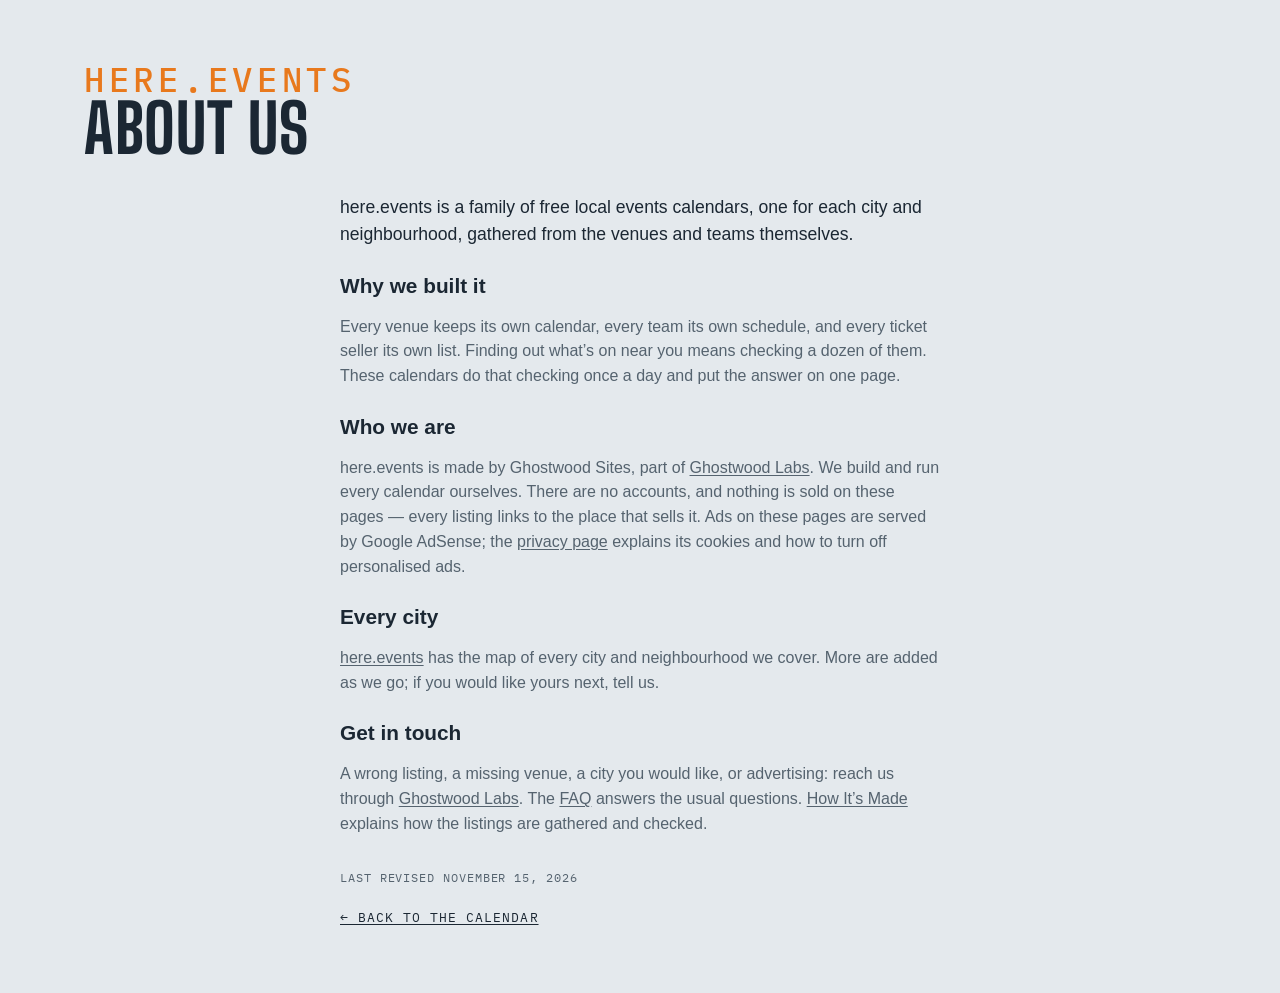
<file: site/about.html>
<!DOCTYPE html>
<html lang="en">
<head>
<meta charset="utf-8">
<meta name="viewport" content="width=device-width, initial-scale=1, viewport-fit=cover">
<meta name="theme-color" media="(prefers-color-scheme: light)" content="#edf1f4">
<meta name="theme-color" media="(prefers-color-scheme: dark)" content="#141a20">
<script>
  try {
    var t = localStorage.getItem('lqa-theme');
    var PHONE = '(max-width: 640px), (pointer: coarse) and (max-height: 500px)';
    if ((t === 'light' || t === 'dark') && !matchMedia(PHONE).matches) document.documentElement.dataset.theme = t;
  } catch (e) { /* no storage — system it is */ }
</script>
<title>About Us — here.events</title>
<meta name="description" content="About here.events: free local events calendars for each city and neighbourhood, gathered from the venues and teams themselves.">
<link rel="canonical" href="https://seattle.here.events/about.html">
<link rel="icon" href="favicon.svg" type="image/svg+xml">
<link rel="preconnect" href="https://fonts.googleapis.com">
<link rel="preconnect" href="https://fonts.gstatic.com" crossorigin>
<link href="https://fonts.googleapis.com/css2?family=Big+Shoulders:opsz,wght@10..72,500;10..72,700&family=IBM+Plex+Mono:wght@400;500&display=swap" rel="stylesheet">
<link rel="stylesheet" href="styles.css?v=__V__">
<script src="city.js?v=__V__"></script>
</head>
<body>

<!-- the Ghostwood Labs mark, drawn once; the masthead and the footer <use> it -->
<svg width="0" height="0" style="position:absolute" aria-hidden="true">
  <symbol id="gw-mark" viewBox="0 0 576 576">
    <g fill="none" stroke="currentColor" stroke-width="24" stroke-linecap="round" stroke-linejoin="round">
      <path d="M300.19 51.03A26 26 0 0 1 275.81 51.03L235.63 29.71A26 26 0 0 0 210.57 30.08L103.63 91.02A26 26 0 0 0 90.5 113.61L90.5 161.4A26 26 0 0 1 77.38 183.98L39.62 205.52A26 26 0 0 0 26.5 228.1L26.5 347.9A26 26 0 0 0 39.62 370.48L77.38 392.02A26 26 0 0 1 90.5 414.6L90.5 462.39A26 26 0 0 0 103.63 484.98L210.57 545.92A26 26 0 0 0 235.63 546.29L275.81 524.97A26 26 0 0 1 300.19 524.97L340.37 546.29A26 26 0 0 0 365.43 545.92L472.37 484.98A26 26 0 0 0 485.5 462.39L485.5 414.6A26 26 0 0 1 498.62 392.02L536.38 370.48A26 26 0 0 0 549.5 347.9L549.5 228.1A26 26 0 0 0 536.38 205.52L498.62 183.98A26 26 0 0 1 485.5 161.4L485.5 113.61A26 26 0 0 0 472.37 91.02L365.43 30.08A26 26 0 0 0 340.37 29.71L300.19 51.03Z"/>
      <path d="M288 57.5L288 177.5"/>
      <path d="M288 518.5L288 403.5"/>
      <path d="M90.5 176.5L144.63 204.58A26 26 0 0 0 169.19 204.26L209.58 181.92A26 26 0 0 0 223 159.17L223 101.5L158.5 137.5"/>
      <path d="M485.5 176.5L431.37 204.58A26 26 0 0 1 406.81 204.26L366.42 181.92A26 26 0 0 1 353 159.17L353 101.5L417.5 137.5"/>
      <path d="M157 211L157 287.5"/>
      <path d="M419 211L419 287.5"/>
      <path d="M90.5 399.5L144.63 371.42A26 26 0 0 1 169.19 371.74L209.58 394.08A26 26 0 0 1 223 416.83L223 474.5L158.5 438.5"/>
      <path d="M485.5 399.5L431.37 371.42A26 26 0 0 0 406.81 371.74L366.42 394.08A26 26 0 0 0 353 416.83L353 474.5L417.5 438.5"/>
      <path d="M26.5 288L92 325.5L92 250.5"/>
      <path d="M549.5 288L484 325.5L484 250.5"/>
    </g>
  </symbol>
</svg>

<!-- About us (Steve, 2026-10-29: "Create an about us section just to the left of FAQ, make it work
     the same"): one shared page for every city, word for word, like the FAQ. Styled by .ad-page. -->
<header class="masthead">
  <div class="masthead-text">
    <p class="eyebrow">here.events</p>
    <h1>About Us</h1>
  </div>
</header>
<main class="ad-page about-page">
  <p class="ad-lead">here.events is a family of free local events calendars, one for each city and neighbourhood, gathered from the venues and teams themselves.</p>

  <h2>Why we built it</h2>
  <p>Every venue keeps its own calendar, every team its own schedule, and every ticket seller its own list. Finding out what’s on near you means checking a dozen of them. These calendars do that checking once a day and put the answer on one page.</p>

  <h2>Who we are</h2>
  <p>here.events is made by Ghostwood Sites, part of <a href="https://ghostwoodlabs.com/" rel="noopener">Ghostwood Labs</a>. We build and run every calendar ourselves. There are no accounts, and nothing is sold on these pages — every listing links to the place that sells it. Ads on these pages are served by Google AdSense; the <a href="https://here.events/privacy/">privacy page</a> explains its cookies and how to turn off personalised ads.</p>

  <h2>Every city</h2>
  <p><a href="https://here.events/">here.events</a> has the map of every city and neighbourhood we cover. More are added as we go; if you would like yours next, tell us.</p>

  <h2>Get in touch</h2>
  <p>A wrong listing, a missing venue, a city you would like, or advertising: reach us through <a href="https://ghostwoodlabs.com/" rel="noopener">Ghostwood Labs</a>. The <a href="faq.html">FAQ</a> answers the usual questions. <a href="how.html">How It’s Made</a> explains how the listings are gathered and checked.</p>

  <p class="ad-revised">Last revised <time datetime="2026-11-15">November 15, 2026</time></p>
  <a class="ad-back" href="./">← Back to the calendar</a>
</main>
</body>
</html>
</file>
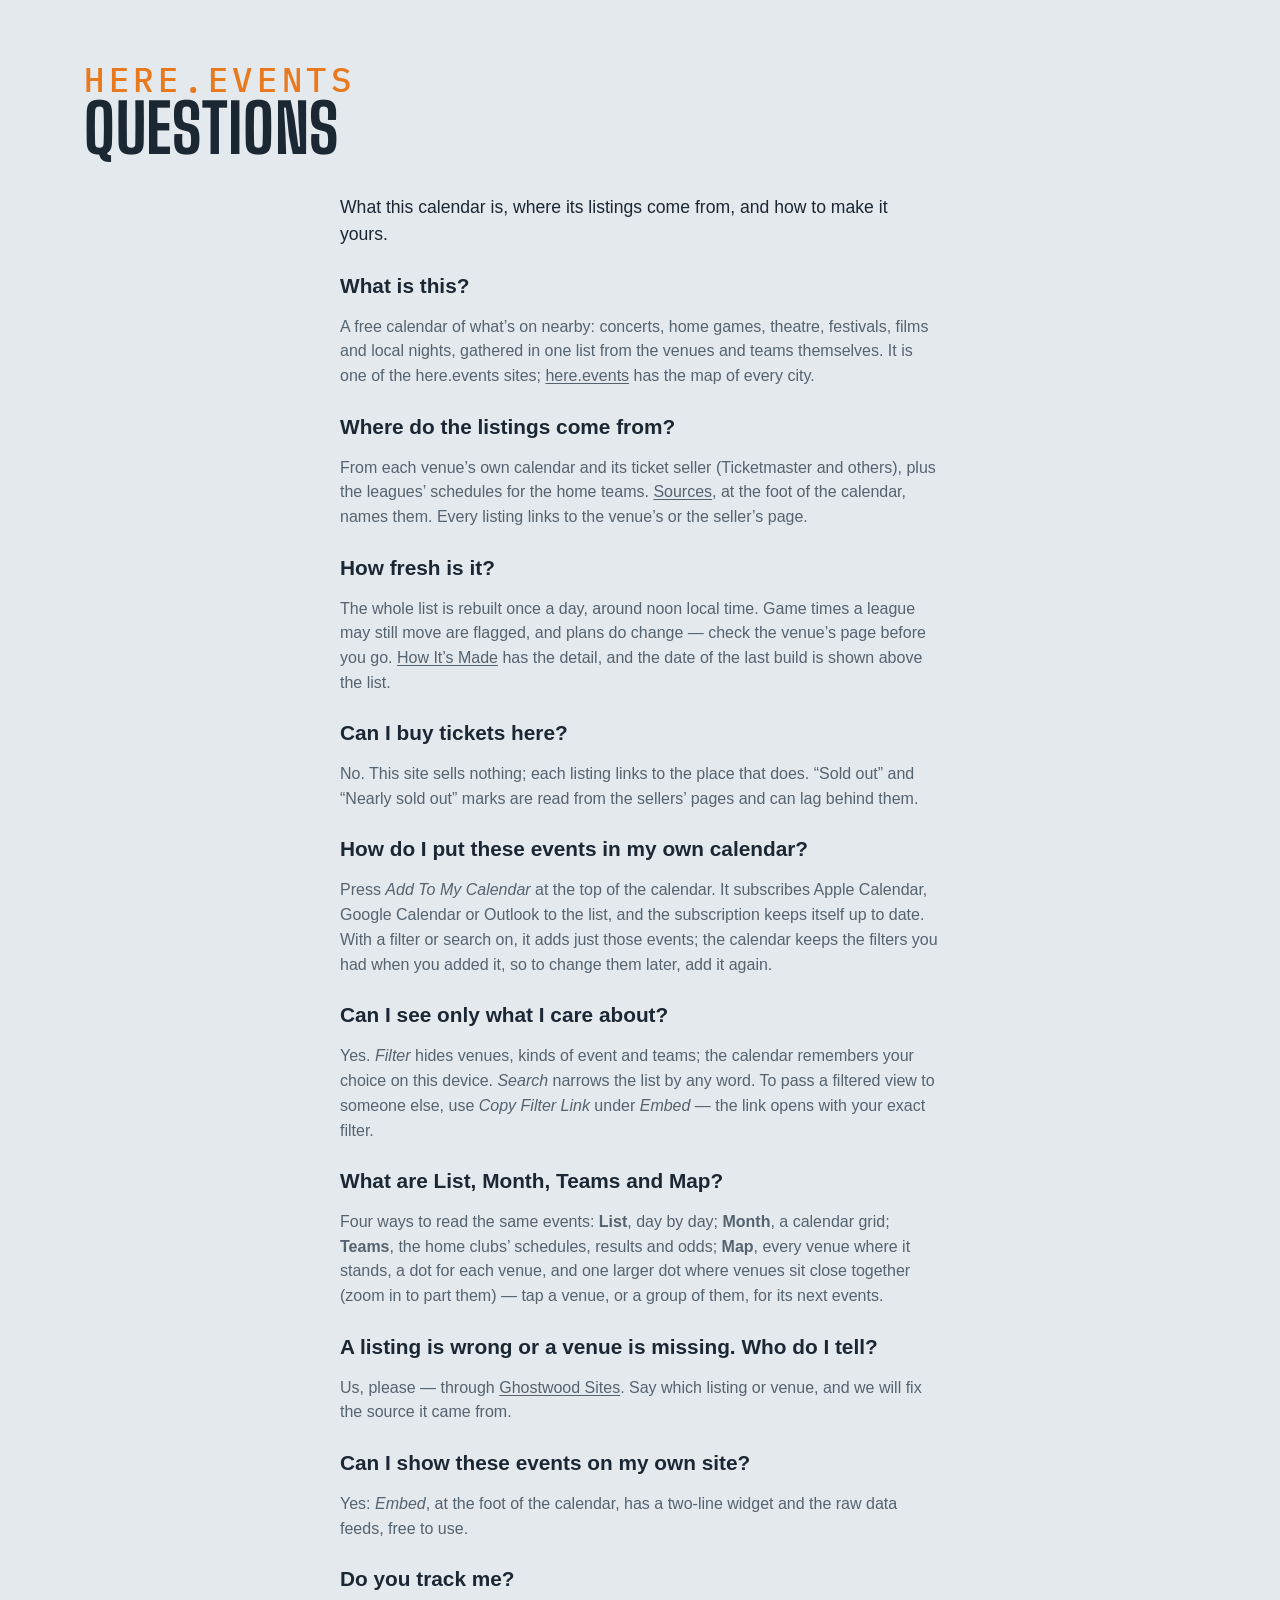
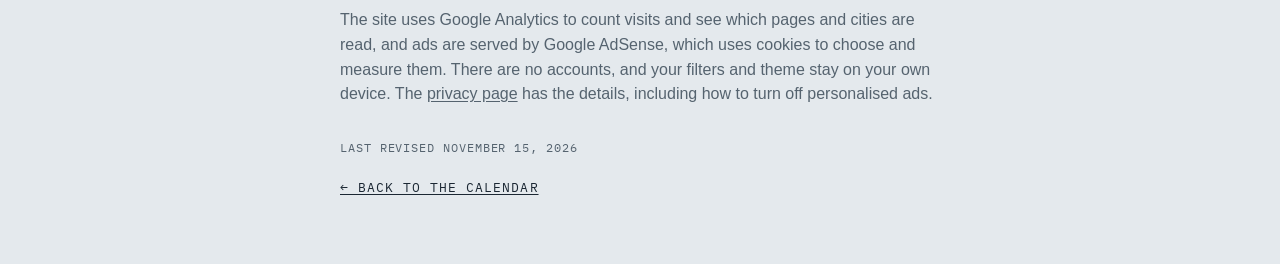
<file: site/faq.html>
<!DOCTYPE html>
<html lang="en">
<head>
<meta charset="utf-8">
<meta name="viewport" content="width=device-width, initial-scale=1, viewport-fit=cover">
<meta name="theme-color" media="(prefers-color-scheme: light)" content="#edf1f4">
<meta name="theme-color" media="(prefers-color-scheme: dark)" content="#141a20">
<script>
  try {
    var t = localStorage.getItem('lqa-theme');
    var PHONE = '(max-width: 640px), (pointer: coarse) and (max-height: 500px)';
    if ((t === 'light' || t === 'dark') && !matchMedia(PHONE).matches) document.documentElement.dataset.theme = t;
  } catch (e) { /* no storage — system it is */ }
</script>
<title>Questions — here.events</title>
<meta name="description" content="Questions about this events calendar: where the listings come from, how fresh they are, and how to put them in your own calendar.">
<link rel="canonical" href="https://seattle.here.events/faq.html">
<link rel="icon" href="favicon.svg" type="image/svg+xml">
<link rel="preconnect" href="https://fonts.googleapis.com">
<link rel="preconnect" href="https://fonts.gstatic.com" crossorigin>
<link href="https://fonts.googleapis.com/css2?family=Big+Shoulders:opsz,wght@10..72,500;10..72,700&family=IBM+Plex+Mono:wght@400;500&display=swap" rel="stylesheet">
<link rel="stylesheet" href="styles.css?v=__V__">
<script src="city.js?v=__V__"></script>
</head>
<body>

<!-- the Ghostwood Labs mark, drawn once; the masthead and the footer <use> it -->
<svg width="0" height="0" style="position:absolute" aria-hidden="true">
  <symbol id="gw-mark" viewBox="0 0 576 576">
    <g fill="none" stroke="currentColor" stroke-width="24" stroke-linecap="round" stroke-linejoin="round">
      <path d="M300.19 51.03A26 26 0 0 1 275.81 51.03L235.63 29.71A26 26 0 0 0 210.57 30.08L103.63 91.02A26 26 0 0 0 90.5 113.61L90.5 161.4A26 26 0 0 1 77.38 183.98L39.62 205.52A26 26 0 0 0 26.5 228.1L26.5 347.9A26 26 0 0 0 39.62 370.48L77.38 392.02A26 26 0 0 1 90.5 414.6L90.5 462.39A26 26 0 0 0 103.63 484.98L210.57 545.92A26 26 0 0 0 235.63 546.29L275.81 524.97A26 26 0 0 1 300.19 524.97L340.37 546.29A26 26 0 0 0 365.43 545.92L472.37 484.98A26 26 0 0 0 485.5 462.39L485.5 414.6A26 26 0 0 1 498.62 392.02L536.38 370.48A26 26 0 0 0 549.5 347.9L549.5 228.1A26 26 0 0 0 536.38 205.52L498.62 183.98A26 26 0 0 1 485.5 161.4L485.5 113.61A26 26 0 0 0 472.37 91.02L365.43 30.08A26 26 0 0 0 340.37 29.71L300.19 51.03Z"/>
      <path d="M288 57.5L288 177.5"/>
      <path d="M288 518.5L288 403.5"/>
      <path d="M90.5 176.5L144.63 204.58A26 26 0 0 0 169.19 204.26L209.58 181.92A26 26 0 0 0 223 159.17L223 101.5L158.5 137.5"/>
      <path d="M485.5 176.5L431.37 204.58A26 26 0 0 1 406.81 204.26L366.42 181.92A26 26 0 0 1 353 159.17L353 101.5L417.5 137.5"/>
      <path d="M157 211L157 287.5"/>
      <path d="M419 211L419 287.5"/>
      <path d="M90.5 399.5L144.63 371.42A26 26 0 0 1 169.19 371.74L209.58 394.08A26 26 0 0 1 223 416.83L223 474.5L158.5 438.5"/>
      <path d="M485.5 399.5L431.37 371.42A26 26 0 0 0 406.81 371.74L366.42 394.08A26 26 0 0 0 353 416.83L353 474.5L417.5 438.5"/>
      <path d="M26.5 288L92 325.5L92 250.5"/>
      <path d="M549.5 288L484 325.5L484 250.5"/>
    </g>
  </symbol>
</svg>

<!-- The FAQ (Steve, 2026-10-28, queued "creating a FAQ page"): one shared page for
     every city, word for word, "here.events" over the heading on every site (Steve,
     2026-10-29: "FAQ doesn't need the city/neighboorhood"). Styled by .ad-page in styles.css, like Advertise. -->
<header class="masthead">
  <div class="masthead-text">
    <p class="eyebrow">here.events</p>
    <h1>Questions</h1>
  </div>
</header>
<main class="ad-page faq-page">
  <p class="ad-lead">What this calendar is, where its listings come from, and how to make it yours.</p>

  <h2>What is this?</h2>
  <p>A free calendar of what’s on nearby: concerts, home games, theatre, festivals, films and local nights, gathered in one list from the venues and teams themselves. It is one of the here.events sites; <a href="https://here.events/">here.events</a> has the map of every city.</p>

  <h2>Where do the listings come from?</h2>
  <p>From each venue’s own calendar and its ticket seller (Ticketmaster and others), plus the leagues’ schedules for the home teams. <a href="sources.html">Sources</a>, at the foot of the calendar, names them. Every listing links to the venue’s or the seller’s page.</p>

  <h2>How fresh is it?</h2>
  <p>The whole list is rebuilt once a day, around noon local time. Game times a league may still move are flagged, and plans do change — check the venue’s page before you go. <a href="how.html">How It’s Made</a> has the detail, and the date of the last build is shown above the list.</p>

  <h2>Can I buy tickets here?</h2>
  <p>No. This site sells nothing; each listing links to the place that does. “Sold out” and “Nearly sold out” marks are read from the sellers’ pages and can lag behind them.</p>

  <h2>How do I put these events in my own calendar?</h2>
  <p>Press <em>Add To My Calendar</em> at the top of the calendar. It subscribes Apple Calendar, Google Calendar or Outlook to the list, and the subscription keeps itself up to date. With a filter or search on, it adds just those events; the calendar keeps the filters you had when you added it, so to change them later, add it again.</p>

  <h2>Can I see only what I care about?</h2>
  <p>Yes. <em>Filter</em> hides venues, kinds of event and teams; the calendar remembers your choice on this device. <em>Search</em> narrows the list by any word. To pass a filtered view to someone else, use <em>Copy Filter Link</em> under <em>Embed</em> — the link opens with your exact filter.</p>

  <h2>What are List, Month, Teams and Map?</h2>
  <p>Four ways to read the same events: <strong>List</strong>, day by day; <strong>Month</strong>, a calendar grid; <strong>Teams</strong>, the home clubs’ schedules, results and odds; <strong>Map</strong>, every venue where it stands, a dot for each venue, and one larger dot where venues sit close together (zoom in to part them) — tap a venue, or a group of them, for its next events.</p>

  <h2>A listing is wrong or a venue is missing. Who do I tell?</h2>
  <p>Us, please — through <a href="https://ghostwoodlabs.com/" rel="noopener">Ghostwood Sites</a>. Say which listing or venue, and we will fix the source it came from.</p>

  <h2>Can I show these events on my own site?</h2>
  <p>Yes: <em>Embed</em>, at the foot of the calendar, has a two-line widget and the raw data feeds, free to use.</p>

  <h2>Do you track me?</h2>
  <p>The site uses Google Analytics to count visits and see which pages and cities are read, and ads are served by Google AdSense, which uses cookies to choose and measure them. There are no accounts, and your filters and theme stay on your own device. The <a href="https://here.events/privacy/">privacy page</a> has the details, including how to turn off personalised ads.</p>

  <p class="ad-revised">Last revised <time datetime="2026-11-15">November 15, 2026</time></p>
  <a class="ad-back" href="./">← Back to the calendar</a>
</main>
</body>
</html>
</file>
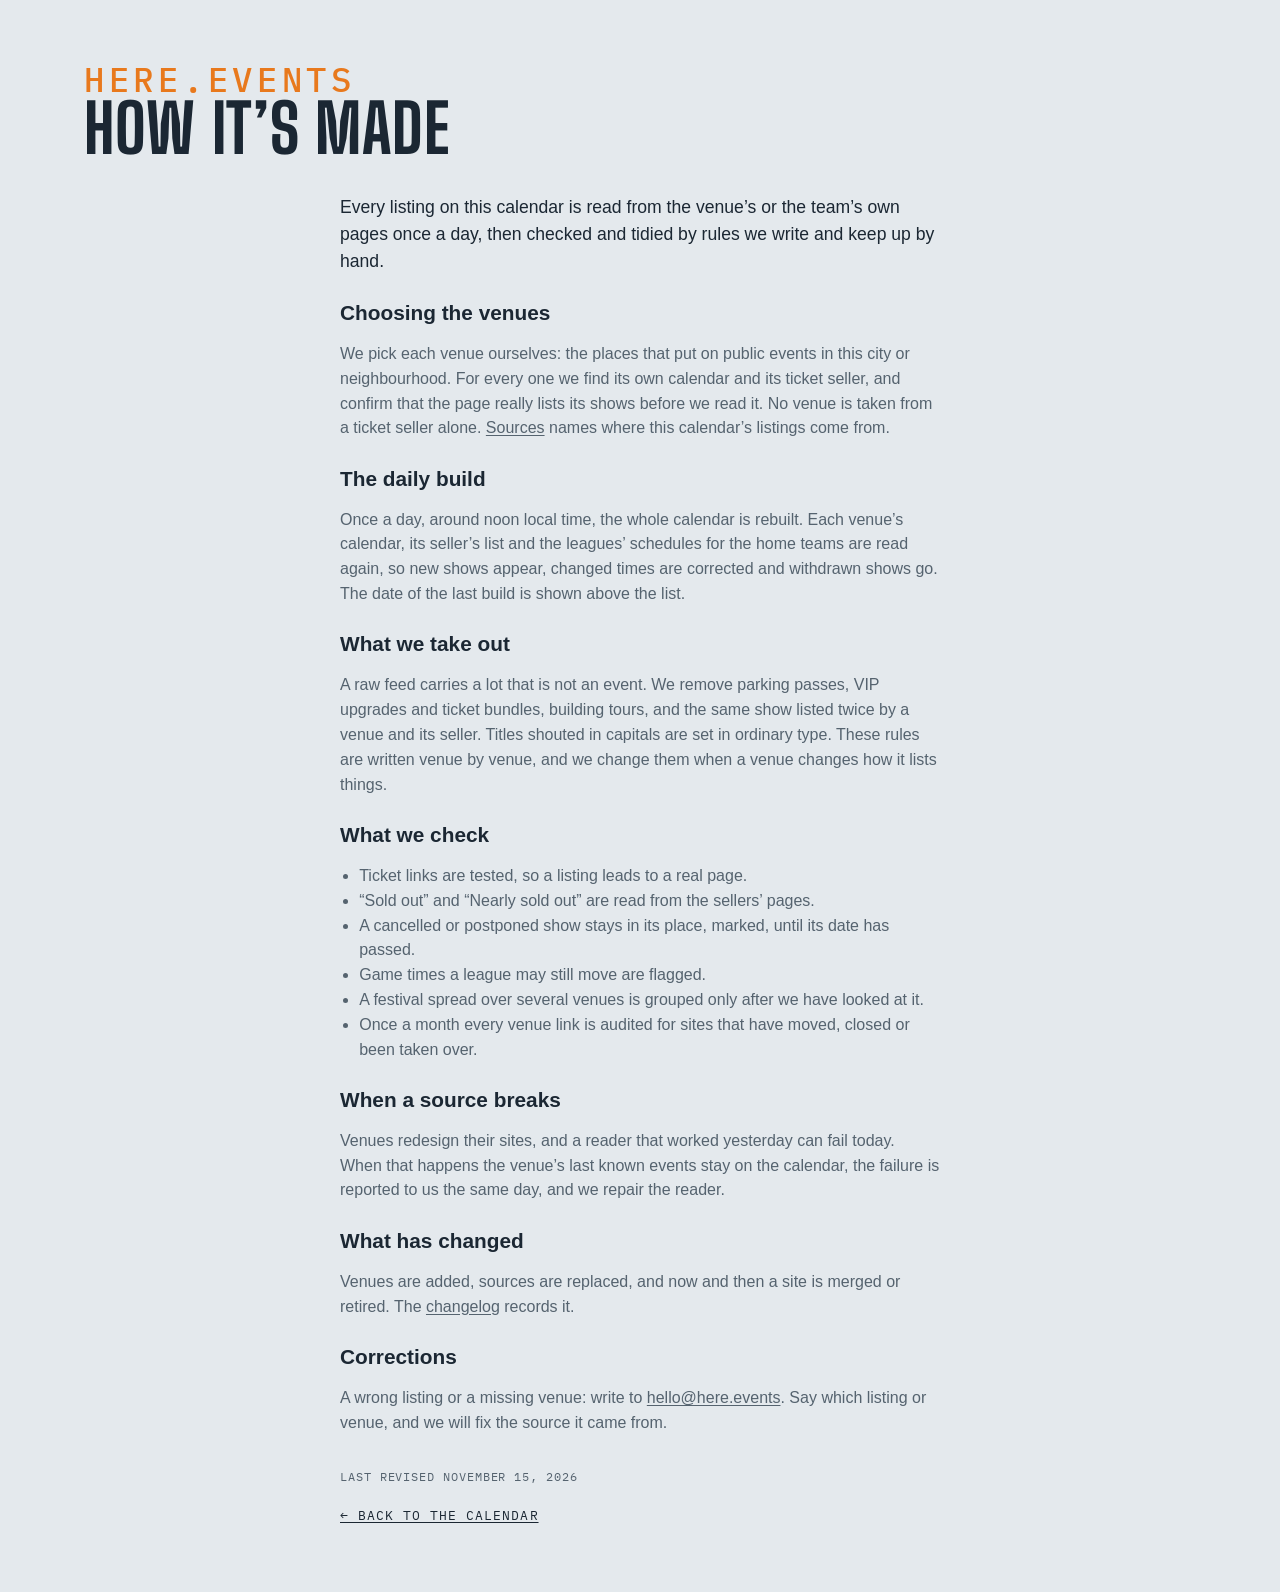
<file: site/how.html>
<!DOCTYPE html>
<html lang="en">
<head>
<meta charset="utf-8">
<meta name="viewport" content="width=device-width, initial-scale=1, viewport-fit=cover">
<meta name="theme-color" media="(prefers-color-scheme: light)" content="#edf1f4">
<meta name="theme-color" media="(prefers-color-scheme: dark)" content="#141a20">
<script>
  try {
    var t = localStorage.getItem('lqa-theme');
    var PHONE = '(max-width: 640px), (pointer: coarse) and (max-height: 500px)';
    if ((t === 'light' || t === 'dark') && !matchMedia(PHONE).matches) document.documentElement.dataset.theme = t;
  } catch (e) {}
</script>
<title>How This Calendar Is Made — here.events</title>
<meta name="description" content="How the here.events calendars are made: which venues are chosen, what is read each day, what is taken out by hand, and what is checked before a listing is published.">
<link rel="canonical" href="https://seattle.here.events/how.html">
<link rel="icon" href="favicon.svg" type="image/svg+xml">
<link rel="preconnect" href="https://fonts.googleapis.com">
<link rel="preconnect" href="https://fonts.gstatic.com" crossorigin>
<link href="https://fonts.googleapis.com/css2?family=Big+Shoulders:opsz,wght@10..72,500;10..72,700&family=IBM+Plex+Mono:wght@400;500&display=swap" rel="stylesheet">
<link rel="stylesheet" href="styles.css?v=__V__">
<script src="city.js?v=__V__"></script>
</head>
<body>

<svg width="0" height="0" style="position:absolute" aria-hidden="true">
  <symbol id="gw-mark" viewBox="0 0 576 576">
    <g fill="none" stroke="currentColor" stroke-width="24" stroke-linecap="round" stroke-linejoin="round">
      <path d="M300.19 51.03A26 26 0 0 1 275.81 51.03L235.63 29.71A26 26 0 0 0 210.57 30.08L103.63 91.02A26 26 0 0 0 90.5 113.61L90.5 161.4A26 26 0 0 1 77.38 183.98L39.62 205.52A26 26 0 0 0 26.5 228.1L26.5 347.9A26 26 0 0 0 39.62 370.48L77.38 392.02A26 26 0 0 1 90.5 414.6L90.5 462.39A26 26 0 0 0 103.63 484.98L210.57 545.92A26 26 0 0 0 235.63 546.29L275.81 524.97A26 26 0 0 1 300.19 524.97L340.37 546.29A26 26 0 0 0 365.43 545.92L472.37 484.98A26 26 0 0 0 485.5 462.39L485.5 414.6A26 26 0 0 1 498.62 392.02L536.38 370.48A26 26 0 0 0 549.5 347.9L549.5 228.1A26 26 0 0 0 536.38 205.52L498.62 183.98A26 26 0 0 1 485.5 161.4L485.5 113.61A26 26 0 0 0 472.37 91.02L365.43 30.08A26 26 0 0 0 340.37 29.71L300.19 51.03Z"/>
      <path d="M288 57.5L288 177.5"/>
      <path d="M288 518.5L288 403.5"/>
      <path d="M90.5 176.5L144.63 204.58A26 26 0 0 0 169.19 204.26L209.58 181.92A26 26 0 0 0 223 159.17L223 101.5L158.5 137.5"/>
      <path d="M485.5 176.5L431.37 204.58A26 26 0 0 1 406.81 204.26L366.42 181.92A26 26 0 0 1 353 159.17L353 101.5L417.5 137.5"/>
      <path d="M157 211L157 287.5"/>
      <path d="M419 211L419 287.5"/>
      <path d="M90.5 399.5L144.63 371.42A26 26 0 0 1 169.19 371.74L209.58 394.08A26 26 0 0 1 223 416.83L223 474.5L158.5 438.5"/>
      <path d="M485.5 399.5L431.37 371.42A26 26 0 0 0 406.81 371.74L366.42 394.08A26 26 0 0 0 353 416.83L353 474.5L417.5 438.5"/>
      <path d="M26.5 288L92 325.5L92 250.5"/>
      <path d="M549.5 288L484 325.5L484 250.5"/>
    </g>
  </symbol>
</svg>

<header class="masthead">
  <div class="masthead-text">
    <p class="eyebrow">here.events</p>
    <h1>How It’s Made</h1>
  </div>
</header>
<main class="ad-page how-page">
  <p class="ad-lead">Every listing on this calendar is read from the venue’s or the team’s own pages once a day, then checked and tidied by rules we write and keep up by hand.</p>

  <h2>Choosing the venues</h2>
  <p>We pick each venue ourselves: the places that put on public events in this city or neighbourhood. For every one we find its own calendar and its ticket seller, and confirm that the page really lists its shows before we read it. No venue is taken from a ticket seller alone. <a href="sources.html">Sources</a> names where this calendar’s listings come from.</p>

  <h2>The daily build</h2>
  <p>Once a day, around noon local time, the whole calendar is rebuilt. Each venue’s calendar, its seller’s list and the leagues’ schedules for the home teams are read again, so new shows appear, changed times are corrected and withdrawn shows go. The date of the last build is shown above the list.</p>

  <h2>What we take out</h2>
  <p>A raw feed carries a lot that is not an event. We remove parking passes, VIP upgrades and ticket bundles, building tours, and the same show listed twice by a venue and its seller. Titles shouted in capitals are set in ordinary type. These rules are written venue by venue, and we change them when a venue changes how it lists things.</p>

  <h2>What we check</h2>
  <ul>
    <li>Ticket links are tested, so a listing leads to a real page.</li>
    <li>“Sold out” and “Nearly sold out” are read from the sellers’ pages.</li>
    <li>A cancelled or postponed show stays in its place, marked, until its date has passed.</li>
    <li>Game times a league may still move are flagged.</li>
    <li>A festival spread over several venues is grouped only after we have looked at it.</li>
    <li>Once a month every venue link is audited for sites that have moved, closed or been taken over.</li>
  </ul>

  <h2>When a source breaks</h2>
  <p>Venues redesign their sites, and a reader that worked yesterday can fail today. When that happens the venue’s last known events stay on the calendar, the failure is reported to us the same day, and we repair the reader.</p>

  <h2>What has changed</h2>
  <p>Venues are added, sources are replaced, and now and then a site is merged or retired. The <a href="https://here.events/changelog/">changelog</a> records it.</p>

  <h2>Corrections</h2>
  <p>A wrong listing or a missing venue: write to <a href="mailto:hello@here.events">hello@here.events</a>. Say which listing or venue, and we will fix the source it came from.</p>

  <p class="ad-revised">Last revised <time datetime="2026-11-15">November 15, 2026</time></p>
  <a class="ad-back" href="./">← Back to the calendar</a>
</main>
</body>
</html>
</file>
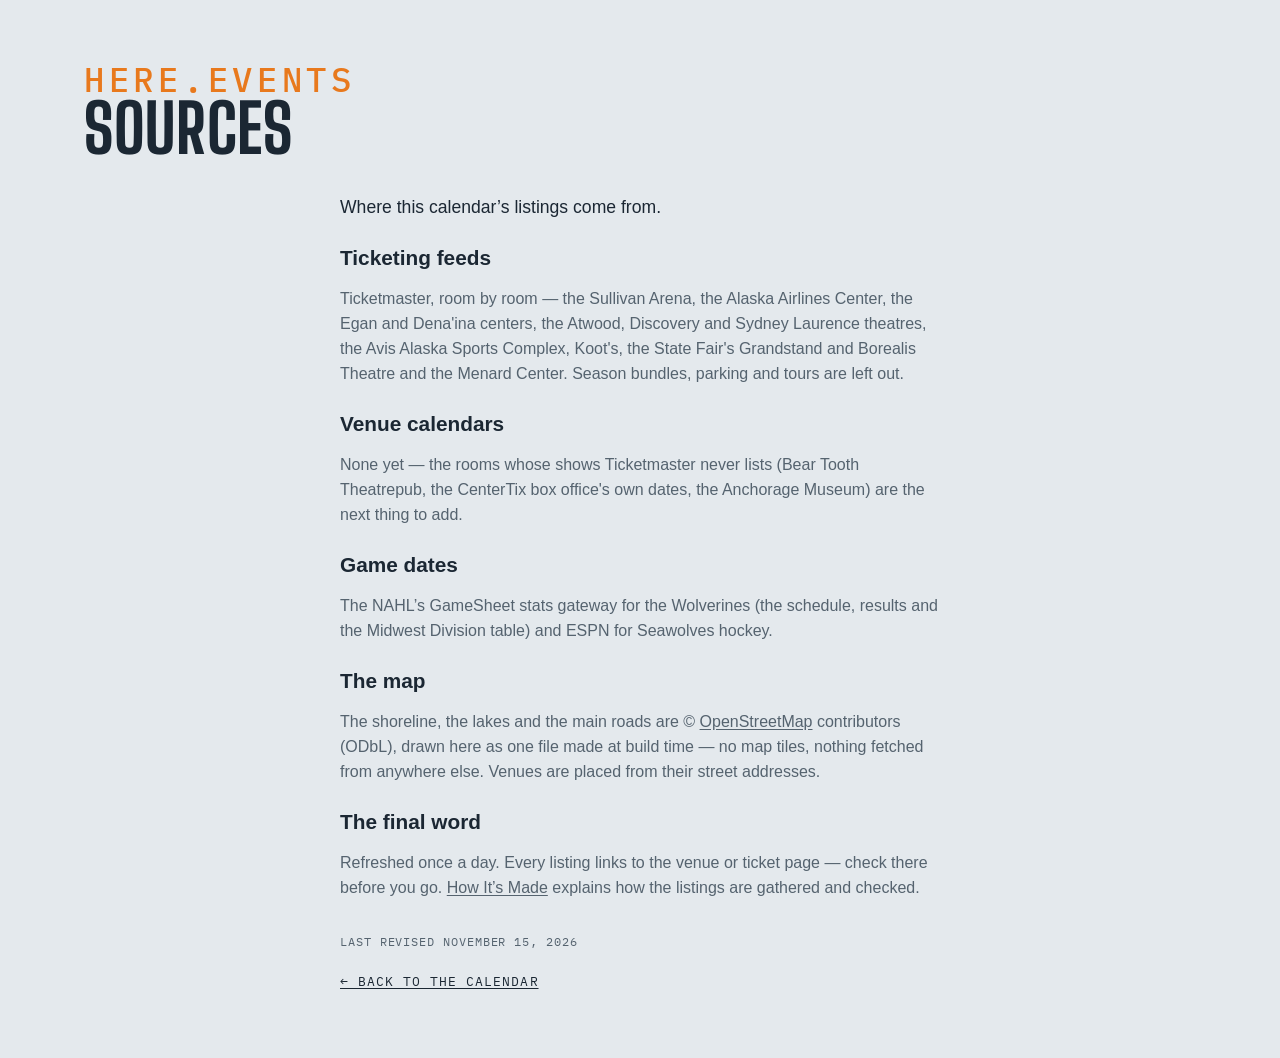
<file: site/sources.html>
<!DOCTYPE html>
<html lang="en">
<head>
<meta charset="utf-8">
<meta name="viewport" content="width=device-width, initial-scale=1, viewport-fit=cover">
<meta name="theme-color" media="(prefers-color-scheme: light)" content="#edf1f4">
<meta name="theme-color" media="(prefers-color-scheme: dark)" content="#141a20">
<script>
  try {
    var t = localStorage.getItem('lqa-theme');
    var PHONE = '(max-width: 640px), (pointer: coarse) and (max-height: 500px)';
    if ((t === 'light' || t === 'dark') && !matchMedia(PHONE).matches) document.documentElement.dataset.theme = t;
  } catch (e) { /* no storage — system it is */ }
</script>
<title>Sources — here.events</title>
<meta name="description" content="Where this events calendar’s listings come from: the ticket sellers, the venues’ own calendars and the leagues’ schedules.">
<link rel="icon" href="favicon.svg" type="image/svg+xml">
<link rel="preconnect" href="https://fonts.googleapis.com">
<link rel="preconnect" href="https://fonts.gstatic.com" crossorigin>
<link href="https://fonts.googleapis.com/css2?family=Big+Shoulders:opsz,wght@10..72,500;10..72,700&family=IBM+Plex+Mono:wght@400;500&display=swap" rel="stylesheet">
<link rel="stylesheet" href="styles.css?v=__V__">
<script src="city.js?v=__V__"></script>
</head>
<body>

<!-- the Ghostwood Labs mark, drawn once; the masthead and the footer <use> it -->
<svg width="0" height="0" style="position:absolute" aria-hidden="true">
  <symbol id="gw-mark" viewBox="0 0 576 576">
    <g fill="none" stroke="currentColor" stroke-width="24" stroke-linecap="round" stroke-linejoin="round">
      <path d="M300.19 51.03A26 26 0 0 1 275.81 51.03L235.63 29.71A26 26 0 0 0 210.57 30.08L103.63 91.02A26 26 0 0 0 90.5 113.61L90.5 161.4A26 26 0 0 1 77.38 183.98L39.62 205.52A26 26 0 0 0 26.5 228.1L26.5 347.9A26 26 0 0 0 39.62 370.48L77.38 392.02A26 26 0 0 1 90.5 414.6L90.5 462.39A26 26 0 0 0 103.63 484.98L210.57 545.92A26 26 0 0 0 235.63 546.29L275.81 524.97A26 26 0 0 1 300.19 524.97L340.37 546.29A26 26 0 0 0 365.43 545.92L472.37 484.98A26 26 0 0 0 485.5 462.39L485.5 414.6A26 26 0 0 1 498.62 392.02L536.38 370.48A26 26 0 0 0 549.5 347.9L549.5 228.1A26 26 0 0 0 536.38 205.52L498.62 183.98A26 26 0 0 1 485.5 161.4L485.5 113.61A26 26 0 0 0 472.37 91.02L365.43 30.08A26 26 0 0 0 340.37 29.71L300.19 51.03Z"/>
      <path d="M288 57.5L288 177.5"/>
      <path d="M288 518.5L288 403.5"/>
      <path d="M90.5 176.5L144.63 204.58A26 26 0 0 0 169.19 204.26L209.58 181.92A26 26 0 0 0 223 159.17L223 101.5L158.5 137.5"/>
      <path d="M485.5 176.5L431.37 204.58A26 26 0 0 1 406.81 204.26L366.42 181.92A26 26 0 0 1 353 159.17L353 101.5L417.5 137.5"/>
      <path d="M157 211L157 287.5"/>
      <path d="M419 211L419 287.5"/>
      <path d="M90.5 399.5L144.63 371.42A26 26 0 0 1 169.19 371.74L209.58 394.08A26 26 0 0 1 223 416.83L223 474.5L158.5 438.5"/>
      <path d="M485.5 399.5L431.37 371.42A26 26 0 0 0 406.81 371.74L366.42 394.08A26 26 0 0 0 353 416.83L353 474.5L417.5 438.5"/>
      <path d="M26.5 288L92 325.5L92 250.5"/>
      <path d="M549.5 288L484 325.5L484 250.5"/>
    </g>
  </symbol>
</svg>

<!-- The sources (Steve, 2026-10-29: "make it work like FAQ"): moved here from the footer's
     floating panel. "here.events" over the heading like the FAQ, but the text below is this
     city's own — each city keeps its own sources.html. Styled by .ad-page in styles.css. -->
<header class="masthead">
  <div class="masthead-text">
    <p class="eyebrow">here.events</p>
    <h1>Sources</h1>
  </div>
</header>
<main class="ad-page sources-page">
  <p class="ad-lead">Where this calendar’s listings come from.</p>

  <h2>Ticketing feeds</h2>
  <p>Ticketmaster, room by room — the Sullivan Arena, the Alaska Airlines Center, the Egan and Dena'ina centers, the Atwood, Discovery and Sydney Laurence theatres, the Avis Alaska Sports Complex, Koot's, the State Fair's Grandstand and Borealis Theatre and the Menard Center. Season bundles, parking and tours are left out.</p>

  <h2>Venue calendars</h2>
  <p>None yet — the rooms whose shows Ticketmaster never lists (Bear Tooth Theatrepub, the CenterTix box office's own dates, the Anchorage Museum) are the next thing to add.</p>

  <h2>Game dates</h2>
  <p>The NAHL’s GameSheet stats gateway for the Wolverines (the schedule, results and the Midwest Division table) and ESPN for Seawolves hockey.</p>

  <h2>The map</h2>
  <p>The shoreline, the lakes and the main roads are © <a href="https://www.openstreetmap.org/copyright" target="_blank" rel="noopener">OpenStreetMap</a> contributors (ODbL), drawn here as one file made at build time — no map tiles, nothing fetched from anywhere else. Venues are placed from their street addresses.</p>

  <h2>The final word</h2>
  <p>Refreshed once a day. Every listing links to the venue or ticket page — check there before you go. <a href="how.html">How It’s Made</a> explains how the listings are gathered and checked.</p>

  <p class="ad-revised">Last revised <time datetime="2026-11-15">November 15, 2026</time></p>
  <a class="ad-back" href="./">← Back to the calendar</a>
</main>
</body>
</html>
</file>
<file: site/styles.css>
/* Lower Queen Anne Events — overcast-sky palette, marquee display type. */

:root {
  --sky: #e4e9ed;        /* overcast paper (a step down from #edf1f4, Steve 2026-10-12: "a little less glaring") */
  --mist: #f7f9fb;       /* card surface (was pure white) */
  --ink: #1b2733;        /* Puget ink */
  --ink-soft: #55636f;
  --ink-bright: #1b2733; /* the logo: pure white in the dark palette, ink here */
  --line: #c3ccd4;
  --gold: #e8791d;       /* Space Needle "Galaxy Gold" */
  --gold-soft: #fbe9d8;
  /* Color coding is muted (a step back from the pure primaries) and each
     group keeps to its own family so a dot or stripe reads as what it is:
     venues are cool (blue → violet → teal), event types are warm (yellow →
     orange → red → pink). */
  /* venue hues (chips, grid ticks, agenda tags): a sweep from teal through
     blue and violet to magenta, neighbors alternating light and dark */
  /* all three families sit a step back from the pure primaries: the same
     hues, less glare, so the stripes and ticks read after the titles */
  --v-sullivan: #9e442e; --v-aac: #9e7c2e; --v-egan: #889e2e; --v-denaina: #509e2e; --v-atwood: #2e9e44; --v-discovery: #2e9e7c;
  --v-sydney: #2e889e; --v-avis: #2e509e; --v-koots: #442e9e; --v-grandstand: #7c2e9e; --v-borealis: #9e2e88; --v-menard: #9e2e50;
  --v-beartooth: #9e5e2e; --v-49th: #6e9e2e; --v-mulcahy: #2e9e5e;
  --venue-text: 72%;     /* how much of the venue hue the card's venue label keeps (light mode) */
  --tint: 26%;           /* the venue wash behind a series card (light mode; 13% in the dark palette) */
  --row-a: #f3f6f8; --row-b: #d6dde3; /* the list's rows alternate light and dark grey; only a series keeps its venue's hue (Steve, 2026-10-20) */
  /* event-type hues (calendar ticks, agenda right edge): concerts salmon and
     arts crimson keep clear of the brand orange; movies slate = "quiet" */
  --t-concert: #d9664f;
  --t-sports: #d4b106;
  --t-arts: #b8303f;
  --t-movie: #7a8a99;
  --t-community: #d63f9c;
  --t-expo: #2a9d8f;      /* conventions & expos: turquoise, the one hue the types didn't use */
  --t-bar: #c28a12;       /* bar nights: amber, an ale between the sports yellow and concert salmon */
  --alert: #e02b26;       /* cancelled / postponed notes: plain bright red */
  --barh-base: 3.4rem;   /* the pinned filter bar's height (chips 2.25rem + padding) */
  --titleh: 1.7rem;      /* the bar's title line (1.2rem + .5rem gap), added while scrolled */
  --barh: var(--barh-base); /* what the sticky things below the bar offset by */
  --rule: color-mix(in srgb, var(--line), var(--ink-soft)); /* list dividers: a step brighter than --line */
  /* the scorebug (the live game block, .tf-bug): a light panel in this theme, the broadcast's charcoal in the dark one (Steve, 2026-10-12: the charcoal panel on the light card looked bad) */
  --bug-bg: #f9fafb; --bug-frame: #c9d2da; --bug-ink: #1b2733; --bug-soft: #55636f; --bug-dim: #7c8894; --bug-rowline: #d5dce3; --bug-off: #b3bcc5; --bug-muted: #6b7784; --bug-score-bg: #ffffff; --bug-shadow: rgba(15, 25, 35, .10); --bug-redzone: #c8261f;
  --bug-bw: 1px; --frame: var(--line); --frame-w: 1px; /* the game block's frame and the bug's rules: hairlines in the card's line colour here, the 2px broadcast frame in the dark theme (Steve, 2026-10-12: "soften … the borders in general") */
  --cell-mix: 22%; --cell-ink: var(--ink); --cell-bar: 4px; --cell-shadow: none; /* the bug's team cells: a wash of the club colour with a bar of it at the left and ink type, instead of the solid cell ("soften the colors here") */
  --tick-mix: var(--ink); --tick-pct: 65%; /* the refresh countdown ring: the club's colour mixed toward ink here, toward white on the dark ground (the mix itself is written in the .tf-refresh rule: a token holding var(--team-2) would resolve here on :root, where no club colour exists, and come out empty) */
  --dot: color-mix(in srgb, var(--ink-soft) 40%, transparent); /* the dotted underline under the watch strip's links */
  --display: "Big Shoulders", "Arial Narrow", sans-serif;
  --body: -apple-system, BlinkMacSystemFont, "Segoe UI", "Helvetica Neue", sans-serif;
  --mono: "IBM Plex Mono", ui-monospace, Menlo, monospace;
}
/* Dark palette. Applies when the system prefers dark and the visitor hasn't
   picked Light, or whenever they've picked Dark (the toggle sets
   data-theme on <html>; "system" leaves it unset). The two blocks must
   stay identical — CSS has no way to give one ruleset two unrelated
   conditions. */
@media (prefers-color-scheme: dark) {
  :root:not([data-theme="light"]) {
    color-scheme: dark;
    --sky: #141a20; --mist: #1d252e; --ink: #e8edf1; --ink-soft: #9aa7b2; --ink-bright: #ffffff;
    --line: #333f4a; --gold: #f08a33; --gold-soft: #3a2a1a;
    --v-sullivan: #ea9a86; --v-aac: #eacc86; --v-egan: #d6ea86; --v-denaina: #a4ea86; --v-atwood: #86ea9a; --v-discovery: #86eacc;
    --v-sydney: #86d6ea; --v-avis: #86a4ea; --v-koots: #9a86ea; --v-grandstand: #cc86ea; --v-borealis: #ea86d6; --v-menard: #ea86a4;
    --v-beartooth: #eab486; --v-49th: #b4ea86; --v-mulcahy: #86eab4;
    --venue-text: 100%; --tint: 13%;
    --row-a: #1e252c; --row-b: #2c343c;
    --t-concert: #f0806a; --t-sports: #f2d21b; --t-arts: #d63a4f;
    --t-movie: #8b9db0; --t-community: #e660a8; --t-expo: #4fd1c5; --t-bar: #e3ad3c; --alert: #ff4b3e;
    --bug-bg: #2b2d30; --bug-frame: #c9cdd2; --bug-ink: #f4f4f4; --bug-soft: #d5d8dc; --bug-dim: #b9bec4; --bug-rowline: #5c6167; --bug-off: #6a6d72; --bug-muted: #4a4f56; --bug-score-bg: #fafafa; --bug-shadow: rgba(0, 0, 0, .35); --bug-redzone: #ff7b7b;
  --bug-bw: 2px; --frame: var(--ink-soft); --frame-w: 2px; --cell-mix: 100%; --cell-ink: #fff; --cell-bar: 0px; --cell-shadow: 0 1px 2px rgba(0, 0, 0, .5);
    --bug-bw: 2px; --frame: var(--ink-soft); --frame-w: 2px; --cell-mix: 100%; --cell-ink: #fff; --cell-bar: 0px; --cell-shadow: 0 1px 2px rgba(0, 0, 0, .5);
    --tick-mix: white; --tick-pct: 45%;
    --dot: color-mix(in srgb, var(--ink-soft) 60%, transparent);
  }
}
:root[data-theme="dark"] {
  color-scheme: dark;
  --sky: #141a20; --mist: #1d252e; --ink: #e8edf1; --ink-soft: #9aa7b2; --ink-bright: #ffffff;
  --line: #333f4a; --gold: #f08a33; --gold-soft: #3a2a1a;
  --v-sullivan: #ea9a86; --v-aac: #eacc86; --v-egan: #d6ea86; --v-denaina: #a4ea86; --v-atwood: #86ea9a; --v-discovery: #86eacc;
  --v-sydney: #86d6ea; --v-avis: #86a4ea; --v-koots: #9a86ea; --v-grandstand: #cc86ea; --v-borealis: #ea86d6; --v-menard: #ea86a4;
  --v-beartooth: #eab486; --v-49th: #b4ea86; --v-mulcahy: #86eab4;
  --venue-text: 100%; --tint: 13%;
  --row-a: #1e252c; --row-b: #2c343c;
  --t-concert: #f0806a; --t-sports: #f2d21b; --t-arts: #d63a4f;
  --t-movie: #8b9db0; --t-community: #e660a8; --t-expo: #4fd1c5; --t-bar: #e3ad3c; --alert: #ff4b3e;
  --bug-bg: #2b2d30; --bug-frame: #c9cdd2; --bug-ink: #f4f4f4; --bug-soft: #d5d8dc; --bug-dim: #b9bec4; --bug-rowline: #5c6167; --bug-off: #6a6d72; --bug-muted: #4a4f56; --bug-score-bg: #fafafa; --bug-shadow: rgba(0, 0, 0, .35); --bug-redzone: #ff7b7b;
  --tick-mix: white; --tick-pct: 45%;
  --dot: color-mix(in srgb, var(--ink-soft) 60%, transparent);
}
:root[data-theme="light"] { color-scheme: light; }

* { box-sizing: border-box; }
html { scroll-behavior: smooth; overflow-x: clip; } /* clip: the footer bleeds to the viewport edges */
@media (prefers-reduced-motion: reduce) { html { scroll-behavior: auto; } }
/* the page is 62rem wide, and steps wider on big screens so event names
   get a single line: the calendar column is fixed, so all of the extra
   width goes to the cards (the footer line follows) */
:root { --pagew: 62rem; }
@media (min-width: 1180px) { :root { --pagew: 72rem; } }
@media (min-width: 1360px) { :root { --pagew: 80rem; } }
body {
  /* no bottom padding: the sticky footer is the page's last thing, and any
     padding here would show as a blank band under it once the list is short.
     A column flex at least a viewport tall, so a short page (the Teams view
     with one team) still puts the footer at the bottom edge */
  display: flex; flex-direction: column; min-height: 100vh; min-height: 100dvh;
  margin: 0 auto; padding: 0 1.25rem; max-width: var(--pagew);
  background: var(--sky); color: var(--ink);
  font: 16px/1.55 var(--body);
}
/* flex items refuse to shrink below their content's minimum width, so one
   unwrappable line (a TV listing, the compact bar's title) would push a whole
   section past a phone's edge; let them shrink like blocks */
body > * { min-width: 0; }
a { color: inherit; text-underline-offset: 2px; }
:focus-visible { outline: 2px solid var(--ink-soft); outline-offset: 2px; }

/* ---- masthead ---- */
.masthead {
  display: flex; flex-wrap: wrap; gap: 1.5rem; align-items: flex-end;
  justify-content: space-between; padding: 2.5rem 0 1rem;
}
.eyebrow {
  font-family: var(--mono); font-size: .8rem; letter-spacing: .12em;
  text-transform: uppercase; color: var(--gold); margin: 0 0 .3rem;
}
h1 {
  font-family: var(--display); font-weight: 700; font-size: clamp(2.6rem, 7vw, 4.2rem);
  line-height: .92; text-transform: uppercase; letter-spacing: .01em; margin: 0;
}
.masthead-text { min-width: 0; max-width: 100%; } /* a flex item would grow to its widest line and push past a phone's edge */
/* "More Cities" (See All until 2026-10-13, Other Places until 2026-10-18): the pill before the theme pill, to the same map (Steve, 2026-10-12); in the pinned bar the chip's text folds away and the map glyph stays */
/* Add To My Calendar: the first of the masthead's tools (Steve, 2026-10-26, "should move here" — beside More Cities; in the bar from 2026-09-16 until then), sized like the More Cities pill beside it */
.masthead-tools #subscribeBtn { order: 3; display: inline-flex; align-items: center; gap: .45rem; min-height: calc(1.7rem + 8px); padding: 0 .95em; }
.masthead-tools #subscribeBtn svg { width: 1rem; height: 1rem; flex: none; }
.masthead-tools #subscribeBtn:hover { border-color: var(--ink-soft); }
.bar-title .masthead-tools #subscribeBtn { min-height: 1.7rem; padding: 0 .5em; } /* icon-only in the title line, like the pill (the label rule is .bar-title .masthead-tools .chip span) */
.masthead-tools .see-all { order: 4; display: inline-flex; align-items: center; gap: .45rem; min-height: calc(1.7rem + 8px); padding: 0 .95em; text-decoration: none; }
.masthead-tools .see-all svg { width: 1rem; height: 1rem; fill: none; stroke: currentColor; stroke-width: 1.6; stroke-linejoin: round; stroke-linecap: round; }
.masthead-tools .see-all:hover { border-color: var(--ink-soft); }
.bar-title .masthead-tools .see-all { min-height: 1.7rem; padding: 0 .5em; }
/* the mark and the name as one thing: the mark stretches to the text's
   height (eyebrow + title) and keeps square, in the footer mark's white */
.masthead { --mast-title: clamp(2.6rem, 7vw, 4.2rem); } /* the title's size; the eyebrow and the mark are cut from it */
.masthead h1 { font-size: var(--mast-title); }
/* the picture (Steve, 2026-09-21: line art, the Needle's crown the focus):
   the top of the Space Needle from the Highsmith aerial, traced to single
   smooth lines at build (a gradient-magnitude pass over the photo, see the
   memory note), a 4.5:1 window from the spire tip to the Queen Anne treeline
   with the Needle centred and the Cascades ridge behind
   (design/lqa-masthead-lines-gen.py). The
   drawing is a luminance mask (masthead-lines.png, white = line) over a box
   of ink, so the lines are the palette's own ink in either theme. A band
   behind the masthead, the Needle toward the right, dissolving into the page
   on every side — no hard edge where the art stops (Steve, 2026-09-21) */
.masthead { min-height: 11rem; overflow: hidden; isolation: isolate; } /* a slim band (Steve, 2026-09-20: minimal) */
.masthead-photo { /* the drawing fills the gap between the name and the theme pill (Steve, 2026-10-05: "in all the modes try to make it fill this space"): a flex item between them, as tall as the band (the negative margins reach over the band's padding) */
  order: 1; flex: 1 1 0; align-self: stretch; min-width: 0; z-index: -1;
  margin: -2.5rem 0 -1rem; pointer-events: none;
  background: #fff; opacity: .9; /* white lines on the dark palette, black on the light one (Steve: "white and black with antialiasing") */
  -webkit-mask-image: url(masthead-lines.png), linear-gradient(to right, transparent 0%, #000 10%, #000 92%, transparent 100%), linear-gradient(to bottom, #000 0%, #000 58%, transparent 100%);
  mask-image: url(masthead-lines.png), linear-gradient(to right, transparent 0%, #000 10%, #000 92%, transparent 100%), linear-gradient(to bottom, #000 0%, #000 58%, transparent 100%);
  -webkit-mask-size: auto 100%, 100% 100%, 100% 100%; mask-size: auto 100%, 100% 100%, 100% 100%; /* the drawing at the band's height, however wide the gap: the Needle stays whole, the ridge beside it shows as far as the gap allows */
  -webkit-mask-position: 50% 0%, 0 0, 0 0; mask-position: 50% 0%, 0 0, 0 0; /* the Needle is at the drawing's centre, so its spire is the centre of the gap at every width (Steve, 2026-10-05: "make the center the top of the needle") */
  -webkit-mask-repeat: no-repeat; mask-repeat: no-repeat;
  mask-mode: luminance, alpha, alpha;
  -webkit-mask-composite: source-in; mask-composite: intersect;
}
.masthead-tools { order: 2; }
:root[data-theme="light"] .masthead-photo { background: #000; opacity: .7; }
@media (prefers-color-scheme: light) { :root:not([data-theme="dark"]) .masthead-photo { background: #000; opacity: .7; } }
.masthead-text { position: relative; }
.masthead .eyebrow { font-size: calc(var(--mast-title) * .5); font-weight: 500; letter-spacing: .14em; margin-bottom: .1rem; line-height: 1; } /* "Seattle": half the title's size (Steve, 2026-09-16: twice the quarter it was), a shade bolder */
/* the masthead's tools (Steve, 2026-09-14): Add To My Calendar (back here
   2026-10-26), the More Cities pill and the theme pill at the masthead's
   right end — the bar below keeps its room for the switch, filters, search,
   the clubs and the season calendar chip */
.masthead { position: relative; }
.masthead-tools { display: flex; align-items: center; gap: .6rem; flex: none; margin-left: auto; }
.sub { color: var(--ink-soft); max-width: 34rem; margin: .8rem 0 0; }

.updated { /* the "Updated …" stamp: an eyebrow line under the title, spaced like the one above it */
  margin: .3rem 0 0; min-height: 1em;
}
/* Solid-ink pill with the page background as its text — a dark pill in
   light mode, a light one in dark — softened on hover (the event sheet's
   Tickets button). */
.btn-cal {
  display: inline-flex; align-items: center; gap: .55em; margin: auto 0;
  font: 600 1rem/1 var(--body); color: var(--sky); background: var(--ink);
  border: 0; border-radius: 999px; padding: .85em 1.4em .85em 1.15em; cursor: pointer;
  transition: background .15s, color .15s;
}
.btn-cal svg { width: 1.15em; height: 1.15em; flex: none; }
.btn-cal:hover { background: var(--ink-soft); color: var(--sky); }
/* the subscribe pop: app.js placeSubscribePop fixes it under the masthead's
   Add To My Calendar button (right edges aligned); these are the fallback
   position and the look */
.pop {
  position: absolute; right: 0; top: calc(100% + 1.1rem); z-index: 10;
  width: min(18rem, 100%); background: var(--mist); border: 1px solid var(--line);
  border-radius: 8px; padding: 1rem 1.1rem; box-shadow: 0 8px 28px rgba(15, 25, 35, .18);
  font-size: .92rem;
}
.pop p { margin: 0 0 .6rem; }
.pop > :last-child { margin-bottom: 0; }
/* everything in the pop sits on one centre line: the checkbox row, the
   three named calendar tiles, the QR / Copy Link chips, then the note */
.pop-tiles { display: grid; grid-template-columns: repeat(3, 4.6rem); justify-content: center; gap: .6rem; margin: 0 0 .7rem; }
.pop-tools { display: flex; justify-content: center; gap: .5rem; margin: 0 0 .9rem; }
.pop-tools .chip { display: inline-flex; align-items: center; gap: .4rem; text-decoration: none; padding: .45em .85em; }
.pop-tools .chip svg { width: 1rem; height: 1rem; flex: none; color: var(--gold); }
.pop-tools .chip:hover { border-color: var(--ink-soft); }
/* Copy Link: a check replaces the icon for a moment after copying */
.pop-tools .chip.is-done svg { display: none; }
.pop-tools .chip.is-done::before { content: "✓"; font-weight: 700; line-height: 1; }
.qr-panel { text-align: center; margin-bottom: .6rem; }
#qrImg {
  display: inline-block; width: 170px; height: 170px;
  background: #fff; padding: 6px; border-radius: 8px;
}
#qrImg svg { display: block; width: 100%; height: 100%; }
/* a tile: the service's icon over its name */
.tile {
  display: grid; justify-items: center; gap: .4rem;
  padding: .6rem .3rem .5rem; border: 1px solid var(--line); border-radius: 10px;
  background: var(--sky); text-decoration: none; color: var(--ink-soft);
}
.tile-logo { width: 2.4rem; height: 2.4rem; border-radius: 8px; object-fit: contain; }
.tile span { font-family: var(--mono); font-size: .62rem; text-transform: uppercase; letter-spacing: .08em; line-height: 1; }
.tile:hover { border-color: var(--ink-soft); color: var(--ink); }
/* ---- filter bar: one row of matching chips ---- */
/* Funnel (filters), Reset, Copy link, Add To Calendar, then the theme toggle
   at the right end. position: relative makes the bar the box the subscribe
   pop hangs from. */
.filterbar {
  display: flex; flex-wrap: nowrap; gap: .6rem; align-items: center;
  margin: .75rem 0 0; position: relative;
}
.filterbar > * { flex-shrink: 0; }
.filterbar .chip {
  display: inline-flex; align-items: center; gap: .45rem; min-height: 2.25rem;
  position: relative; /* for the visually-hidden labels in .is-tight */
}
.filterbar .chip svg { width: 1rem; height: 1rem; flex: none; }
.filterbar .chip:not(:disabled):hover { border-color: var(--ink-soft); }
/* the funnel's chevron is the panel's open/closed indicator. Its outline is
   deliberately the same whether or not a filter is active — Reset lighting
   up is the "something's filtered" signal. */
/* The bar can't wrap. When its content wouldn't fit — app.js measures and
   sets .is-tight — the view switch's words go (see .view-toggle); the labeled
   Add To My Calendar chip that used to shed its label here left the bar for
   the masthead 2026-10-26. */
/* the Teams chip is a switch: solid while its view is on show */
/* the view switch: list | month | home teams, a three-stop pill like the theme's (same rules, .view-toggle) */
.view-toggle[data-active="month"] .theme-knob { left: calc(3px + var(--tt)); }
.view-toggle[data-active="teams"] .theme-knob { left: calc(3px + 2 * var(--tt)); }
.view-toggle button[aria-checked="true"] { color: var(--sky); }
/* while the Teams view is up the agenda's own controls step aside — the
   filters, search, the Today floater, Add To Calendar and the phone's calendar chip */
html.teams-open .search-wrap,
html.teams-open .cal-toggle { display: none; } /* Add To Calendar stays: in Teams mode it offers the club's season feed */
html.teams-open #calToday { display: none; }
.cal-side:not(.is-float) .cal { margin-bottom: 1.6rem; } /* room for the TODAY tab below the docked card */
/* the search box: a chip that takes typing, a magnifier at its right end and
   no placeholder; it gives up width first when the row gets tight */
.filterbar .search-wrap { position: relative; display: flex; flex: 1 1 10rem; min-width: 10rem; max-width: none; } /* the whole of the row's slack (Steve, 2026-10-24, "span the full width"; capped at 28rem from 2026-09-15 until then) */ /* takes whatever room the row has left, never less than a word's worth: the chips drop their labels first (is-tight) */
#searchBox {
  width: 100%; font: 500 .85rem/1 var(--body); color: var(--ink); background: var(--mist);
  border: 1px solid var(--line); border-radius: 999px; padding: .5em 2.4em .5em .95em; min-height: 2.25rem;
  -webkit-appearance: none; appearance: none;
}
#searchBox::-webkit-search-cancel-button { margin-right: .2em; }
/* hover and focus both just brighten the edge — no orange ring on a text box */
#searchBox:hover { border-color: var(--ink-soft); }
#searchBox:focus, #searchBox:focus-visible { outline: none; border-color: var(--ink); }
.search-wrap svg {
  position: absolute; right: .85rem; top: 50%; width: 1rem; height: 1rem;
  transform: translateY(-50%); color: var(--ink-soft); pointer-events: none;
}
/* Right end of the bar, left to right: the calendar chip (narrow layouts
   only), then the season calendar chip (DOM order keeps the chips together;
   flex order places them); the search box grows to fill the gap before them.
   Add To My Calendar was the bar's last chip from 2026-09-16 to 2026-10-26. */
#calToggle { order: 2; }
#viewToggle { order: -1; } /* the view switch leads the bar in either mode (Steve, 2026-09-14) */
/* light / dark: a two-stop pill at the bar's right end, the ink knob
   sliding under the stop in effect (the system's side until a click) */
.theme-toggle {
  position: relative; display: inline-flex; order: 5;
  padding: 3px; border: 1px solid var(--line); border-radius: 999px; background: var(--mist);
}
.theme-toggle { --tt: 2rem; cursor: pointer; } /* stop width — wider on phones for the tap target; the rim and the knob are click targets too (a press anywhere steps the pill) */
.theme-toggle button {
  position: relative; z-index: 1; width: var(--tt); height: 1.7rem; cursor: pointer;
  background: none; border: 0; padding: 0; color: var(--ink-soft); border-radius: 999px;
  display: grid; place-items: center;
}
.theme-toggle button svg { width: 1rem; height: 1rem; }
.theme-toggle button[aria-checked="true"] { color: var(--sky); } /* still a click target: any stop flips */
.theme-toggle button:not([aria-checked="true"]):hover { color: var(--ink); }
.theme-knob {
  position: absolute; top: 3px; left: 3px; width: var(--tt); height: calc(100% - 6px);
  border-radius: 999px; background: var(--ink); transition: left .18s; /* ink knob, page-colored icon — like a checked box */
}
.theme-toggle[data-active="dark"] .theme-knob { left: calc(3px + var(--tt)); }
.theme-toggle[data-active="system"] .theme-knob { left: calc(3px + 2 * var(--tt)); }
@media (prefers-reduced-motion: reduce) { .theme-knob { transition: none; } }
/* the view stops carry their words — List · Month · Teams — while the bar has room (Steve, 2026-10-24,
   "span the full width … display text for the icons if there is space"; Kona first, every city the same day):
   is-tight (app.js fitFilterBar / fitTeamStrip) drops them back to icons, and the ink knob is measured under
   the lit stop by app.js placeKnob (--knob-x/--knob-w), whatever its width. After the .theme-toggle rules so
   width: auto wins. */
.view-toggle button { width: auto; min-width: var(--tt); padding: 0 .7rem 0 .55rem; gap: .4rem; display: inline-flex; align-items: center; justify-content: center; }
.view-toggle .vt-label { font: 500 .8rem/1 var(--body); letter-spacing: .01em; white-space: nowrap; }
.filterbar.is-tight .view-toggle button { padding: 0; width: var(--tt); }
.filterbar.is-tight .vt-label { display: none; }
.view-toggle[data-active] .theme-knob { left: var(--knob-x, 3px); width: var(--knob-w, var(--tt)); transition: left .18s, width .18s; }
@media (prefers-reduced-motion: reduce) { .view-toggle[data-active] .theme-knob { transition: none; } }
/* the Filter button rides at the end of the view pill, past a hairline, in every mode (Steve, 2026-10-24,
   "for all sites, and modes combine these"): icon + word like the stops, the word going with is-tight; while
   the panel is open it wears the ink like a knob of its own. It is not a stop: the knob never moves to it. */
.view-toggle .vt-filter { width: auto; min-width: var(--tt); padding: 0 .7rem 0 .55rem; } /* a stop like the others — no divider (Steve, 2026-10-24: "vert lines should be consistent") */
.filterbar.is-tight .view-toggle .vt-filter { width: auto; padding: 0 .35rem 0 .4rem; }
.view-toggle .vt-filter[aria-expanded="true"], .view-toggle .vt-filter[aria-expanded="true"]:hover { background: var(--ink); color: var(--sky); border-radius: 999px; }
/* the bar stays pinned at the top while the list scrolls (--barh is its
   height — the month dividers and the calendar strip stick just below it);
   the panel floats open under it, over the content, which stays put */
.filter-area {
  position: sticky; top: 0; z-index: 30; background: var(--sky);
  padding: .55rem 0 .6rem; margin-top: .2rem;
}
.filter-area .filterbar { margin: 0; }
/* the pinned bar's title: one slim line above the chips in the masthead's
   face, shown once the masthead itself has scrolled off; --titleh is what
   it adds to the bar, and html.is-scrolled adds that to --barh */
.bar-title { /* one size for all three parts */
  display: flex; align-items: baseline; gap: .9rem; white-space: nowrap;
  font-family: var(--display); font-weight: 700; font-size: 1.1rem; line-height: 1.2rem;
  text-transform: uppercase; letter-spacing: .02em; margin: 0 0 .5rem;
}
.bar-title[hidden] { display: none; } /* an author display beats the UA [hidden] rule */
.eyebrow[hidden], .bar-eyebrow[hidden] { display: none; } /* an empty eyebrow (a city with no neighbourhood) takes no room */
.bar-name { min-width: 0; overflow: hidden; text-overflow: ellipsis; } /* the title gives way first */
.bar-eyebrow { /* "Seattle" and "Updated …" in the masthead's eyebrow face */
  flex: none; font-family: var(--mono); font-weight: 400; letter-spacing: .08em; color: var(--gold);
}
#barUpdated { display: none; } /* the stamp is the footer's alone (Steve, 2026-09-16) */
html.is-scrolled { --titleh: 2.2rem; --barh: calc(var(--barh-base) + var(--titleh)); } /* the title line carries the masthead's tools while scrolled (app.js markStuck moves them): 1.7rem chips + the .5rem gap */
/* the tools in the title line: icon-only chips a size down, the theme pill scaled to match, at the line's right end (the pop still hangs from the bar below) */
.bar-title .masthead-tools { align-self: center; margin-left: auto; gap: .4rem; }
.bar-title .masthead-tools .chip { min-height: 1.7rem; padding: .2em .5em; }
.bar-title .masthead-tools .chip span { position: absolute; width: 1px; height: 1px; overflow: hidden; clip: rect(0 0 0 0); white-space: nowrap; }
.bar-title .masthead-tools .chip svg { width: 1rem; height: 1rem; }
.bar-title .theme-toggle { zoom: .8; }
.filter-panel {
  position: absolute; left: 0; right: 0; top: calc(100% + .5rem); z-index: 20;
  background: var(--mist); border: 1px solid var(--line);
  border-radius: 10px; padding: 1rem 1.1rem;
  box-shadow: 0 12px 36px rgba(0, 0, 0, .3);
  max-height: calc(100vh - 8rem); max-height: calc(100dvh - 8rem); overflow-y: auto;
}
/* Kayak-style panel: columns of checkbox rows, Select all | Clear all links
   per group, an "only" link on hover, and an event count on the right. */
/* the groups sit in columns with a rule between them (a rule above, on
   phones, where they stack) */
.fp-cols { display: grid; grid-template-columns: repeat(auto-fit, minmax(18rem, 1fr)); gap: 1.25rem 0; } /* wide enough that no name wraps; tablets get two columns */
.fp-group { padding: 0 1.25rem; min-width: 0; } /* columns share the width evenly; a long name clips with an ellipsis rather than pushing the next column out of the panel (2026-10-18, the neighbourhood rows) */
.fp-group:first-child { padding-left: 0; }
.fp-group:last-child { padding-right: 0; }
.fp-group + .fp-group { border-left: 1px solid var(--line); }
@media (max-width: 640px) {
  .fp-group { padding: 0; }
  .fp-group + .fp-group { border-left: 0; border-top: 1px solid var(--line); padding-top: 1.1rem; }
}
/* top row: preset chips (the lit one matches the current state) with the
   Sold Out and Holidays switches pushed to the right. They are switches, not
   allow boxes like the rows below (one narrows the list, one adds days), so
   they wear a pill-and-knob face instead of the tick box */
.fp-switch { position: relative; display: flex; align-items: center; gap: .5rem; cursor: pointer; }
.fp-switch input { position: absolute; opacity: 0; width: 1px; height: 1px; }
.sw {
  flex: none; width: 2rem; height: 1.15rem; position: relative;
  border: 1.5px solid var(--ink-soft); border-radius: 1rem; background: var(--mist);
  transition: background .15s, border-color .15s;
}
.sw::after {
  content: ""; position: absolute; top: .1rem; left: .1rem; width: .75rem; height: .75rem;
  border-radius: 50%; background: var(--ink-soft); transition: transform .15s, background .15s;
}
.fp-switch input:checked + .sw { background: var(--ink); border-color: var(--ink); }
.fp-switch input:checked + .sw::after { transform: translateX(.85rem); background: var(--mist); }
.fp-switch:hover .sw { border-color: var(--ink); }
.fp-switch input:focus-visible + .sw { outline: 2px solid var(--ink-soft); outline-offset: 2px; }
.fp-top { display: flex; align-items: center; gap: 1rem; padding: 0 1.25rem; margin: 0 0 1.1rem; }
/* one row that scrolls sideways at every width, never wraps (Steve,
   2026-09-22); a right-edge fade (.is-more-right, app.js presetEdge) says
   more chips sit beyond the edge and lifts once scrolled to the end */
.fp-presets { display: flex; flex-wrap: nowrap; align-items: center; gap: .4rem; flex: 1; min-width: 0; overflow-x: auto; scrollbar-width: none; padding: 2px 0; scroll-padding: 0 1rem; }
.fp-presets::-webkit-scrollbar { display: none; }
.fp-preset.is-busy { opacity: .6; cursor: progress; }
.fp-presets.is-more-right { -webkit-mask-image: linear-gradient(to right, #000 calc(100% - 2.6rem), transparent); mask-image: linear-gradient(to right, #000 calc(100% - 2.6rem), transparent); }
.fp-preset { flex: none; }
.fp-soldout { margin-left: auto; white-space: nowrap; flex: none; }
.fp-holidays { white-space: nowrap; flex: none; }
.fp-preset { font-size: .8rem; padding: .4em .85em; min-height: 2rem; }
.fp-preset:hover { border-color: var(--ink-soft); }
.fp-preset.is-on { background: var(--ink); color: var(--sky); border-color: var(--ink); }
/* the panel's foot: Apply, pinned to the bottom edge while the panel scrolls (2026-11-05) */
.fp-foot { position: sticky; bottom: -1rem; z-index: 1; display: flex; justify-content: flex-end; margin: 1.1rem -1.1rem -1rem; padding: .7rem 1.1rem; background: var(--mist); border-top: 1px solid var(--line); }
.fp-foot .fp-apply { font-size: .9rem; font-weight: 600; padding: .45em 1.6em; min-height: 2.25rem; background: var(--ink); color: var(--sky); border-color: var(--ink); }
.fp-foot .fp-apply:hover { background: color-mix(in srgb, var(--ink) 85%, var(--sky)); }
.fp-group h3 {
  white-space: nowrap; /* never wraps (Steve, 2026-09-22) */
  font-family: var(--mono); font-size: .68rem; text-transform: uppercase;
  letter-spacing: .1em; color: var(--ink); margin: 0 0 .35rem; font-weight: 700; /* bold, ink (Steve, 2026-09-22) */
  display: flex; align-items: baseline; gap: .6rem;
}
/* All · None at the heading's right end: plain words in the heading's own face, not chips */
.fp-allnone { margin-left: auto; display: inline-flex; align-items: baseline; gap: .35rem; font-weight: 500; color: var(--ink-soft); } /* the links stay quiet next to the bold title */
.fp-allnone i { font-style: normal; opacity: .6; }
.fp-set { font: inherit; letter-spacing: inherit; text-transform: inherit; color: var(--ink-soft); background: none; border: 0; padding: 0; cursor: pointer; text-decoration: underline; text-decoration-color: color-mix(in srgb, var(--ink-soft) 50%, transparent); text-underline-offset: 2px; }
.fp-set:hover { color: var(--ink); text-decoration-color: currentColor; }
.fp-list { display: flex; flex-direction: column; }
.fp-list + h3 { margin-top: 1rem; } /* a second group stacked in the same column */
.fp-list[hidden] + h3 { margin-top: 0; } /* a group folded away leaves the next heading level with the other columns' */
.fp-row { display: flex; align-items: center; gap: .5rem; padding: .3rem .35rem; border-radius: 6px; }
.fp-row:hover { background: var(--sky); }
.fp-check { position: relative; display: flex; align-items: center; gap: .6rem; cursor: pointer; min-width: 0; }
/* the Show | Hide pair at the row's end (Steve, 2026-09-22, third pass):
   two small words joined into one pill. Neither lit = no preference; the
   lit one is ink. Hide lit strikes the row's name */
.fp-seg { flex: none; display: inline-flex; margin-left: auto; border: 1.5px solid var(--line); border-radius: 999px; background: var(--mist); overflow: hidden; }
.fp-seg-b {
  font: inherit; font-size: .68rem; line-height: 1; letter-spacing: .02em; color: var(--ink-soft);
  background: none; border: 0; padding: .28rem .55rem; margin: 0; cursor: pointer;
}
.fp-seg-b + .fp-seg-b { border-left: 1.5px solid var(--line); }
.fp-seg-b:hover { color: var(--ink); background: color-mix(in srgb, var(--ink) 8%, transparent); }
.fp-seg-b[aria-pressed="true"] { color: var(--mist); background: var(--ink); }
.fp-seg-b:focus-visible { outline: 2px solid var(--ink-soft); outline-offset: 2px; }
.fp-check:hover .fp-name { color: var(--ink); }
.fp-name { font-size: .88rem; display: flex; align-items: center; gap: .45rem; white-space: nowrap; min-width: 0; }
.fp-name > * { overflow: hidden; text-overflow: ellipsis; } /* never wraps; a too-narrow column clips with an ellipsis */
.fp-name a { text-decoration-color: var(--line); }
.fp-name a:hover { text-decoration-color: var(--ink-soft); }
.fp-row:has(.fp-seg[data-mode="ex"]) .fp-name { opacity: .55; } /* a hidden row reads dimmed — the colour change alone, no strike-through (Steve, 2026-10-05) */
/* a city-wide site folds its column by neighbourhood (seattle-events, 2026-10-18): the neighbourhood's row carries a chevron that
   opens the rooms under it, indented behind a hairline; its Show | Hide pair works every room at once */
.fp-hood .fp-name { font-weight: 600; }
.fp-fold { flex: none; width: 1.15rem; height: 1.15rem; display: inline-flex; align-items: center; justify-content: center; border: 0; border-radius: 4px; background: none; padding: 0; margin: 0 -.1rem 0 -.2rem; color: var(--ink-soft); cursor: pointer; }
.fp-fold:hover { color: var(--ink); background: color-mix(in srgb, var(--ink) 8%, transparent); }
.fp-fold svg { width: .72rem; height: .72rem; transition: transform .15s; }
.fp-fold[aria-expanded="true"] svg { transform: rotate(90deg); }
.fp-sub { display: flex; flex-direction: column; margin: 0 0 .25rem 1rem; padding-left: .3rem; border-left: 1px solid var(--line); }
.fp-sub[hidden] { display: none; }
.fp-tail .fp-name { color: var(--ink-soft); font-style: italic; } /* the "More rooms" row at a group's foot: the rooms the usual view hides, folded (2026-10-18) */
.fp-tail:has(.fp-seg[data-mode="ex"]) .fp-name { opacity: 1; } /* it is usually all-Hide; dimming it too would make it vanish */
/* three groups — the two venue lists (Lower Queen Anne the wider), Teams
   (Steve, 2026-09-20; Capacity rows dropped 2026-09-22) */
@media (min-width: 641px) and (max-width: 899px) { .fp-tree .fp-cols { grid-template-columns: 1.1fr 1fr; } .fp-tree .fp-group:nth-child(3) { grid-column: 1; border-left: 0; padding-left: 0; padding-right: 1.25rem; border-top: 1px solid var(--line); padding-top: 1rem; margin-top: -.25rem; } } /* tablets: two columns, Teams under Lower Queen Anne (three squeezed the headings into wraps) */
@media (min-width: 900px) { .fp-tree .fp-cols { grid-template-columns: 1.15fr 1fr 1fr; } .fp-tree { right: auto; width: min(100%, 58rem); } } /* three columns of about twelve rows each (Festivals under Home Teams, 2026-10-05); the panel no wider than they need — it used to run the toolbar's width and stretch the rows across it (Steve: "feel free to shrink the width of the filter pop up") */
.fp-note { font-family: var(--mono); font-size: .66rem; color: var(--ink-soft); letter-spacing: .04em; margin-left: .35rem; } /* a band's seat range after its name */
.chip {
  font: 500 .85rem/1 var(--body); cursor: pointer; border-radius: 999px;
  padding: .5em .95em; background: var(--mist); color: var(--ink);
  border: 1px solid var(--line);
}

/* ---- agenda layout: list + docked mini calendar ---- */
.agenda { margin-top: 1.6rem; }
/* the view note: one plain line above the list while the view is not the
   usual one, the way back at its right (app.js renderViewNote) */
.view-note { display: flex; align-items: center; gap: .8rem; flex-wrap: wrap; margin: 0 0 1.1rem; padding: .55rem .9rem; border: 1px solid var(--line); border-radius: 10px; background: var(--mist); font-size: .88rem; }
.fp-group h3[hidden], .fp-list[hidden] { display: none; } /* a group with no rows in this city folds away with its heading (the flex displays above would otherwise beat [hidden]; Steve, 2026-10-11) */
.view-note[hidden] { display: none; }
.view-note .chip { margin-left: auto; font-size: .78rem; padding: .3em .75em; min-height: 1.9rem; }
/* the toast: a word above the footer after hiding something from the sheet, with Undo */
.toast { position: fixed; left: 50%; bottom: calc(3.6rem + env(safe-area-inset-bottom)); transform: translateX(-50%); z-index: 40; display: flex; align-items: center; gap: 1rem; padding: .6rem .6rem .6rem 1rem; border-radius: 999px; background: var(--ink); color: var(--sky); font-size: .88rem; box-shadow: 0 12px 36px rgba(0, 0, 0, .35); max-width: calc(100vw - 2rem); }
.toast[hidden] { display: none; }
.toast button { font: 700 .82rem/1 var(--body); color: var(--gold); background: none; border: 1px solid color-mix(in srgb, var(--sky) 35%, transparent); border-radius: 999px; padding: .45em .9em; cursor: pointer; }
.toast button:hover { border-color: var(--sky); }
.agenda, .teams { margin-bottom: 1.5rem; } /* the gap above the footer (its own top margin is auto) */
.agenda-layout {
  display: grid; grid-template-columns: minmax(0, 1fr) 18rem;
  gap: 0 2.5rem; align-items: start;
}
.agenda-layout > ol { grid-column: 1; }
.cal-side { position: sticky; top: calc(var(--barh) + .5rem); grid-column: 2; grid-row: 1; } /* same offset under the bar as the pops */
/* the Add To Calendar pop hangs over the docked calendar (same width, same right edge)
   and is shorter, so the calendar steps out while the pop is open */
.cal-side:not(.is-float) .cal { transition: opacity .15s; }
html.pop-open .cal-side:not(.is-float) .cal { opacity: 0; pointer-events: none; }
/* Below the page's full width (62rem + padding) the calendar never docks —
   beside the list it would squeeze the cards to a sliver — so from here
   down it floats over the list instead. */
@media (max-width: 1023px) {
  .agenda-layout { display: flex; flex-direction: column; }
  /* the grid's align-items: start carries over; the strip must span the
     column or it shrinks to its content (it has none, so its right edge —
     where the handle hangs — would be the left edge of the page) */
  .cal-side { align-self: stretch; width: 100%; }
  /* a zero-height sticky strip, first in the column, carrying the handle
     (hanging off its right end) and the floating calendar; both ride along
     as the list scrolls */
  .cal-side { order: -1; height: 0; top: calc(var(--barh) + .5rem); z-index: 15; }
  .cal-side.is-float .cal {
    position: absolute; z-index: 14; right: 0; top: 0; /* right under the pinned bar */
    width: min(22rem, 100%);
    max-height: calc(100vh - 5rem); max-height: calc(100dvh - 5rem); overflow-y: auto;
  }
  .cal-side.is-float .cal-month { box-shadow: 0 12px 36px rgba(0, 0, 0, .3); }
}

/* ---- the Month view: the month's events, as the filters leave them, on one calendar ---- */
html.month-open .agenda-layout, html.month-open .cal-toggle { display: none; } /* the list and its mini calendar step aside; the board is the month */
/* ---- the month view: one continuous grid of weeks, square days (Steve, 2026-09-15) ----
   The grid runs from this month on with no end (app.js appends months as
   the sentinel nears the window), sized to the window: seven squares across,
   the page scrolling down them under the pinned filter bar; the ‹ MONTH ›
   header and the weekday row stick under the bar and name the month at the
   top (the sticky footer stays pinned at the bottom as everywhere). A day
   carries its events' names only, as many as fit, the rest folded into
   "+N more" (fitBoardCells); a tap on the day opens the card listing them all. */
.month-board[hidden] { display: none; }
.month-board { margin: 0 auto; max-width: 100%; position: relative; } /* app.js sizeBoard sets its width: seven squares that show the whole month in the window at the top of the page, centred when that is narrower than the page */
.mb-sticky { position: sticky; top: var(--barh); z-index: 6; background: var(--sky); padding-top: 1.9rem; } /* the room is the TODAY tab's, which rises from the header (Steve: an up tab) */
.mb-head { position: relative; } /* the tab and, on a centred board, the vertical month name hang off it */
/* TODAY over the month view's header: the same tab, upside down — rising from the header's top edge */
.cal-head button.cal-today-tab { width: auto; height: auto; min-width: 0; min-height: 0; display: inline-flex; border-radius: 6px 6px 0 0; } /* not the header's arrow-button size, nor the phones' 2.75rem touch minimum */
.cal-head button.cal-today-tab svg { width: .85rem; height: .85rem; }
.cal-head button.cal-today-tab[hidden] { display: none; } /* the override above would otherwise beat [hidden] */
.mb-head .cal-today-tab { top: auto; bottom: 100%; border-top: 2px solid var(--ink-soft); border-bottom: 0; border-radius: 6px 6px 0 0; padding: .24rem .7rem .3rem; box-shadow: 0 -3px 8px rgba(0, 0, 0, .25); }
/* the board centred narrower than the page (sizeBoard's is-narrow): the months' names stand beside their blocks, so the header keeps only ‹ › */
/* …and on a centred board the header goes altogether (Steve, 2026-09-16: "useless" — the names beside the blocks say the month and open the picker; scrolling moves the months); what stays is the sticky anchor, a hair tall, and TODAY as a chip under the filter bar while another month is at the top */
.month-board.is-narrow .mb-head { display: none; }
.month-board.is-narrow .mb-sticky { padding-top: 0; height: .4rem; }
.month-board.is-narrow .mb-sticky > .cal-today-tab { top: .4rem; bottom: auto; border: 2px solid var(--ink-soft); border-radius: 6px; box-shadow: 0 3px 8px rgba(0, 0, 0, .25); } /* painted: the days scroll under it, not through the gap to the bar; the TODAY tab hangs from its foot */
.mb-sticky .mb-head { border-bottom: 2px solid var(--ink-soft); border-radius: 10px; padding-bottom: .3rem; } /* the header on its own: the weekday row went with each month */
.mb-wdays { display: grid; grid-template-columns: repeat(7, minmax(0, 1fr)); background: var(--mist); border: 2px solid var(--ink-soft); border-bottom: 0; border-radius: 10px 10px 0 0; font-family: var(--mono); font-size: .62rem; letter-spacing: .1em; text-transform: uppercase; color: var(--ink-soft); }
.mb-wdays span { padding: .1rem .35rem .3rem; text-align: center; } /* centred over the column (Steve, 2026-09-16) */
/* every month its own block (Steve, 2026-09-15): a framed grid padded to whole weeks with blank slots, a gap between months, its name standing beside it on a centred board */
.mb-month { position: relative; margin-top: .8rem; }
.mb-days { border: 2px solid var(--ink-soft); border-radius: 0 0 10px 10px; overflow: hidden; grid-auto-rows: auto; }
/* the month's name: standing beside its block on a centred board; on a full-width board the pinned ‹ MONTH › bar names the month, so no heading over the block as well (it read twice — Steve's review, 2026-09-16) */
.mb-mname { display: none; font: 700 .95rem/1 var(--display); text-transform: uppercase; letter-spacing: .12em; color: var(--ink); background: none; border: 0; padding: .15rem .1rem .35rem; margin: 0; cursor: pointer; text-align: left; border-radius: 6px; }
.mb-mname:hover { color: var(--ink-soft); }
.month-board.is-narrow .mb-mname { display: block; position: absolute; right: calc(100% + .9rem); top: 50%; translate: 0 -50%; /* centred on its block (Steve, 2026-09-15) */ writing-mode: vertical-rl; transform: rotate(180deg); transform-origin: center; font: 700 var(--mname, 3rem)/1 var(--display); text-transform: uppercase; letter-spacing: .08em; color: var(--ink); background: none; border: 0; padding: 0; margin: 0; cursor: pointer; white-space: nowrap; border-radius: 6px; }
.month-board.is-narrow .mb-mname:hover { color: var(--ink-soft); }
.month-board.is-narrow .mb-mname:focus-visible { outline: 2px solid var(--ink); outline-offset: 4px; }
.month-board.is-short .mb-days > .cal-day { aspect-ratio: auto; height: var(--cellh); } /* a full-width board that would run past the window: the days give up a little height (never under 60% of their width) so the month fits (app.js sizeBoard) */
.mb-days > .cal-day { aspect-ratio: 1; height: auto; display: flex; flex-direction: column; align-items: stretch; gap: .15rem; padding: .3rem .3rem .35rem; cursor: pointer; }
.mb-days > .cal-day:hover { background: color-mix(in srgb, var(--ink) 6%, var(--mist)); }
.mb-days > .cal-day.is-today:hover { background: color-mix(in srgb, var(--ink) 26%, var(--mist)); }
.mb-days > .cal-day.is-blank { aspect-ratio: 1; margin: 0; width: auto; cursor: default; background: color-mix(in srgb, var(--line) 35%, var(--mist)); } /* a padding slot is a cell like the rest, a shade darker */
.mb-days > .cal-day.is-blank:hover { background: color-mix(in srgb, var(--line) 35%, var(--mist)); }
.mb-days .num { font-size: clamp(.72rem, 1.3vw, 1rem); line-height: 1; margin-bottom: .1rem; }
.mb-days .hol { font-size: .58rem; line-height: 1.2; color: var(--gold); letter-spacing: .06em; text-transform: uppercase; }
.mb-days .ticks { display: none; } /* phones only (below) */
/* an event on a day: its name only (Steve, 2026-09-15 — no times), one line in its venue's colour */
/* no venue colours on the names (Steve, 2026-09-15, late): plain ink, a neutral wash on hover and in the day's card */
.mb-ev { display: block; flex: none; width: 100%; text-align: left; font-family: var(--body); font-size: .7rem; line-height: 1.25; color: var(--ink); background: none; border: 0; border-radius: 4px; padding: .12rem .2rem; cursor: pointer; overflow: hidden; text-overflow: ellipsis; white-space: nowrap; font-weight: 600; }
.mb-ev:hover { background: color-mix(in srgb, var(--ink) 10%, transparent); }
.mb-ev[hidden] { display: none; }
.mb-ev.is-off { text-decoration: line-through; opacity: .7; }
.mb-more { flex: none; align-self: flex-start; font: inherit; font-family: var(--mono); font-size: .62rem; color: var(--ink-soft); background: none; border: 0; padding: .1rem .2rem; cursor: pointer; }
.mb-more[hidden] { display: none; }
.mb-more:hover { color: var(--ink); }
.mb-days .cal-day.is-past .mb-ev { opacity: .55; }
.mb-sentinel { height: 1px; }
/* the day's card: opens over the tapped day (the day, grown) and lists everything on it */
.mb-pop { position: fixed; z-index: 31; background: var(--mist); border: 2px solid var(--ink-soft); border-radius: 10px; box-shadow: 0 14px 40px rgba(0, 0, 0, .35); padding: .6rem .7rem .7rem; max-height: min(70vh, 32rem); overflow-y: auto; transform-origin: top left; animation: mb-pop-in .16s ease-out; }
@keyframes mb-pop-in { from { opacity: 0; transform: scale(.94); } to { opacity: 1; transform: none; } }
@media (prefers-reduced-motion: reduce) { .mb-pop { animation: none; } }
@media (max-width: 640px) { .mb-pop { left: 0; right: 0; bottom: 0; top: auto; width: auto; max-height: 70vh; border-radius: 12px 12px 0 0; border-bottom: 0; padding-bottom: calc(.7rem + env(safe-area-inset-bottom, 0px)); transform-origin: bottom center; } } /* a sheet from the foot, like the event's (app.js openDayPop leaves the position to this) */
.mb-pop h3 { font-family: var(--display); font-weight: 700; font-size: 1rem; text-transform: uppercase; letter-spacing: .06em; margin: 0 0 .5rem; display: flex; align-items: baseline; gap: .6rem; }
.mb-pop h3 .mb-pop-n { font-family: var(--mono); font-weight: 400; font-size: .68rem; letter-spacing: .1em; color: var(--ink-soft); }
.mb-pop .mb-ev { font-size: .85rem; padding: .4rem .6rem; margin-bottom: .35rem; white-space: normal; background: color-mix(in srgb, var(--ink) 6%, transparent); }
.mb-pop .mb-ev:hover { background: color-mix(in srgb, var(--ink) 14%, transparent); }
.mb-pop .mb-ev .mb-sub { display: block; font-family: var(--mono); font-weight: 400; font-size: .68rem; letter-spacing: .04em; color: var(--ink-soft); margin-top: .1rem; }
.mb-pop .mb-none { font-family: var(--mono); font-size: .8rem; color: var(--ink-soft); margin: 0; }
@media (max-width: 640px) { /* phones: the days are too small for names — they carry the venue ticks; the tap opens the same card */
  .mb-days > .cal-day { padding: .2rem .25rem; gap: .1rem; }
  .mb-days .hol, .mb-days .mb-ev, .mb-days .mb-more { display: none; }
  .mb-days .ticks { display: flex; }
}

/* ---- mini month calendar: a nav bar, then one framed card per month ---- */
.cal { display: grid; gap: 0; position: relative; } /* the header bar and the card are one piece; the TODAY tab hangs from its foot */
/* TODAY: a tab out of the calendar's foot, the odds tab's cut (Steve, 2026-09-15) — shown only while the list has left today (app.js syncTodayFloat) */
.cal-today-tab {
  position: absolute; top: 100%; left: 50%; transform: translateX(-50%); z-index: 4; display: inline-flex; align-items: center; gap: .35rem;
  font: 700 .62rem/1 var(--mono); letter-spacing: .14em; text-transform: uppercase; color: #f4f4f4; background: #2b2d30;
  border: 2px solid var(--ink-soft); border-top: 0; border-radius: 0 0 6px 6px; padding: .28rem .7rem .24rem; cursor: pointer; zoom: 1.15; /* the frame's own colour (Steve, 2026-09-15: the borders should match) */
  box-shadow: 0 3px 8px rgba(0, 0, 0, .25);
}
.cal-today-tab svg { width: .85rem; height: .85rem; }
.cal-today-tab:hover { background: #3a3d41; }
.cal-today-tab[hidden] { display: none; }
.cal[hidden] { display: none; } /* an author display beats the UA [hidden] rule */
.cal-months { display: grid; gap: 1.1rem; grid-auto-rows: max-content; } /* rows stay card-sized even while the reel pins the box's height */
/* when the month changes the cards move like a reel (app.js swapCal):
   forward, the top card scrolls up and out while the new one rises in from
   below; backward is the mirror. The box is clipped for the run. */
.cal-month { background: var(--mist); border: 2px solid var(--ink-soft); border-radius: 10px; overflow: hidden; }
/* ‹ MONTH › as the card's header: ‹ flush left, › flush right, the name
   dead center, joined to the card below (Today is a floater at the lower right) */
.cal-head {
  display: grid; grid-template-columns: 1fr auto 1fr; align-items: center;
  padding: .3rem .3rem .1rem; background: var(--mist);
  border: 2px solid var(--ink-soft); border-bottom: 0; border-radius: 10px 10px 0 0; /* the month card's frame */
}
.cal-head #calNext, .cal-head #mbNext { justify-self: end; } /* ‹ flush left, › flush right on both calendars */
.cal-head button.cal-cur { /* the month's name: a button that opens the month / year picker (outranks the bar's control rule below) */
  font-family: var(--display); font-weight: 700; font-size: 1rem;
  text-transform: uppercase; letter-spacing: .12em; text-align: center;
  display: inline-block; background: none; border: 0; color: var(--ink); cursor: pointer; padding: .1rem .5rem; border-radius: 6px; width: auto; min-width: 0; height: auto; min-height: 0;
}
.cal-head button.cal-cur:hover { background: color-mix(in srgb, var(--ink) 10%, var(--mist)); }
/* the month / year picker under a calendar's header (app.js openMonthPick) */
.cal-pick { position: fixed; z-index: 30; width: 15rem; padding: .6rem; background: var(--mist); border: 1px solid var(--line); border-radius: 10px; box-shadow: 0 12px 36px rgba(0, 0, 0, .3); }
.cp-head { display: grid; grid-template-columns: 2rem 1fr 2rem; align-items: center; margin-bottom: .45rem; }
.cp-head button { background: none; border: 0; color: var(--ink); font-size: 1.3rem; line-height: 1; cursor: pointer; border-radius: 6px; height: 1.75rem; }
.cp-head button:disabled { opacity: .3; cursor: default; }
.cp-head button:not(:disabled):hover { background: color-mix(in srgb, var(--ink) 10%, var(--mist)); }
.cp-year { font-family: var(--display); font-weight: 700; font-size: 1.05rem; letter-spacing: .1em; text-align: center; }
.cp-grid { display: grid; grid-template-columns: repeat(3, 1fr); gap: .3rem; }
.cp-grid button { font-family: var(--mono); font-size: .78rem; text-transform: uppercase; letter-spacing: .06em; padding: .45rem 0; background: none; border: 1px solid var(--line); border-radius: 6px; color: var(--ink); cursor: pointer; }
.cp-grid button:disabled { opacity: .3; cursor: default; }
.cp-grid button:not(:disabled):hover { border-color: var(--ink-soft); }
.cp-grid button.is-on { background: var(--ink); color: var(--sky); border-color: var(--ink); }
.cal-head button { /* flat controls inside the bar */
  display: inline-grid; place-items: center; width: 2rem; height: 1.75rem; cursor: pointer;
  background: none; color: var(--ink); border: 0; border-radius: 6px;
  transition: background .15s, transform .1s;
}
.cal-head button svg { width: 1rem; height: 1rem; }
.cal-head button:disabled { opacity: .3; cursor: default; }
.cal-head button:not(:disabled):hover { background: color-mix(in srgb, var(--ink) 10%, var(--mist)); }
.cal-head button:not(:disabled):active { transform: translateY(1px); }
.cal-month { border-radius: 0 0 10px 10px; }
.cal-mname { display: none; } /* the header carries the name */
/* floating over the list on a small screen the pair's outline is a touch
   brighter than the docked hairline, being over content */
.cal-side.is-float .cal-head, .cal-side.is-float .cal-month { border-color: color-mix(in srgb, var(--ink) 40%, var(--ink-soft)); }
/* each card: its name across the top in the display face, over a hairline
   where the weekday row used to be, then only its own days (the grid is
   padded to whole weeks with blank cells, never with the neighbor months'
   dates; the columns run Sunday to Saturday)  */
.cal-mname { padding: .45rem .6rem .3rem; border-bottom: 1px solid var(--line); font-size: .95rem; letter-spacing: .12em; }
.cal-days { display: grid; grid-template-columns: repeat(7, minmax(0, 1fr)); gap: 1px; background: var(--line); } /* minmax(0, …): a day's row of ticks can't widen its column, so the seven fit a 320px phone (the ticks wrap under) */
.cal-days > * {
  aspect-ratio: 1; padding: .2rem .25rem; /* square cells */
  font-family: var(--mono); font-size: .68rem; text-align: left; vertical-align: top;
}
/* The hairlines are the 1px gaps of the grid showing the container's line
   color through — so every horizontal and vertical line is one continuous
   stroke on the same pixel row/column. Each real day is an opaque cell, so
   it comes out boxed on all four sides. The padding slots before the 1st
   and after the last day are opaque too and stretch one pixel into the gap
   beside them (leading ones to the left, trailing ones to the right and
   down) so no lines are drawn between padding slots — only where they meet
   a day, plus the rule under the month's name, which runs the full width. */
/* a day: the number top-left (a button centres its content otherwise, so a
   day with two rows of ticks lifted its number), the ticks under it as a
   centred block of at most four a row (Steve, 2026-09-15) */
.cal-day { background: var(--mist); border: 0; color: var(--ink); display: flex; flex-direction: column; align-items: stretch; justify-content: flex-start; width: 100%; min-width: 0; overflow: hidden; }
.cal-day.is-blank { width: auto; aspect-ratio: auto; margin: 0 0 0 -1px; } /* stretches with its margins; the row's height comes from its days */
.cal-day:not(.is-blank) ~ .cal-day.is-blank { margin: 0 -1px -1px 0; }
button.cal-day { cursor: pointer; }
/* inset ring rather than a border so the cell doesn't shift; the fill is a
   touch of ink over the card (lighter in dark mode, darker in light), so
   it reads in both themes */
button.cal-day:hover { background: color-mix(in srgb, var(--ink) 10%, var(--mist)); box-shadow: inset 0 0 0 1px var(--ink-soft); }
.cal-day .num { display: block; font-size: .88rem; line-height: 1; text-align: left; }
/* today: the hover treatment, a touch brighter, held */
.cal-day.is-today { background: color-mix(in srgb, var(--ink) 20%, var(--mist)); box-shadow: inset 0 0 0 1px var(--ink); }
.cal-day.is-today .num { font-weight: 700; }
/* three round dots at most, centred, then a "+" for the rest — the row sits at the cell's foot, the + the dots' own height and on their line (Steve, 2026-09-15 / 16) */
.ticks { display: flex; justify-content: center; align-items: center; gap: 2px; margin: auto auto 0; padding-top: .3rem; height: .32rem; box-sizing: content-box; }
.ticks i { width: .32rem; height: .32rem; border-radius: 50%; background: var(--dot, var(--ink-soft)); flex: none; }
.ticks .tick-more { display: block; width: .32rem; height: .32rem; margin-left: 1px; flex: none; color: var(--ink-soft); background: linear-gradient(currentColor, currentColor) center / 100% 1.5px no-repeat, linear-gradient(currentColor, currentColor) center / 1.5px 100% no-repeat; font-size: 0; }
/* past days go grey: the number in the soft ink, the venue ticks washed
   out — still tinted enough to tell venues apart, just clearly behind us */
.cal-day.is-past { color: var(--ink-soft); }
.cal-day.is-past .ticks i { filter: saturate(.4); opacity: .6; }

/* ---- agenda ---- */
.agenda ol { list-style: none; margin: 0; padding: 0; }
.agenda .empty { color: var(--ink-soft); }
/* dividers: a name centered between two rules, in the masthead's stamp type
   (see .updated) a size down. The month one is stuck to the top of the
   viewport while its month scrolls by (the next month's slides over it);
   holiday ones just scroll past. */
/* the name sits on a rule that fades out toward both edges (the rule is the
   row's background; the name's own background knocks it out behind the text) */
.month-row, .holiday-row {
  position: relative; display: flex; justify-content: center; align-items: center; gap: .6rem; flex-wrap: wrap;
  padding: .6rem 0 .45rem;
  font-family: var(--display); font-weight: 700; font-size: 1.2rem; line-height: 1;
  text-transform: uppercase; letter-spacing: .08em; color: var(--ink);
  /* opaque above the rule, fading out below it: while stuck, the rows
     scroll on under the lower half and dissolve as they near the line, so
     they never run into the oval that hangs below it */
  background: linear-gradient(var(--sky) 50%, transparent);
}
/* the rule itself: a 1px layer at the row's center, above the shadow. A
   month's warms to the brand orange at the middle like the footer's edge;
   a holiday's stays the plain list rule */
.month-row::before, .holiday-row::before {
  content: ""; position: absolute; left: 0; right: 0; top: 50%; height: 1px; z-index: 1;
  background: linear-gradient(90deg, transparent, var(--rule) 15%, var(--rule) 85%, transparent);
}
.month-row::before { background: linear-gradient(90deg, transparent, var(--line) 15%, var(--gold) 50%, var(--line) 85%, transparent); }
.month-row > span, .holiday-row > span { position: relative; z-index: 1; background: var(--sky); padding: 0 .9rem; }
/* the label sits in an oval the rule runs into: the same 1px line as the
   rule, bent around the name (months and holidays alike) */
.month-row > span, .holiday-row > span {
  border: 1px solid var(--rule); border-radius: 999px; padding: .4em 1.1em .3em;
  background: color-mix(in srgb, var(--rule) 15%, var(--sky)); /* a whisper above the page, well clear of the outline */
}
.month-row > span:not(.hol-pill) { border-color: var(--gold); } /* the month oval takes the orange its rule arrives in */
.holiday-row > span, .month-row > .hol-pill { display: inline-flex; align-items: center; gap: .5rem; }
/* a holiday is a flag, not another divider: a solid orange pill, ink type,
   on the same orange-centred rule as a month's */
.holiday-row::before { background: linear-gradient(90deg, transparent, var(--line) 15%, var(--gold) 50%, var(--line) 85%, transparent); }
.holiday-row > span, .month-row > .hol-pill { background: var(--gold); border-color: var(--gold); color: #1b2733; }
/* a holiday sharing the month's row: its own pill beside the month's, a
   size down like a holiday row, gone while the month is stuck up top */
.month-row > .hol-pill { font-size: 1.05rem; }
.month-row.is-stuck > .hol-pill { display: none; }
/* a month with only holidays: the month oval ends on the page's centre line,
   every month's the same, and its holidays stack to the right of it — so the
   months line up down the page instead of drifting with the pills beside them */
.month-row.has-hol:not(.is-stuck) { display: grid; grid-template-columns: 11.5rem minmax(0, 1fr); gap: .4rem .6rem; align-items: center; } /* a fixed month column from the left: the ovals line up on its edge and the pills get the rest of the row, no empty half on the left */
@media (max-width: 640px) { .month-row.has-hol:not(.is-stuck) { grid-template-columns: minmax(0, 2fr) minmax(0, 3fr); } }
.month-row.has-hol:not(.is-stuck) > span:not(.hol-pill) { grid-column: 1; grid-row: 1 / span var(--hols, 1); justify-self: end; align-self: center; } /* centred on the pills' rows: no more rows than pills, or the gaps of empty rows would pull it down */
.month-row.has-hol:not(.is-stuck) > .hol-pill { grid-column: 2; justify-self: start; }
.month-row { position: sticky; top: var(--barh); z-index: 5; }
.month-group { display: block; } /* one per month: the sticky divider's bounds, so the next month pushes it out */
.holiday-row { font-size: 1.05rem; }
.month-row + .day-row, .holiday-row + .day-row { background: none; }
/* the rule between days fades out toward both edges */
.day-row {
  display: grid; grid-template-columns: 5.2rem 1fr; gap: 1rem;
  padding: 1rem 0;
  scroll-margin-top: calc(var(--barh) + .5rem); /* a jumped-to day lands under the pinned bar, not behind it */
  background: linear-gradient(90deg, transparent, var(--rule) 15%, var(--rule) 85%, transparent) top / 100% 1px no-repeat;
}
.day-row.is-past { opacity: .5; }
/* ---- series: "n of N" under the time, and a git-style graph in a gutter
   right of the cards (one lane per concurrent series, --gutter set by
   app.js) whose lines, in the mini calendar's border colour, curve into
   each card's right edge ---- */
.agenda-layout.has-series .day-row { grid-template-columns: 5.2rem 1fr var(--gutter); }
/* clip: a series line continuing from the previous page starts at the very
   top edge, and its round cap would otherwise poke out above the list */
#agenda { position: relative; overflow: clip; }
.series-graph { position: absolute; left: 0; top: 0; pointer-events: none; overflow: visible; }
/* a hairline in the calendar's border colour; at each join a faint
   mirrored pair carries the curves on into the card */
.sg-line { fill: none; stroke-width: 1.5; stroke-opacity: .85; stroke-linecap: round; pointer-events: stroke; }
.sg-trunk { stroke: var(--ink-soft); pointer-events: none; } /* a merged lane's shared line */
.series-n { position: absolute; right: .55em; bottom: .45em; font: .68rem/1 var(--mono); color: var(--ink-soft); letter-spacing: .04em; white-space: nowrap; } /* "1 of 2" at the card's lower right (Steve, 2026-09-22) */
.ev:has(.team-mark) .series-n { right: calc(2.9rem + .75rem + .6rem); } /* clear of the crest */
.ev:has(.series-n) { padding-bottom: 1.15em; } /* room under the last line for the marker */
@media (max-width: 640px) { .series-graph { display: none; } }
/* the day's number and weekday sit centred on the day's FIRST event (Steve,
   2026-09-15): app.js alignRails gives the rail that row's height, and the
   rail centres its two lines in it */
.date-rail { text-align: center; align-self: start; display: flex; flex-direction: column; justify-content: center; gap: .1rem; } /* the same line metrics as the clock (.t-clock), so the two centre on one midpoint */
.date-rail .dnum {
  font-family: var(--display); font-weight: 700; font-size: 2.6rem; line-height: 1; display: block;
}
.date-rail .dmeta {
  font-family: var(--mono); font-size: .7rem; text-transform: uppercase;
  letter-spacing: .06em; color: var(--ink-soft); line-height: 1; /* "WEDNESDAY" fits the rail; line-height 1 like the clock's PM */
}
.day-events { display: grid; gap: .6rem; align-content: start; }
.agenda .day-events > .ev { background: var(--row-a); } /* the list only: the Teams schedule keeps its home-game wash */
.agenda .day-events > .ev:nth-child(even) { background: var(--row-b); }
/* a series row carries a whisper of its venue's color (set inline by app.js); the rest are the greys above */
.ev { display: flex; gap: .8rem; align-items: flex-start; padding: .45em .55em; border-radius: 6px; position: relative; overflow: hidden; }
.ev-body { display: flex; flex-direction: column; align-items: flex-start; gap: .18rem; min-width: 0; }
.ev-title { display: flex; align-items: center; gap: .45rem; min-width: 0; }
/* home games carry the team crest as a monochrome watermark at the row's
   right — grayscale in light mode, inverted to white-on-dark in dark mode */
/* a row with a mark keeps its text clear of it — the title wraps rather than
   running underneath (mark width + its inset + a little breathing room) */
.ev:has(.team-mark) { padding-right: calc(2.9rem + .75rem + .6rem); }
.team-mark {
  position: absolute; right: .75rem; top: 50%; transform: translateY(-50%);
  width: 2.9rem; height: 2.9rem; object-fit: contain;
  opacity: .7; pointer-events: none;
  filter: grayscale(1);
}
@media (prefers-color-scheme: dark) {
  :root:not([data-theme="light"]) .team-mark { filter: grayscale(1) invert(1) brightness(1.35); }
}
:root[data-theme="dark"] .team-mark { filter: grayscale(1) invert(1) brightness(1.35); }
/* a bar's supplied logo (site/marks/) keeps its own look in both themes —
   no grayscale, no inversion. Full strength: the Goat's is gold line art on
   a near-black disc, and on a dark card only the lines show, so dark mode
   also lifts its brightness to keep the gold legible. */
:root .team-mark.venue-mark { filter: none; opacity: 1; }
@media (prefers-color-scheme: dark) {
  :root:not([data-theme="light"]) .team-mark.venue-mark { filter: brightness(1.5) saturate(1.15); }
}
:root[data-theme="dark"] .team-mark.venue-mark { filter: brightness(1.5) saturate(1.15); }
.ev a { font-weight: 600; text-decoration-color: var(--line); }
.ev a:hover { text-decoration-color: var(--ink-soft); }
.ev .time { font-family: var(--mono); font-size: .8rem; color: var(--ink-soft); min-width: 5.5rem; padding-top: .15em; display: flex; flex-direction: column; gap: .1rem; }
/* all-day rows lead their day; the clock face reads ALL over DAY (app.js
   clockCell, Steve 2026-10-14 — the word "all day" in soft ink before) */
.ev.is-allday .time { color: var(--ink); font-weight: 500; }
.ev .venue {
  font-family: var(--mono); font-size: 1rem; font-weight: 700; text-transform: uppercase;
  /* the venue's hue, pulled toward the ink in light mode so small text on
     white keeps its contrast (--venue-text is 100% in the dark palette) */
  letter-spacing: .06em; color: color-mix(in srgb, var(--dot, var(--ink-soft)) var(--venue-text), var(--ink));
}
/* the venue link keeps the label's look — .ev a above is for the title */
.ev .venue a { font-weight: inherit; text-decoration-color: var(--line); }
.ev .venue a:hover { text-decoration-color: var(--ink-soft); }

/* ---- status badges: "date tbd", "cancelled" / "postponed" ---- */
.badge {
  font-family: var(--mono); font-size: .62rem; text-transform: uppercase;
  letter-spacing: .08em; border-radius: 3px; padding: .18em .5em;
  border: 1px solid currentColor; align-self: center; white-space: nowrap;
}
.b-tbd { color: var(--ink-soft); border-style: dashed; }
/* a cancelled or postponed show stays in its slot, struck through and dimmed,
   with a third line: "Cancelled Sep 5" */
.ev.is-off .ev-title a, .ev.is-off .venue { text-decoration: line-through; color: var(--ink-soft); }
.ev.is-off .time, .ev.is-off .team-mark { opacity: .55; }
.ev-note { font-family: var(--mono); font-size: .76rem; letter-spacing: .04em; color: var(--alert); font-weight: 700; }
/* Ticketmaster inventory: a third line, "272 of 18,100 tickets left · 614
   resale · from $25". A sold-out or nearly-sold-out card is framed in the
   alert red (an inset shadow, so nothing shifts) and wears a small tab out
   of its foot saying which — the ODDS tab's cut (Steve, 2026-09-15); room
   for it below, and the card lets it show */
.ev-tix { font-family: var(--mono); font-size: .72rem; letter-spacing: .02em; color: var(--ink-soft); }
/* the frame is a pseudo-element with a z-index so it paints OVER the series
   connectors (the .series-graph svg comes after the rows); the ink colour —
   white on the dark theme, like the odds bug's frame — not the alert red
   (Steve, 2026-09-15) */
.ev.is-soldout { overflow: visible; margin-bottom: .95rem; }
.ev.is-soldout::before { content: ""; position: absolute; inset: 0; border: 1.5px solid var(--ink); border-radius: 6px; pointer-events: none; z-index: 1; }
.ev.is-soldout::after {
  content: attr(data-tab); position: absolute; top: 100%; left: 1rem; z-index: 1;
  font: 700 .6rem/1 var(--mono); letter-spacing: .14em; color: #f4f4f4; background: #2b2d30;
  border: 1.5px solid #c9cdd2; border-top: 0; border-radius: 0 0 6px 6px; padding: .24rem .6rem .2rem;
  box-shadow: 0 3px 8px rgba(0, 0, 0, .25); pointer-events: none;
}
.sheet-tix { font-family: var(--mono); font-size: .76rem; color: var(--ink-soft); margin: -.4rem 0 .6rem; }
/* a festival day's set times (the Block Party): on the card a mono line per
   stage, the stage's name in ink, the acts in order with their starts; in
   the sheet the stage over its sets with start and end, the grid scrolling
   inside the sheet past a screen's worth */
.ev-stage { font-family: var(--mono); font-size: .74rem; letter-spacing: .03em; color: var(--ink-soft); } /* a festival set's stage, or the day's count of them */
.sheet-sets-wrap { max-height: 40vh; max-height: 40dvh; overflow: auto; margin: -.4rem 0 .9rem; padding-right: .3rem; }
.sheet-sets .ss-stage { margin: .55rem 0 .15rem; font: 700 .72rem/1 var(--mono); text-transform: uppercase; letter-spacing: .08em; color: var(--ink); }
.sheet-sets .ss-stage:first-child { margin-top: 0; }
.sheet-sets ul { list-style: none; margin: 0; padding: 0; }
.sheet-sets li { display: flex; gap: .6rem; font-size: .86rem; line-height: 1.45; color: var(--ink); }
.sheet-sets .ss-time { flex: none; width: 6.2em; font-family: var(--mono); font-size: .74rem; line-height: inherit; color: var(--ink-soft); white-space: nowrap; }
/* notes in the masthead's stamp type (see .updated), small */
.pop-note {
  font-family: var(--display); font-weight: 700; font-size: .76rem; line-height: 1.35;
  text-transform: uppercase; letter-spacing: .05em; color: color-mix(in srgb, var(--ink) 70%, var(--ink-soft));
  text-align: center; text-wrap: balance;
}
.pop-filter { display: flex; justify-content: center; gap: .5em; align-items: center; cursor: pointer; font-weight: 600; font-size: .88rem; margin: 0 0 .8rem; }
.pop-filter input { accent-color: var(--ink); }
.pop-filter[hidden] { display: none; } /* an author display beats the hidden attribute: say it outright (Teams mode has no filter to include) */
.pop-filter-note { margin: -.45rem 0 .9rem; font-size: .68rem; } /* the filter row's footnote: the calendar keeps the filters it was added with (2026-11-05) */

/* ---- share / embed: a <details> in the footer that opens UPWARD, its body
   floating over the list ---- */
.share summary {
  list-style: none; cursor: pointer; display: inline-flex; align-items: center; gap: .4rem;
  font-family: var(--mono); font-size: .74rem; text-transform: uppercase; letter-spacing: .08em;
  color: var(--ink); padding: .2rem 0;
}
.share summary::-webkit-details-marker { display: none; }
.share summary:hover { color: var(--ink-soft); }
.share summary .chev { width: .85rem; height: .85rem; transition: transform .15s; } /* up = opens upward */
.share summary .plug { width: 1.05rem; height: 1.05rem; }
.share[open] summary .chev { transform: rotate(180deg); }
/* one column, the mini calendar's width, hanging from the right end */
.share-body {
  position: absolute; right: 0; bottom: calc(100% + .5rem); z-index: 25;
  width: min(18rem, 100%);
  background: var(--mist); border: 1px solid var(--line); border-radius: 10px;
  padding: 1.1rem 1.25rem; text-align: left; white-space: normal; /* .foot-inner is nowrap */
  box-shadow: 0 -12px 36px rgba(0, 0, 0, .3);
  max-height: calc(100vh - 8rem); max-height: calc(100dvh - 8rem); overflow-y: auto;
}
.share-body .share-cols { grid-template-columns: 1fr; gap: 1.25rem; }
.share-body .share-cols > div { min-width: 0; } /* let the long code line scroll instead of widening the column */
.share .chip { display: inline-flex; align-items: center; gap: .45rem; min-height: 2.25rem; }
.share .chip svg { width: 1rem; height: 1rem; flex: none; }
.share .chip:hover { border-color: var(--ink-soft); }
#copyFilterLabel { transition: opacity .4s; }
#copyFilterLabel.is-fading { opacity: 0; }
.share-cols { display: grid; grid-template-columns: repeat(auto-fit, minmax(18rem, 1fr)); gap: 1.5rem; }
.share h3 { font-size: 1.05rem; margin: 0 0 .4rem; }
.share p { color: var(--ink-soft); margin: 0 0 .7rem; }
.share pre {
  background: var(--ink); color: var(--sky); border-radius: 8px;
  padding: .9rem 1rem; overflow-x: auto; font-family: var(--mono); font-size: .78rem;
}
@media (prefers-color-scheme: dark) { :root:not([data-theme="light"]) .share pre { background: var(--mist); color: var(--ink); border: 1px solid var(--line); } }
:root[data-theme="dark"] .share pre { background: var(--mist); color: var(--ink); border: 1px solid var(--line); }
.share code { font-family: var(--mono); }
.feed-list { list-style: none; padding: 0; margin: 0; display: grid; gap: .4rem; }
.feed-list code { background: var(--mist); border: 1px solid var(--line); border-radius: 4px; padding: .15em .45em; font-size: .82rem; }

/* pinned to the bottom edge and bleeding to the viewport's sides (negative
   margins undo the body's column), the list scrolling behind it; the content
   inside stays in the page column. Row one: credit left, "Put this on your
   site" right. Row two: the sources, a sentence per line, centered. */
footer {
  position: sticky; bottom: 0; z-index: 12; background: var(--sky);
  margin: auto calc(50% - 50vw) 0; /* auto: pushed to the bottom of a short page (the sections keep the 1.5rem gap) */
  padding: .6rem 1.25rem calc(.6rem + env(safe-area-inset-bottom));
}
/* no fade above the footer (Steve, 2026-09-10: the list and the season
   calendar show whole right down to the edge); the edge itself is a hairline
   that warms to the brand orange at the center and cools to --line at the sides */
footer::after {
  content: ""; position: absolute; left: 0; right: 0; top: 0; height: 1px; pointer-events: none;
  background: linear-gradient(90deg, var(--line), var(--gold) 50%, var(--line));
}
/* Two floaters centred just above the pinned footer (its box, so they never
   cover the credit or Sources), under the footer's own upward pops. They
   are bar chips: mist, hairline, no shadow. Today shows only while the list
   has left today (past days open, another month, or scrolled away from the
   nearest day); Top once the masthead has scrolled off — app.js toggles
   hidden on both, and a hidden one takes no room so the other stays
   centred. Narrow screens drop the labels, leaving the icons. */
.floaters {
  position: absolute; left: 0; right: 0; bottom: calc(100% + .9rem); z-index: 5;
  display: flex; justify-content: center; gap: .6rem; pointer-events: none;
}
.floaters .chip {
  pointer-events: auto; display: inline-flex; align-items: center; justify-content: center; gap: .45rem;
  height: 2.25rem; padding: 0 .95em 0 .8em;
}
.floaters .chip svg { width: 1rem; height: 1rem; flex: none; }
.floaters .chip:hover { border-color: var(--ink-soft); }
.floaters .chip:focus-visible { outline: 2px solid var(--ink-soft); outline-offset: 3px; }
.floaters .chip[hidden] { display: none; } /* the class rule above would otherwise beat the UA's [hidden] */
@media (max-width: 640px) {
  .floaters .chip span { display: none; }
  .floaters .chip { width: 2.25rem; padding: 0; border-radius: 50%; }
}
/* one line: Ghostwood Labs at the left, Embed then Sources at the right.
   app.js sets .is-tight (labels off Embed/Sources) and .is-tighter (credit
   down to its mark) when the line wouldn't fit. */
.foot-inner {
  position: relative; max-width: calc(var(--pagew) - 2.5rem); margin: 0 auto;
  display: flex; align-items: center; justify-content: space-around; gap: 1.2rem; white-space: nowrap;
}
/* two things across, one at each end — the credit and the links (the Updated
   stamp that sat dead centre between them was removed 2026-10-05, Steve) */
@media (min-width: 641px) {
  .foot-inner { display: grid; grid-template-columns: auto 1fr; }
  /* the links fill the rest of the row, packed right; More Cities, first among
     them, takes equal auto margins so it sits centred in the open space between
     the credit and About (Steve, 2026-10-29: "more cities in the footer should be
     centerd in this open space") */
  footer .foot-links { justify-content: flex-end; }
  footer #moreCities { margin-inline: auto; }
}
footer p { color: var(--ink-soft); font-size: .72rem; margin: 0; }
.gw { display: flex; align-items: center; gap: .7rem; }
.gw-logo { width: 32px; height: 32px; color: var(--ink-bright); flex: none; } /* pure white on dark */
footer .gw-credit { font-size: .9rem; letter-spacing: .1em; line-height: 1; } /* same size as Sources / Embed */
/* the credit, then the links (space-around on phones; Steve, 2026-09-15) */
footer .gw { order: 1; }
footer .foot-links { order: 3; display: flex; align-items: center; gap: 1.2rem; }
footer .foot-link { order: 1; } /* Advertise, Embed, Sources */
footer #embed { order: 2; }
footer #sources { order: 3; } /* a page link since 2026-10-29, still last on the row */
footer #contact { order: 4; } /* the mailto, after Sources (2026-11-05) */
/* the Advertise link: dressed as the Sources / Embed labels, after them */
footer .foot-link { position: relative; top: -.5px; display: inline-flex; align-items: center; gap: .4rem; /* measured half a pixel under its neighbours' labels (Steve, 2026-09-15) */ font-family: var(--mono); font-size: .9rem; text-transform: uppercase; letter-spacing: .08em; color: var(--ink); text-decoration: none; padding: .2rem 0; white-space: nowrap; }
footer .foot-link:hover { color: var(--ink-soft); }
/* Advertise, Embed, Sources: one type, one colour; their icons one size, white on dark (Steve, 2026-09-15) */
footer .foot-link, footer .share summary { font-family: var(--mono); font-size: .9rem; font-weight: 400; letter-spacing: .08em; text-transform: uppercase; color: var(--ink); }
footer .foot-link svg, footer .share summary svg:not(.chev) { width: 1.1rem; height: 1.1rem; color: var(--ink-bright); }
footer .share summary .chev { color: var(--ink-bright); }
.foot-inner.is-tight .foot-link span { position: absolute; width: 1px; height: 1px; overflow: hidden; clip: rect(0 0 0 0); white-space: nowrap; }
/* the advertising page (advertise.html): a short column of prose under the masthead */
.ad-page { max-width: 40rem; margin: 0 auto 4rem; padding: 0 1.25rem; }
.ad-page h2 { font: 700 1.3rem/1.2 var(--body); margin: 1.6rem 0 .5rem; }
.ad-page p, .ad-page li { color: var(--ink-soft); line-height: 1.55; }
.ad-page ul { padding-left: 1.2rem; }
.ad-page .ad-lead { font-size: 1.1rem; color: var(--ink); }
.updated { margin: 1rem 0 -.6rem; font-family: var(--mono); font-size: .72rem; letter-spacing: .08em; text-transform: uppercase; color: var(--ink-soft); }
.updated a { color: var(--ink); }
body:has(#mapView:not([hidden])) .updated { display: none; }
.site-intro { max-width: 46rem; margin: 3rem auto 2rem; padding: 1.5rem 1.25rem 0; border-top: 1px solid var(--line); }
.site-intro h2 { font: 700 1.2rem/1.2 var(--body); margin: 0 0 .6rem; }
.site-intro p { color: var(--ink-soft); line-height: 1.6; margin: 0 0 .8rem; }
@media print { .site-intro { display: none; } }
.vp-page .eyebrow a, .masthead .eyebrow a { text-decoration: none; }
.vp-list { list-style: none; padding: 0; margin: 0 0 1rem; }
.vp-list li { display: grid; grid-template-columns: 11.5rem minmax(0, 1fr); gap: .9rem; padding: .5rem 0; border-top: 1px solid var(--line); }
.vp-list time, .vp-index span { font-family: var(--mono); font-size: .78rem; color: var(--ink-soft); padding-top: .2em; }
.vp-list a { color: var(--ink); font-weight: 600; text-decoration-color: var(--line); }
.vp-list em { font-style: normal; font-family: var(--mono); font-size: .72rem; text-transform: uppercase; letter-spacing: .06em; color: var(--gold); margin-left: .4rem; }
.vp-list small { display: block; font-size: .85rem; color: var(--ink-soft); }
.vp-index li { grid-template-columns: minmax(0, 1fr) auto; }
.vp-links { line-height: 1.9; }
.vp-foot { margin: 2.5rem 0 0; padding-top: 1rem; border-top: 1px solid var(--line); font-family: var(--mono); font-size: .72rem; letter-spacing: .06em; text-transform: uppercase; line-height: 2; }
.vp-foot + .vp-foot { margin-top: .2rem; padding-top: 0; border-top: 0; }
.vp-foot a { color: var(--ink); }
.vp-links a { color: var(--ink); }
@media (max-width: 640px) { .vp-list li { grid-template-columns: minmax(0, 1fr); gap: .1rem; } .vp-index li { grid-template-columns: minmax(0, 1fr) auto; gap: .9rem; } }
.ad-page .ad-revised { margin-top: 2rem; font-family: var(--mono); font-size: .72rem; letter-spacing: .08em; text-transform: uppercase; }
.ad-page .ad-revised + .ad-back { margin-top: .6rem; }
.ad-page .ad-back { display: inline-block; margin-top: 2rem; font-family: var(--mono); font-size: .8rem; text-transform: uppercase; letter-spacing: .08em; color: var(--ink); }
footer .share summary { font-size: .9rem; white-space: nowrap; }
.foot-inner.is-tight .share summary span, .foot-inner.is-tighter .gw-credit {
  position: absolute; width: 1px; height: 1px; overflow: hidden; clip: rect(0 0 0 0); white-space: nowrap;
}
.gw-credit {
  font-family: var(--mono); font-size: .9rem; text-transform: uppercase;
  letter-spacing: .1em; color: var(--ink); white-space: nowrap; margin: 0;
}
.gw-credit strong { font-weight: 500; color: var(--gold); }
a.gw { text-decoration: none; color: inherit; } /* the mark and the credit are one link to ghostwoodlabs.com, in a new tab (2026-10-05); bare like the other footer links */
a.gw:hover .gw-credit strong { color: var(--ink-bright); }

/* ---- the Teams view: the home teams' seasons, home and away ---- */
.teams { width: 100%; margin: 1.6rem auto 0; } /* width: as a body flex item, auto margins would shrink it to its content and it would shift per team */
/* list or calendar, one at a time, each the full width (the bar's
   Calendar chip switches; app.js sets .is-cal on the section) */
.teams.is-cal .team-main { display: none; }
.team-cal[hidden] { display: none; }
/* the season's months as cards filling the page, poster-style */
.team-cal { display: grid; grid-template-columns: repeat(2, minmax(0, 1fr)); gap: 1.1rem; align-items: start; } /* two across, always (app.js pads week rows per pair) */
@media (max-width: 640px) { .team-cal { gap: .7rem; } }
/* the form block across the top of the calendar: crest, record and standing
   in the club's colours, then a line or two on where the season stands */
/* between seasons, in place of the empty list: the season past in numbers and the next one's outlook */
.season-next { margin: .6rem 0 0; padding: 1rem 1.2rem 1.1rem; border: 1px solid var(--line); border-radius: 10px; background: var(--mist); }
.season-next .sn-title { margin: 0 0 .5rem; font-family: var(--display); font-size: 1.2rem; font-weight: 700; letter-spacing: .08em; text-transform: uppercase; color: var(--team-2); }
.season-next .sn-blurb { margin: 0 0 .7rem; font-size: .95rem; line-height: 1.5; color: var(--ink); max-width: 70ch; }
.season-next .sn-facts p { margin: .3rem 0 0; font-family: var(--mono); font-size: .78rem; color: var(--ink-soft); }
.season-next .sn-facts b { font-weight: 700; color: var(--ink); }
.season-next .sn-soft { color: color-mix(in srgb, var(--ink-soft) 70%, transparent); }
#teamHead { margin-bottom: 1.1rem; }
#teamHead.is-multi { display: grid; gap: .7rem; } /* several clubs picked: a block each, stacked */
#teamHead.is-compact.is-multi .team-form:not(:first-child) { display: none; } /* pinned under the bar there is room for one */
/* the poster chooser under the PDF chip, with several clubs picked */
.pdf-pick { position: fixed; z-index: 30; display: flex; flex-direction: column; align-items: stretch; gap: .4rem; width: 12rem; padding: .6rem .7rem; background: var(--mist); border: 1px solid var(--line); border-radius: 10px; box-shadow: 0 12px 36px rgba(0, 0, 0, .3); } /* a column, its left edge on the chip's (Steve, 2026-09-15) */
.pdf-pick-label { font-family: var(--mono); font-size: .7rem; text-transform: uppercase; letter-spacing: .08em; color: var(--ink-soft); margin-bottom: .1rem; }
.pdf-pick .chip { display: flex; align-items: center; justify-content: flex-start; gap: .45rem; }
.pdf-pick .chip img { width: 18px; height: 18px; object-fit: contain; }
/* Teams mode: the block close under the chips (the masthead's own spacing is the same in both views, so the bar never moves between them) */
html.teams-open #teamsView { margin-top: .5rem; }
#teamHead:empty { display: none; }
.team-form {
  display: flex; align-items: center; gap: 1.1rem;
  padding: .85rem 1.1rem; border: var(--frame-w, 2px) solid var(--frame, var(--ink-soft)); border-radius: 10px; background: var(--mist);
}
.team-form { --crest: 9.5rem; } /* the crest sets the block's height: nothing beside it may run taller */
/* pinned under the bar while the season scrolls by — and compact while it
   is (app.js markStuck sets .is-compact once the page has scrolled past the
   block's spot, and --head-h so the opponent bar and the month rows pin
   below it): the crests small, the record or the score on one line, the
   lines, the watch list and the news folded away */
#teamHead { position: relative; padding-top: .5rem; background: var(--sky); z-index: 6; will-change: transform; }
#teamHead.is-compact { position: sticky; top: var(--barh); } /* the whole block scrolls off with the page; the compact bar is what pins (app.js markStuck) */ /* the gap under the bar is the block's own padding, painted, so nothing scrolling under it shows through (seen 2026-09-13: the month pill peeking above the compact bar) */ /* its own layer: the crests' shadows are not repainted as the list scrolls under it */
#teamHead.is-compact .team-form.is-live { flex-wrap: nowrap; } /* one row, whatever the run between the crests holds */
/* the block changes height in place — the news unfolds, the pinned block
   goes compact and back — and the browser's scroll anchoring would answer
   each change by moving the page to keep whatever it had picked as the
   anchor still: with the block pinned that lands the list hundreds of
   pixels down and pins it compact (seen 2026-09-11). Nothing on the page
   loads late above the fold, so the anchoring is not missed. */
html { overflow-anchor: none; }
.team-form.is-wait { min-height: 15.9rem; border-color: transparent; background: transparent; box-shadow: none; } /* the block's frame, empty, while the first scoreboard poll is out (app.js teamBlock): the page keeps its shape instead of drawing the season card, then the news, then the highlights */
@media (max-width: 640px) { .team-form.is-wait { min-height: 22rem; } }
#teamHead.is-compact .team-form { box-shadow: 0 8px 28px rgba(15, 25, 35, .18); }
#teamHead.is-compact .team-form { --crest: 2.6rem; align-items: center; justify-content: center; gap: .7rem; padding: .4rem .9rem; }
#teamHead.is-compact .tf-wiki, #teamHead.is-compact .tf-refresh-wrap, #teamHead.is-compact .tf-lines > * { display: none; }
#teamHead.is-compact .is-live .tf-lines > .tf-state, #teamHead.is-compact .team-form.is-pre:not(.is-live) .tf-lines > p:first-child { display: block; margin: 0; } /* one line stays: the first pitch, or the opener */
#teamHead.is-compact .tf-body, #teamHead.is-compact .tf-inner { display: flex; align-items: center; gap: .8rem; width: auto; min-width: 0; }
#teamHead.is-compact .tf-head { flex-wrap: nowrap; gap: .3rem .6rem; white-space: nowrap; }
#teamHead.is-compact .tf-record, #teamHead.is-compact .tf-score { font-size: 1.3rem; }
#teamHead.is-compact .tf-standing, #teamHead.is-compact .tf-title { font-size: .85rem; }
#teamHead.is-compact .tf-live { font-size: .65rem; padding: .2em .5em; }
#teamHead.is-compact .tf-live::before { width: .4rem; height: .4rem; }
#teamHead.is-compact .team-form.is-live { align-items: center; }
/* the compact game bar uses the whole width: the crests at the block's ends, the score, the venue and the scorebug spread between them, the refresh control at the right end */
#teamHead.is-compact .team-form.is-live .tf-body { flex: 1 1 auto; min-width: 0; }
#teamHead.is-compact .team-form.is-live .tf-inner { width: 100%; justify-content: space-between; gap: 1rem; }
#teamHead.is-compact .team-form.is-live .tf-refresh-wrap { display: flex; position: static; }

#teamHead.is-compact .team-form.is-live .tf-cluster { display: contents; }
/* the pinned bar's run: hidden in the full block, a row of short lines in the compact one */
.tf-brief { display: none; }
#teamHead.is-compact .team-form.is-live .tf-brief { display: flex; align-items: center; justify-content: center; gap: 1.3rem; flex: 1 1 auto; min-width: 0; font-family: var(--mono); font-size: .74rem; color: var(--ink-soft); } /* centred in the run it has, not on the page */
#teamHead.is-compact .team-form.is-live .tf-brief p { margin: 0; min-width: 0; white-space: nowrap; overflow: hidden; text-overflow: ellipsis; flex: 0 1 auto; }
#teamHead.is-compact .team-form.is-live .tf-brief b { font-weight: 700; color: var(--ink); }
#teamHead.is-compact .team-form.is-live .tf-info { flex-direction: row; align-items: center; gap: 1.4rem; flex: 1 1 auto; min-width: 0; }
#teamHead.is-compact .team-form.is-live .tf-info > * { display: none; }
#teamHead.is-compact .team-form.is-live .tf-info > .tf-series, #teamHead.is-compact .team-form.is-live .tf-info > .tf-next { display: block; margin: 0; min-width: 0; white-space: nowrap; overflow: hidden; text-overflow: ellipsis; } /* the run between the crests: the series, the next game */
#teamHead.is-compact .team-form:not(.is-live) .tf-body { flex: 0 1 auto; }
#teamHead.is-compact .tf-head { justify-content: center; }
.team-focus { top: calc(var(--barh) + .5rem + var(--head-h, 0px)); }
.team-form img { width: var(--crest); height: var(--crest); object-fit: contain; flex: none; }
.tf-body { min-width: 0; flex: 1 1 22rem; }
/* only a game in progress carries the news; the season block, the pregame
   and the final keep the stats lines (Next, Series, the record, last season)
   and drop the stories, the "more" button and the season blurb (Steve, 2026-09-15) */
.team-form.is-season .tf-news, .team-form.is-season .tf-more, .team-form.is-season .tf-wiki > p,
.team-form.is-pre .tf-news, .team-form.is-pre .tf-more, .team-form.is-pre .tf-wiki > p,
.team-form.is-final .tf-news, .team-form.is-final .tf-more, .team-form.is-final .tf-wiki > p { display: none; }
/* with the news gone the rule under the lines went with it (Steve, 2026-09-16: "scraps of left over design") */
.team-form.is-season .tf-wiki .tf-lead, .team-form.is-pre .tf-wiki .tf-lead, .team-form.is-final .tf-wiki .tf-lead { border-bottom: 0; padding-bottom: 0; margin-bottom: 0; }
/* the season's Wikipedia lead, at the right; under the rest when the row is narrow */
.tf-wiki { position: relative; flex: 1 1 24rem; min-width: 0; align-self: stretch; display: flex; flex-direction: column; max-height: var(--crest); overflow: hidden auto; scrollbar-width: thin; padding-left: 1.1rem; border-left: 1px solid var(--line); font-size: .85rem; line-height: 1.45; color: var(--ink); } /* the rule runs the block's height; beside the crests the column scrolls inside it */
.tf-wiki > .tf-cols, .tf-wiki > p { margin-block: auto; } /* short: centred on the row; tall: scrolls from the top (justify-content: center would clip the top) */
/* beside the crests every story shows; a fade at the foot says there is more below (app.js foldNews sets is-scroll; is-at-end once scrolled to the end) */
.tf-wiki.is-scroll:not(.is-at-end) { -webkit-mask-image: linear-gradient(#000 calc(100% - 1.4rem), transparent); mask-image: linear-gradient(#000 calc(100% - 1.4rem), transparent); }
/* the fold, under the row and on phones: the rest of the stories behind a button that says how many (app.js foldNews) */
.tf-wiki.is-open { max-height: none; }
.tf-news li.is-more { display: none; }
.tf-wiki.is-open .tf-news li.is-more { display: grid; }
.tf-wiki:not(.has-more) .tf-more { display: none; }
/* the pregame's starters and the leaders out, at the top of the column */
.tf-wiki .tf-lead { margin-bottom: .55rem; padding-bottom: .5rem; border-bottom: 1px solid var(--line); }
.tf-wiki .tf-lead p:first-child { margin-top: 0; }
.tf-lines p[hidden] { display: none; } /* a line fitLead dropped */
.tf-more { display: inline-flex; align-items: center; justify-content: center; gap: .35rem; margin: .6rem auto 0; flex: none; font-size: .78rem; padding: .45em .9em .45em 1.05em; color: var(--ink-soft); }
.tf-more svg { width: .9rem; height: .9rem; transition: transform .2s; }
.tf-more:hover { color: var(--ink); border-color: var(--ink-soft); }
.tf-wiki.is-open .tf-more svg { transform: rotate(180deg); }
.tf-wiki > p { margin: 0; display: -webkit-box; -webkit-box-orient: vertical; -webkit-line-clamp: 4; overflow: hidden; } /* the Wikipedia fallback: four lines */
.tf-lines .tf-wikilink { display: inline-block; margin-top: .35rem; font-family: var(--mono); font-size: .72rem; color: var(--ink-soft); text-decoration: none; }
.tf-lines .tf-wikilink:hover { color: var(--ink); text-decoration: underline; }
/* the news: headline (a link), date, one line of summary */
.tf-news { list-style: none; margin: 0; padding: 0; display: grid; gap: .4rem; }
.tf-news li { display: grid; grid-template-columns: minmax(0, 1fr) auto; column-gap: .5rem; align-items: baseline; }
.tf-news a { font-weight: 600; color: var(--ink); text-decoration: none; white-space: nowrap; overflow: hidden; text-overflow: ellipsis; } /* one line each, so three fit beside the crest */
.tf-news a:hover { text-decoration: underline; color: var(--team-2); }
.tf-news .tf-date { font-family: var(--mono); font-size: .7rem; color: var(--ink-soft); white-space: nowrap; } /* the outlet and the day */
.tf-news p { grid-column: 1 / -1; margin: .05rem 0 0; font-size: .8rem; color: var(--ink-soft); white-space: nowrap; overflow: hidden; text-overflow: ellipsis; }
@media (max-width: 760px) { .team-form { flex-wrap: wrap; } .tf-wiki { flex-basis: 100%; max-height: none; padding-left: 0; border-left: 0; padding-top: .6rem; border-top: 1px solid var(--line); } }
.tf-head { display: flex; align-items: baseline; flex-wrap: wrap; gap: .3rem .8rem; font-family: var(--display); text-transform: uppercase; letter-spacing: .08em; }
.tf-record { font-size: 2rem; font-weight: 700; line-height: 1; color: var(--team-2); }
.tf-standing { font-size: 1.1rem; font-weight: 700; color: var(--ink); }
.tf-title { font-size: 1.1rem; font-weight: 700; color: var(--team-2); }
.tf-lines p { margin: .3rem 0 0; font-family: var(--mono); font-size: .78rem; color: var(--ink-soft); }
.tf-lines b { font-weight: 700; color: var(--ink); }
.tf-lines .tf-blurb { font-family: var(--body); font-size: .9rem; color: var(--ink); max-width: 60ch; }
.tf-run { display: inline-flex; gap: .2rem; vertical-align: middle; }
.tf-run i { font: 700 .66rem/1.5rem var(--mono); font-style: normal; width: 1.5rem; text-align: center; border-radius: 4px; background: var(--line); color: var(--ink-soft); }
.tf-run i.r-W { background: var(--team-2); color: var(--team-2-on); }
.tf-run i.r-L { background: color-mix(in srgb, var(--ink-soft) 25%, var(--mist)); }
@media (max-width: 640px) { .team-form { gap: .8rem; padding: .7rem .8rem; } .team-form { --crest: 4rem; } .tf-record { font-size: 1.6rem; } }
}
/* a game in progress: LIVE tag, the score in the club's accent, the state of play */
.tf-live { display: inline-flex; align-items: center; gap: .4rem; padding: .25em .6em; border-radius: 999px; background: var(--alert); color: #fff; font-size: .8rem; letter-spacing: .12em; }
.tf-live::before { content: ""; width: .5rem; height: .5rem; border-radius: 50%; background: #fff; animation: tf-pulse 1.2s ease-in-out infinite; }
.is-final .tf-live { background: var(--ink-soft); }
.is-final .tf-live::before { animation: none; }
@keyframes tf-pulse { 50% { opacity: .25; } }
@media (prefers-reduced-motion: reduce) { .tf-live::before { animation: none; } }
/* refresh: the arrow spins while a fetch is out; beside it, when the score was last fetched */
.tf-refresh-wrap { position: absolute; bottom: .5rem; right: .9rem; z-index: 2; display: flex; align-items: center; gap: .4rem; margin: 0; font-family: var(--mono); } /* the block's lower right corner, on the strip's centre line */
.team-form.is-live { position: relative; align-items: flex-start; } /* the crests sit at the top; the refresh control needs the corner */
.is-live .tf-wiki { padding-top: .2rem; } /* the refresh control sits at the block's foot now, not above the news */
/* the top of the cluster — the tag and score, the state, the venue, the series and the predictor — is centred; the starters, the hurt and the watch list are left-aligned under it */
.is-live .tf-head { justify-content: center; }
.is-live .tf-lines .tf-state, .is-live .tf-lines .tf-series { text-align: center; }
/* the left section: the crests' row, then the venue line and the watch strip, centred across it; the news column beside */
.is-live .tf-main { flex: 2 1 34rem; min-width: 0; display: flex; flex-direction: column; gap: .45rem; } /* the game takes two parts of the row, the news one */
.is-live .tf-row { display: flex; align-items: flex-start; gap: 1.1rem; height: calc(var(--crest) + 1rem); } /* the crests' height and a little air */
.is-live .tf-row > img, .is-live .tf-row > img.tf-opp, .is-live .tf-row > .tf-opp-abbr { flex: 0 3 auto; min-width: 5rem; width: var(--crest); height: auto; aspect-ratio: 1; margin-top: var(--crest-top, 0px); } /* level with the bug (app.js alignCrests); when the row is tight both crests give way, alike, before the bug does */
.tf-row > .is-link { cursor: pointer; } /* a crest opens the club's site */
.tf-row > .is-link:hover { opacity: .85; }
.tf-row > .is-link:focus-visible { outline: 2px solid var(--team-2); outline-offset: 3px; border-radius: 50%; }
.tf-opp-abbr { display: grid; place-items: center; border-radius: 50%; border: 2px solid var(--ink-soft); background: color-mix(in srgb, var(--ink-soft) 18%, transparent); font-family: var(--display); font-size: 1.9rem; font-weight: 700; letter-spacing: .06em; color: var(--ink); } /* a club with no mark on file */
#teamHead.is-compact .tf-row > .tf-opp-abbr { flex: none; min-width: 0; width: var(--crest); height: var(--crest); margin-top: 0; font-size: .7rem; border-width: 1px; }
.is-live .tf-row > .tf-body { align-self: center; }
#teamHead.is-compact .tf-row > img, #teamHead.is-compact .tf-row > img.tf-opp { flex: none; min-width: 0; height: var(--crest); margin-top: 0; }
#teamHead.is-compact .tf-row { height: auto; }
/* one height for every block, a game on or not: the crests' (the narrow layout, which stacks, is free of it) */
@media (min-width: 761px) {
  .team-form { min-height: var(--crest); }
  #teamHead.is-compact .team-form { min-height: 0; }
  .team-form > .tf-body, .team-form > .tf-main, .team-form > .tf-wiki { max-height: calc(var(--crest) + 1rem); }
  .team-form.no-watch > .tf-body, .team-form.no-watch > .tf-main, .team-form.no-watch > .tf-wiki { max-height: calc(var(--crest) + 3.9rem); } /* the season played out: the strip's two lines go to the column's wrap instead, the block as tall as before */
  .team-form.has-wrap > .tf-main { max-height: none; } /* the season's wrap under the bug: the block grows to hold it (Steve, 2026-10-05) */
  .team-form > .tf-body { overflow: hidden; }
}

.is-live .tf-row .tf-body { flex: 1 1 auto; }
#teamHead.is-compact .tf-main, #teamHead.is-compact .tf-row { display: contents; } /* compact: the crests and the line back in the block's own row */
.tf-pred { justify-content: center; }
.is-live .tf-wiki { flex: 1 1 20rem; }
.is-live .tf-inner { width: 100%; display: flex; align-items: center; gap: 1.3rem; } /* the score cluster, then the column of the rest — the block stays the crests' height */
.tf-cluster { flex: 0 1 auto; min-width: 0; max-width: 100%; margin: 0 auto; padding: .35rem 1.2rem .45rem; display: flex; flex-direction: column; align-items: center; } /* centred between the crests, with air around it */
.tf-info { flex: 1 0 11rem; min-width: 0; display: flex; flex-direction: column; gap: .2rem; font-family: var(--mono); font-size: .76rem; color: var(--ink-soft); }
.tf-info p { margin: 0; }
.tf-info b { font-weight: 700; color: var(--ink); }
.tf-cluster > .tf-where { margin: 0 0 .3rem; text-align: center; font-family: var(--display); font-size: 1.05rem; font-weight: 700; letter-spacing: .06em; text-transform: uppercase; color: var(--ink); white-space: nowrap; } /* the venue along the top of the bug */
.tf-cluster > .tf-where a { color: inherit; text-decoration: none; }
.tf-cluster > .tf-where a:hover { color: var(--team-2); text-decoration: underline; }
#teamHead.is-compact .team-form.is-live .tf-cluster > .tf-where { margin: 0; font-size: .9rem; color: var(--ink-soft); overflow: hidden; text-overflow: ellipsis; flex: 0 0 auto; max-width: 14rem; } /* the venue keeps its line; the run beside it gives way first */
#teamHead.is-compact .team-form.is-live .tf-at { display: none; } /* the bar keeps the refresh button, not the stamp */
.tf-info .tf-blurb { margin: .15rem 0 0; font-family: var(--body); font-size: .85rem; line-height: 1.4; color: var(--ink); display: -webkit-box; -webkit-box-orient: vertical; -webkit-line-clamp: 3; overflow: hidden; }
/* the season's bug and the pregame's, in the same frame */
.is-season .tf-head { display: none; } /* the record is in the bug (or, with the odds up, on a line beside); the head serves the compact bar */
.tf-lead .tf-season .tf-run { margin-left: .15rem; } .tf-lead .tf-season .tf-run i { font-size: .6rem; line-height: 1.25rem; width: 1.25rem; } /* the last five, small, at the end of the season line */
#teamHead.is-compact .is-season .tf-head { display: flex; }
.bug-team-soft { --cell: var(--bug-muted); font-size: .8rem; letter-spacing: .1em; }
.bug-team i { font-style: normal; }
.bug-team .bug-nick { display: none; }
#teamHead.is-compact .bug-team .bug-abbr { display: none; }
#teamHead.is-compact .bug-team .bug-nick { display: inline; padding: 0 .45rem; white-space: nowrap; } /* the compact bar has the room for the name: Seahawks, not SEA */
.bug-ev .tf-run { vertical-align: middle; }
.bug-ev .bug-lbl { font-weight: 700; font-size: .58rem; letter-spacing: .12em; text-transform: uppercase; color: #f4f4f4; margin-right: .55rem; vertical-align: middle; } /* the cell's name in small caps before its figure: LAST 5, LAST GAME */
.bug-score.bug-odds { font-size: 1.05rem; letter-spacing: .02em; }
.bug-grid.bug-grid-2.has-ring { grid-template-columns: 6.6rem minmax(3.6rem, max-content) auto; }
.is-pregame .bug-grid.no-ev > :nth-child(3) { grid-area: 2 / 1; } .is-pregame .bug-grid.no-ev > :nth-child(4) { grid-area: 2 / 2; } /* no odds yet, no ring: four cells, two rows */
.is-pregame .bug-grid.no-ev > :nth-child(3), .is-pregame .bug-grid.no-ev > :nth-child(4) { border-bottom: 0; }
.bug-grid.bug-grid-2.has-ring > .bug-ring { grid-area: 1 / 3 / 3 / 4; } /* both rows (outranks the per-cell pinning below, which puts the third cell in row 1) */
.bug-ring { display: flex; align-items: center; justify-content: center; gap: .55rem; padding: .15rem .8rem; border-left: var(--bug-bw, 2px) solid var(--bug-frame); }
.bug-ring svg { width: 3.1rem; height: 3.1rem; flex: none; }
/* squeezed (app.js fitBug: the grid runs wider than the frame): the ring's label goes, then the desktop's zoom */
.tf-bug.is-tight, .tf-bug.is-tight:not(.is-generic) { zoom: 1; }
#teamHead.is-compact .bug-ring, #teamHead.is-compact .is-season-bug .bug-ev { display: none; }
#teamHead.is-compact .bug-grid.bug-grid-2.has-ring { grid-template-columns: minmax(2.7rem, max-content) 2rem; }
.is-live .tf-wiki { max-height: calc(var(--crest) + 1rem); } /* the news column no taller than the row */
/* the season's wrap (Steve, 2026-10-05): with the last game played the
   block drops the watch strip, the next opponent's crest and the news
   column, and draws the season under the crest and the bug, the block's
   width, growing to hold it (app.js buildSeasonWrap): one row of six
   tiles — the months, the record, the scoring, the streaks, the best and
   worst, the wins on last season */
.team-form.is-live.has-wrap > .tf-main, .team-form.is-live.has-wrap > .tf-main:not(:has(+ .tf-wiki)) { flex: 1 1 100%; width: 100%; margin-inline: 0; } /* the block's width, not centred at its content's (the rule below centres a main with no column beside it) */
.team-form.has-wrap .tf-row { display: grid; grid-template-columns: 1fr auto 1fr; align-items: center; width: 100%; max-width: 100%; height: auto; padding: .5rem 0 .9rem; } /* the crest at the block's left edge, the bug at the block's exact centre (the two 1fr columns match whatever the crest's width), both centred on the row — not the crest dropped level with the bug under its venue line, which left all the air above it (Steve, 2026-10-05: "vert centering here is bad"; then "center this … crest should be left justified") */
.team-form.has-wrap .tf-row > img { grid-column: 1; justify-self: start; margin-top: 0; }
.team-form.has-wrap .tf-row > .tf-body { grid-column: 2; min-width: 0; max-width: 100%; }
/* the big moves, at the row's right end, right-justified (Steve, 2026-10-05: "2026 season over is fine. the rest should be right justified"): a line per move in the column's mono */
.team-form.has-wrap .tf-row > .tf-ahead { grid-column: 3; justify-self: stretch; text-align: right; min-width: 0; padding-left: .75rem; }
.tf-ahead .tf-move { margin: .4rem 0 0; font-family: var(--mono); font-size: .84rem; line-height: 1.3; color: var(--ink); text-wrap: balance; } /* a short line each, sized to fill the column; a long one wraps in two even halves, never a word alone on the second line */
.tf-ahead .tf-move:first-child { margin-top: 0; }
.tf-ahead .tf-move a { color: inherit; text-decoration: none; border-bottom: 1px solid var(--line); } /* linked to the source: ESPN's transactions page for the club */
.tf-ahead .tf-move a:hover { color: var(--gold); border-color: var(--gold); }
.tf-ahead .tf-move-day { font-size: .76rem; color: var(--ink-soft); }
@media (max-width: 900px) { .team-form.has-wrap .tf-row > .tf-ahead { grid-column: 1 / -1; justify-self: stretch; text-align: left; max-width: none; margin-top: .6rem; } } /* under the row once the three columns can't share the width */
.tf-wrap { width: 100%; min-width: 0; margin-top: .2rem; padding-top: 1rem; border-top: 1px solid var(--line); display: grid; grid-template-columns: repeat(3, minmax(0, 1fr)); gap: 1rem 2.2rem; font-family: var(--mono); font-size: .86rem; color: var(--ink-soft); } /* six tiles, three across in two rows: room for text that can be read (Steve, 2026-10-05: "text here is too small … take more vert space") */
.tw { min-width: 0; }
.tw-l { display: block; font-size: .7rem; font-weight: 700; letter-spacing: .12em; text-transform: uppercase; color: var(--ink); margin-bottom: .4rem; white-space: nowrap; overflow: hidden; text-overflow: ellipsis; }
.tw p { margin: 0; white-space: nowrap; overflow: hidden; text-overflow: ellipsis; line-height: 1.6; }
.tw .tw-foot { font-size: .78rem; margin-top: .2rem; }
.tw-bar { display: grid; grid-template-columns: 4.6rem minmax(0, 1fr) auto; align-items: center; gap: .6rem; line-height: 1.75; white-space: nowrap; max-width: 24rem; }
.tw-bar > span:first-child { overflow: hidden; text-overflow: ellipsis; }
.tw-bar i { position: relative; display: block; height: .7rem; border-radius: 2px; background: var(--line); overflow: hidden; }
.tw-bar i b { display: block; height: 100%; border-radius: inherit; background: var(--team-2); }
.tw-bar i s { position: absolute; left: 50%; top: 0; bottom: 0; width: 1px; background: var(--mist); opacity: .9; z-index: 1; } /* the .500 tick */
.tw-bar.is-them i b { background: color-mix(in srgb, var(--ink-soft) 55%, var(--mist)); }
.tw-bar .tw-n { color: var(--ink); font-weight: 700; }
.tw-bar.is-them .tw-n { color: var(--ink-soft); }
.tw p.is-them b { color: var(--ink-soft); }
/* the months: a stacked column each in a short chart; the streaks: a square a game */
.tw-months { display: flex; align-items: stretch; gap: .35rem; height: 4.2rem; max-width: 24rem; }
.tw-col { flex: 1 1 0; min-width: 0; display: grid; grid-template-rows: minmax(0, 1fr) auto; text-align: center; }
.tw-stack { display: flex; flex-direction: column; justify-content: flex-end; min-height: 0; }
.tw-stack i { display: block; width: 100%; flex: none; }
.tw-stack .tw-w { background: var(--team-2); border-radius: 0 0 2px 2px; }
.tw-stack .tw-x { background: color-mix(in srgb, var(--ink-soft) 25%, var(--mist)); border-radius: 2px 2px 0 0; }
.tw-col em { font-style: normal; font-size: .68rem; line-height: 1.7; letter-spacing: .04em; overflow: hidden; text-overflow: ellipsis; }
.tw-col.is-best em { color: var(--team-2); font-weight: 700; }
.tw-col.is-worst em { opacity: .55; }
.tw-sq { display: inline-flex; gap: .14rem; vertical-align: middle; margin: 0 .45rem 0 .4rem; }
.tw-sq i { width: .56rem; height: .56rem; border-radius: 2px; background: var(--team-2); }
.tw-sq.is-L i { background: color-mix(in srgb, var(--ink-soft) 40%, var(--mist)); }
.tw p b { color: var(--ink); font-weight: 700; }
/* the leaders: a fourth column the height of both rows, a line a stat — the stat, the player, the figure */
.tf-wrap.has-leaders { grid-template-columns: 1.15fr 1fr 1fr 1.15fr; }
.tf-wrap.has-leaders .tw-leaders { grid-column: 4; grid-row: 1 / span 2; }
.tw-lead { display: grid; grid-template-columns: auto minmax(0, 1fr) auto; align-items: baseline; gap: .6rem; line-height: 1.75; white-space: nowrap; }
.tw-lead > span:first-child { color: var(--ink-soft); }
.tw-lead .tw-who { color: var(--ink); overflow: hidden; text-overflow: ellipsis; }
.tw-lead .tw-n { color: var(--ink); font-weight: 700; }
@media (max-width: 1100px) { .tf-wrap.has-leaders { grid-template-columns: repeat(3, minmax(0, 1fr)); } .tf-wrap.has-leaders .tw-leaders { grid-column: auto; grid-row: auto; } }
#teamHead.is-compact .tf-wrap { display: none; }
@media (max-width: 640px) { .tf-wrap, .tf-wrap.has-leaders { grid-template-columns: 1fr 1fr; gap: .8rem 1.2rem; font-size: .78rem; } .tf-wrap.has-leaders .tw-leaders { grid-column: 1 / -1; } }
.is-live img.tf-opp { margin-left: .2rem; }
.tf-refresh { display: inline-grid; place-items: center; width: 1.9rem; height: 1.9rem; padding: 0; border: 1px solid var(--ink-soft); border-radius: 50%; background: transparent; color: var(--ink); cursor: pointer; } /* the block's own colour inside */
.tf-refresh:hover { border-color: var(--ink); background: color-mix(in srgb, var(--ink) 8%, transparent); }
.tf-refresh svg { width: 1rem; height: 1rem; }
.tf-at { font-size: .7rem; color: var(--ink-soft); white-space: nowrap; }
/* the countdown to the next fetch: a ring around the refresh button, filling
   clockwise from the top over the poll's half-minute (app.js POLL_MS sets
   --tick-delay so a redraw picks it up mid-way) */
.tf-watch { position: relative; }
@property --tick { syntax: '<angle>'; inherits: false; initial-value: 0deg; }
.tf-refresh { position: relative; isolation: isolate; }
.tf-refresh::before { content: ""; position: absolute; inset: -1.5px; border-radius: 50%; z-index: 1; pointer-events: none; background: conic-gradient(color-mix(in srgb, var(--team-2) var(--tick-pct, 45%), var(--tick-mix, white)) var(--tick), transparent 0); -webkit-mask: radial-gradient(farthest-side, transparent calc(100% - 3px), #000 calc(100% - 2.5px)); mask: radial-gradient(farthest-side, transparent calc(100% - 3px), #000 calc(100% - 2.5px)); } /* a bright 2.5px ring over the button's border, covering it as it goes round */
.tf-refresh-wrap.is-ticking .tf-refresh::before { animation: tf-tick 30s linear forwards; animation-delay: var(--tick-delay, 0ms); }
@keyframes tf-tick { from { --tick: 0deg; } to { --tick: 360deg; } }
@media (prefers-reduced-motion: reduce) { .tf-refresh-wrap.is-ticking .tf-refresh::before { animation: none; --tick: 360deg; opacity: .35; } }
.tf-watch::before { content: ""; position: absolute; left: 0; right: 0; top: 0; height: 2px; }
.tf-watch::before { background: var(--line); }
/* a fresh score: the block's face lifts toward the club's accent and settles */
.team-form.is-flash { animation: tf-flash 1.2s ease-out; }
@keyframes tf-flash { 0% { background: color-mix(in srgb, var(--team-2) 28%, var(--mist)); } 100% { background: var(--mist); } }
@media (prefers-reduced-motion: reduce) { .team-form.is-flash { animation: none; } }
.tf-refresh svg { width: .9rem; height: .9rem; }
.tf-refresh.is-busy svg { animation: tf-spin .8s linear infinite; }
@keyframes tf-spin { to { transform: rotate(360deg); } }
@media (prefers-reduced-motion: reduce) { .tf-refresh.is-busy svg { animation: none; opacity: .5; } }
.is-live .tf-head { align-items: center; } /* the LIVE tag and refresh sit on the score's centre line, not its baseline */
.tf-score { font-size: 2rem; font-weight: 700; line-height: 1; color: var(--ink); letter-spacing: .04em; }
.tf-score b { color: var(--team-2); }
.tf-score .tf-dash { margin: 0 .3em; color: var(--ink-soft); font-weight: 400; }
.is-pre .tf-score .tf-dash { font-size: .55em; text-transform: uppercase; letter-spacing: .1em; }
.is-pre .tf-live { background: var(--team-2); color: var(--team-2-on); }
.is-pre .tf-live::before { animation: none; background: currentColor; }
/* the opponent's crest: as big as ours, after the lines, drawn the same way — no disc */
.team-form img.tf-opp { width: var(--crest); height: var(--crest); object-fit: contain; flex: none; }
.tf-lines .tf-state { color: var(--ink); font-weight: 700; }
.tf-out { margin: .3rem 0 0; font-family: var(--body); font-size: .85rem; color: var(--ink); } /* the last out, in prose */
.tf-lines .tf-out { max-width: 56ch; }
.tf-out b { font-family: var(--mono); font-size: .74rem; color: var(--ink); }
.tf-bugwrap { width: max-content; max-width: 100%; margin: 0; }
.tf-wiki .tf-lead .tf-out { margin: 0; font-family: var(--body); font-size: .82rem; } /* the last out, at the top of the news column, in prose */
.tf-wiki .tf-lead p, .is-live .tf-wiki .tf-lead p { text-align: left; margin: .25rem 0 0; } /* whatever the cluster centres, the column reads from the left (the second selector outranks the cluster's centring rules) */
.tf-hl { list-style: none; margin: .1rem 0 0; padding: 0; display: grid; gap: .1rem; min-width: 0; }
.tf-hl li { min-width: 0; overflow: hidden; } /* so a long title ellipsizes instead of running past the column */
.tf-hl a { font-size: .8rem; color: var(--ink); text-decoration: none; display: block; white-space: nowrap; overflow: hidden; text-overflow: ellipsis; }
.tf-hl a::before { content: "▶ "; font-size: .6rem; color: var(--team-2); }
.tf-hl a:hover { text-decoration: underline; color: var(--team-2); }
.tf-hl-head { margin-bottom: 0 !important; }
.tf-wiki .tf-lead p:first-child { margin-top: 0; }
.tf-wiki .tf-lead .tf-blurb { font-family: var(--body); font-size: .85rem; line-height: 1.4; color: var(--ink); max-width: none; white-space: normal; display: -webkit-box; -webkit-box-orient: vertical; -webkit-line-clamp: 3; overflow: hidden; }
/* the other sports' bug: team, score, that side's goals (or the ball) */
.bug-grid.bug-grid-2 { grid-template-columns: minmax(6.6rem, max-content) minmax(3.6rem, max-content) minmax(5rem, 1fr); } /* the name column grows for a record with a tag beside it (SH, the ball) rather than wrapping it */ /* the goals column takes what the row allows and trims with an ellipsis */
/* (doubled class: these outrank the baseball grid's pins further down) */
.bug-grid.bug-grid-2 > :nth-child(3) { grid-area: 1 / 3; } .bug-grid.bug-grid-2 > :nth-child(6) { grid-area: 2 / 3; }
.bug-grid.bug-grid-2 > :nth-child(4) { grid-area: 2 / 1; } .bug-grid.bug-grid-2 > :nth-child(5) { grid-area: 2 / 2; }
.bug-grid.bug-grid-2 > :nth-child(4), .bug-grid.bug-grid-2 > :nth-child(5), .bug-grid.bug-grid-2 > :nth-child(6) { border-bottom: 0; }
.bug-ev { display: block; min-width: 0; padding: 0 .7rem; line-height: 1.95rem; border-left: var(--bug-bw, 2px) solid var(--bug-frame); border-bottom: var(--bug-bw, 2px) solid var(--bug-rowline); font-size: .72rem; color: var(--bug-soft); letter-spacing: .02em; white-space: nowrap; overflow: hidden; text-overflow: ellipsis; }
.bug-ball { display: inline-block; vertical-align: middle; margin-right: .4rem; }
.bug-grid.bug-grid-2.no-ev { grid-template-columns: 8rem minmax(4.4rem, max-content); } .bug-grid-2.no-ev .bug-ev { display: none; } /* a final with nothing beside the scores */
.bug-ball { width: .55rem; height: .55rem; border-radius: 50%; background: var(--bug-on); flex: none; }
.bug-team { position: relative; }
/* the season bug's rows say what they count: SEASON over "every game", HOME over "at T-Mobile Park" (Steve, 2026-10-05: "define season v. home"); taller rows for the second line */
.is-season-bug .bug-grid { grid-template-rows: 2.5rem 2.5rem; }
.is-season-bug.is-final .bug-grid.bug-grid-2.no-ev { grid-template-columns: 1fr minmax(4.4rem, max-content); } /* the season played out: two rows of label and record, no last five, no last game; the label cell takes the width the top line needs */
.is-season-bug .bug-ev { line-height: 2.5rem; }
.is-season-bug .bug-team { grid-template-rows: auto auto; align-content: center; line-height: 1; }
.is-season-bug .bug-team small { font-family: var(--mono); font-size: .5rem; font-weight: 500; letter-spacing: .08em; text-transform: uppercase; text-shadow: none; opacity: .9; margin-top: .2rem; white-space: nowrap; } .bug-poss { position: absolute; left: .3rem; top: 50%; width: 1rem; height: .7rem; transform: translateY(-50%); } /* the football at the left edge of the name cell: who has the ball */
#teamHead.is-compact .bug-poss { width: .8rem; height: .55rem; left: .15rem; }
.bug-abbr:has(.bug-xtra) { display: grid; grid-template-columns: 3.1rem max-content; justify-items: start; align-items: center; gap: .3rem; width: 100%; box-sizing: border-box; padding: 0 .4rem; } /* the name in a fixed column, what rides with it (the record, SH, the ball) after: both rows' names start on one line and both records on another, whatever their lengths (Steve, 2026-10-01: SKC 6-3-17 over SEA 9-8-9 sat staggered when the pair was centred); the cell widens for a long extra (bug-grid-2 below) */
.bug-ab { font-weight: inherit; }
.bug-xtra { display: inline-flex; align-items: center; gap: .3rem; white-space: nowrap; } /* the record sits on the name's centre line, not its baseline */
.bug-grid:has(.bug-poss) .bug-abbr:has(.bug-xtra) { padding-left: 1.5rem; } /* room for the ball at the left edge — in both rows, so the names stay in line */
.bug-rec { font-family: var(--mono); font-size: .6rem; font-weight: 600; letter-spacing: .02em; line-height: 1; opacity: .8; text-shadow: none; } /* the record beside the abbreviation (football), as the broadcast prints it — goes with the abbreviation on the compact bar */
.bug-to { display: inline-flex; gap: .16rem; vertical-align: middle; margin-right: .5rem; } /* the timeouts left: three dashes, the spent ones dimmed (football) */
.bug-to b { display: block; width: .55rem; height: .2rem; border-radius: 1px; background: var(--bug-off); }
.bug-to b.on { background: var(--bug-on); }
.bug-sh { font-family: var(--mono); font-size: .55rem; font-weight: 700; letter-spacing: .08em; margin-right: .3rem; padding: .05rem .25rem; border-radius: 2px; background: var(--bug-on); color: #fff; text-shadow: none; } /* the side a skater down (hockey) */
.bug-card { display: inline-block; width: .42rem; height: .58rem; border-radius: 1px; vertical-align: middle; margin-right: .22rem; } /* a booking (soccer) */
.bug-card.is-y { background: #f3d23c; } .bug-card.is-r { background: var(--bug-on); }
.bug-foot { display: flex; justify-content: space-between; align-items: baseline; gap: 1.2rem; padding: .18rem .8rem .12rem; border-top: var(--bug-bw, 2px) solid var(--bug-frame); font-weight: 700; font-size: .9rem; letter-spacing: .06em; text-transform: uppercase; white-space: nowrap; } /* football in play: the quarter, the clock, the down and distance on a tab under the rows, as the broadcast draws it */
.bug-foot > span { min-width: 0; overflow: hidden; text-overflow: ellipsis; }
.bug-foot .bug-clock { flex: 1 1 auto; text-align: center; }
.bug-foot.is-pause { justify-content: center; } /* Halftime, End of 3rd */
.bug-foot .bug-dd.is-redzone { color: var(--bug-redzone); } /* the down and distance, red inside the 20 */
#teamHead.is-compact .bug-foot { display: none; }
#teamHead.is-compact .bug-ev { display: none; }
#teamHead.is-compact .bug-grid.bug-grid-2 { grid-template-columns: minmax(2.7rem, max-content) 1.6rem; }
/* compact: the scorebug stays, slimmed — no pitcher rows, no last out — in place of the score and the state line */
/* the odds bug wears a small tab out of its foot saying so (Steve, 2026-09-14) — room for it below, none on the compact bar */
.tf-bugwrap { position: relative; }
.tf-bugwrap:has(> .is-pregame) { margin-bottom: 1.5rem; }
.tf-bugwrap:has(> .is-pregame)::after { content: "ODDS"; position: absolute; left: var(--tab-l, 0); width: var(--tab-w, max-content); box-sizing: border-box; text-align: center; top: 100%; zoom: 1.25; font: 700 .6rem/1 var(--mono); letter-spacing: .14em; color: var(--bug-ink); background: var(--bug-bg); border: var(--bug-bw, 2px) solid var(--bug-frame); border-top: 0; border-radius: 0 0 6px 6px; padding: .22rem .6rem .18rem; box-shadow: 0 6px 20px var(--bug-shadow); } /* hung from the frame's bottom edge (top: 100%), so the frame's own line runs on unbroken above it; the bug's zoom, border and face */
.tf-bugwrap:has(> .is-pregame.is-tight) { margin-bottom: 1.2rem; }
.tf-bugwrap:has(> .is-pregame.is-tight)::after { zoom: 1; }
#teamHead.is-compact .tf-bugwrap { margin: 0; }
#teamHead.is-compact .tf-bugwrap::after { display: none; }
#teamHead.is-compact .tf-bugwrap .tf-out, #teamHead.is-compact .bug-top, #teamHead.is-compact .has-bug .tf-head .tf-score, #teamHead.is-compact .has-bug .tf-lines .tf-state { display: none; }
.tf-bug:not(.is-generic) { zoom: 1.02; } /* baseball's live bug has three rows on top: no room to grow */
#teamHead.is-compact .tf-bug, #teamHead.is-compact .tf-bug:not(.is-generic) { zoom: 1; border-width: 1px; border-radius: 5px; box-shadow: none; }
#teamHead.is-compact .bug-grid { grid-template-columns: minmax(2.7rem, max-content) 1.6rem 1.4rem auto; grid-template-rows: 1.2rem 1.2rem; }
#teamHead.is-compact .bug-team { font-size: .72rem; border-bottom-width: 1px; letter-spacing: .04em; }
#teamHead.is-compact .bug-score { font-size: 1rem; border-width: 1px; }
#teamHead.is-compact .bug-inn { border-width: 1px; }
#teamHead.is-compact .bug-inn b { font-size: .85rem; }
#teamHead.is-compact .bug-inn i { border-left-width: .25rem; border-right-width: .25rem; }
#teamHead.is-compact .bug-inn .bug-up { border-bottom-width: .36rem; }
#teamHead.is-compact .bug-inn .bug-dn { border-top-width: .36rem; }
#teamHead.is-compact .bug-field { padding: .1rem .45rem; gap: .5rem; }
#teamHead.is-compact .bug-bases { width: 1.9rem; height: 1.2rem; }
#teamHead.is-compact .bug-outs i { width: .5rem; height: .5rem; border-width: 1.5px; }
#teamHead.is-compact .bug-count > b { font-size: .8rem; }
/* where to watch: a low strip along the foot of the block, under both
   columns — the cast mark, then each network with the ways to get it
   inline, dotted apart, each a link where channels.json names one */
.team-form.is-live { flex-wrap: wrap; }
.tf-watch { flex: 1 1 100%; display: flex; align-items: center; gap: .5rem 1rem; margin-top: .3rem; padding: 0; height: 2.9rem; overflow: hidden; box-sizing: border-box; } /* two lines' room, its contents centred in it (the refresh control in its right end), so every block is the same height; the block's own bottom padding is folded into it so the centring is true */
.team-form.is-live { padding-bottom: 0; } /* the strip's height carries the bottom padding (above) */
.team-form.is-live.no-watch { padding-bottom: .85rem; } /* no strip once the season is played out (app.js renderTeamForm): the padding is the block's own again */
.tf-watch-label { font-family: var(--mono); font-size: .74rem; color: var(--ink); }
.tf-watch-none { font-family: var(--mono); font-size: .74rem; color: var(--ink-soft); }
.tf-channels a { color: inherit; text-decoration: none; border-bottom: 1px dotted var(--dot); }
.tf-channels a:hover { color: var(--team-2); border-bottom-color: currentColor; }
.sr-only { position: absolute; width: 1px; height: 1px; overflow: hidden; clip: rect(0 0 0 0); white-space: nowrap; }
/* the strip's three sections (app.js buildWatchStrip): streaming at the left, TV centred, radio at the right — a grid of three equal tracks so the middle stays centred whatever the ends hold; an empty section keeps its track */
.tf-sect { display: flex; align-items: center; gap: .5rem; min-width: 0; max-width: 100%; overflow: hidden; } /* a section never spills into its neighbour: its list wraps (and folds behind the chevron) inside its own track */
.tf-sect.at-l { justify-self: start; }
.tf-sect.at-c { justify-self: center; }
.tf-sect.at-r { justify-self: end; }
.tf-sect.is-empty { display: none; }
.tf-ico { flex: none; position: relative; color: var(--ink-soft); display: inline-flex; }
.tf-ico svg { width: 1.5rem; height: 1.5rem; }
.tf-sect .tf-channels { justify-content: flex-start; } /* the list starts at its mark; the section as a whole is what sits left, centred or right */
.tf-sect.at-r .tf-channels { justify-content: flex-start; } /* right-justified as a whole, but its entries still flow from its mark: pushed to the end they would leave a hole after the mark when the line wraps (Steve, 2026-09-14) */
.tf-watch.has-more { padding-right: 2.2rem; } /* the chevron's room at the right end, clear of the radio section */
@media (min-width: 641px) {
  /* the sections' places (app.js buildWatchStrip counts them): three sit left, centre and right; two at the ends; one centred — the ends keep a floor, so a long list wraps behind the chevron rather than crushing its neighbour, and a section never spills into the next */
  .tf-watch { display: grid; grid-template-columns: minmax(7rem, 1fr) minmax(0, auto) minmax(7rem, 1fr); align-items: center; column-gap: 1rem; }
  .tf-watch.has-3 { grid-template-columns: minmax(0, auto) minmax(0, auto) minmax(0, auto); justify-content: space-between; column-gap: 1.2rem; } /* minmax(0, …): a long list wraps inside its track (and folds behind the chevron) instead of running into its neighbour (Steve, 2026-09-16) */ /* each section its own width, the room left over split evenly between them: with a long streaming list and a short radio one, centring the middle section left it hard against the first and a hole before the third (Steve, 2026-09-19) */
  .tf-watch.has-3 .tf-sect { justify-self: start; }
  .tf-watch.has-2 { grid-template-columns: minmax(7rem, auto) minmax(7rem, auto); justify-content: space-between; }
  .tf-watch.has-1, .tf-watch.has-0 { grid-template-columns: minmax(0, auto); justify-content: center; }
  .tf-sect { min-width: 0; overflow: hidden; }
  .tf-watch > .tf-watch-label, .tf-watch > .tf-watch-none { grid-column: 1 / -1; }
}
.tf-channels { list-style: none; margin: 0; padding: 0; flex: 1 1 auto; min-width: 0; display: flex; flex-wrap: wrap; justify-content: flex-start; gap: .25rem 1.1rem; font-family: var(--mono); font-size: .74rem; line-height: 1.5; color: var(--ink-soft); max-height: 1.2rem; overflow: hidden; } /* one line, the groups a little apart (each starts with its bold name, so no more is needed); the rest unfolds behind the chevron (app.js foldWatch sets has-more when there is more) */
.tf-watch.is-open { height: auto; padding-top: .7rem; padding-bottom: .7rem; }
.tf-watch.is-open .tf-channels { max-height: none; }
.tf-sched { position: absolute; left: .45rem; top: 50%; transform: translateY(-50%); display: inline-flex; align-items: center; gap: .4rem; padding: .32rem .7rem; border: 1px solid var(--line); border-radius: 999px; background: var(--panel, transparent); color: var(--ink); font-family: var(--mono); font-size: .74rem; letter-spacing: .04em; text-transform: uppercase; cursor: pointer; white-space: nowrap; }
.tf-sched.is-loose { position: static; transform: none; margin: .6rem 0 0; }
.tf-sched svg { width: 1rem; height: 1rem; }
.tf-sched:hover { background: color-mix(in srgb, var(--ink) 10%, transparent); }
.tf-watch { padding-left: 11.5rem; } /* the Season Schedule button's room at the strip's left end */
.tf-watch.is-open .tf-sched { top: .75rem; transform: none; }
.tf-wmore { display: none; position: absolute; right: .2rem; top: 50%; transform: translateY(-50%); width: 1.5rem; height: 1.5rem; padding: 0; border: 0; border-radius: 50%; background: transparent; color: var(--ink-soft); cursor: pointer; place-items: center; }
.tf-wmore svg { width: 1.1rem; height: 1.1rem; transition: transform .2s; }
.tf-wmore:hover { color: var(--ink); background: color-mix(in srgb, var(--ink) 10%, transparent); }
.tf-watch.has-more .tf-wmore { display: grid; }
.tf-watch.is-open .tf-wmore svg { transform: rotate(180deg); }
.team-form.has-refresh .tf-watch, .team-form.has-refresh .tf-watch.has-more { padding-right: 3.2rem; } /* the refresh control's room in the strip's right end, on a game in progress */
.team-form.has-refresh .tf-watch.has-more { padding-right: 5.2rem; } /* both the chevron and the refresh control */
.team-form.has-refresh .tf-wmore { right: 3.4rem; } /* left of the refresh button on a game block */ /* the entries flow from the left, evenly spaced, rather than spread to the ends */
.tf-channels li { display: flex; flex-wrap: wrap; column-gap: .45rem; } /* the network, then each way, on one line */
.tf-channels li span + span::before { content: "· "; }
.tf-channels b { color: var(--ink); font-weight: 700; }
#teamHead.is-compact .tf-watch { display: none; }
/* the scorebug: a baseball game in progress, drawn like the broadcast's —
   a charcoal panel; the pitcher and the pitch count along the top; a row
   per side (visitors first): the abbreviation on the club's colour, the
   score on white; the inning between the half-inning arrows; the bases
   as diamonds, the outs as lamps, the count. While the block is compact
   the panel gives way to the head and the state line. */
.has-bug .tf-head .tf-score, .has-bug .tf-head .tf-live, .has-bug .tf-lines .tf-state { display: none; }
#teamHead.is-compact .has-bug .tf-head .tf-live { display: inline-flex; }
/* the compact game bar: both crests at the left end (the opponent's beside ours), then "Mariners at Athletics" in place of the venue, the slim bug and the lead lines; the LIVE tag, the venue, the watch lines and the countdown ring stay off it */
#teamHead.is-compact .team-form.is-live .tf-row > img:first-child { order: -3; }
#teamHead.is-compact .team-form.is-live .tf-row > .tf-opp { order: -1; }
#teamHead.is-compact .team-form.is-live .tf-head .tf-live, #teamHead.is-compact .team-form.is-live .tf-cluster > .tf-where, #teamHead.is-compact .team-form.is-live .tf-brief .tf-brief-watch { display: none; }
#teamHead.is-compact .team-form.is-live .tf-refresh::before { display: none; }
#teamHead.is-compact .team-form.is-live .tf-brief .tf-hl-head { display: none; } /* the "Highlights" heading has no list to head on the bar */
.tf-vs { display: none; }
#teamHead.is-compact .team-form.is-live .tf-row > .tf-vs { display: block; order: -2; margin: 0 -.15rem; font-family: var(--mono); font-size: .8rem; color: var(--ink-soft); white-space: nowrap; flex: 0 0 auto; } /* between the crests */
#teamHead.is-compact .team-form.is-live .tf-inner { justify-content: flex-start; }
/* the compact season bar: the record, the standing, the bug and the next game centred in the run between the crests and last season's line, which sits at the right end */
#teamHead.is-compact .team-form.is-live.is-season .tf-brief { display: contents; }
#teamHead.is-compact .team-form.is-season .tf-bugwrap { display: none; } /* the season bug's two records read as a score on the bar; the record and the standing beside it say the same */
#teamHead.is-compact .team-form.is-live.is-season .tf-head { margin-left: auto; }
#teamHead.is-compact .team-form.is-live.is-season .tf-brief .tf-series { margin-left: auto; order: 99; }
#teamHead.is-compact .tf-bug { isolation: isolate; } /* the rounded frame clips its cells even inside the pinned block's own compositing layer */
.tf-bug { --bug-on: #e5342b; zoom: 1.25; margin: 0 auto; width: max-content; max-width: 100%; font-family: var(--mono); color: var(--bug-ink); border: var(--bug-bw, 2px) solid var(--bug-frame); border-radius: 8px; overflow: hidden; background: var(--bug-bg); box-shadow: 0 6px 20px var(--bug-shadow); }
.bug-top { display: flex; justify-content: space-between; align-items: baseline; gap: 1.5rem; padding: .2rem .8rem .15rem; border-bottom: var(--bug-bw, 2px) solid var(--bug-frame); font-weight: 700; font-size: .9rem; letter-spacing: .06em; text-transform: uppercase; white-space: nowrap; }
.bug-top > span { min-width: 0; overflow: hidden; text-overflow: ellipsis; } /* one line, trimmed, never wrapped */
/* the pregame's and the season's top rows: the right-hand piece is a label (first pitch; last season's record) — when the frame is too narrow for both it goes, whole, rather than both trimming to nothing: the row wraps and the second line is clipped */
.is-pregame .bug-top, .is-season-bug .bug-top { flex-wrap: wrap; max-height: calc(1.55em + .35rem); overflow: hidden; }
.is-pregame .bug-top { justify-content: center; } /* the day and the time, centred over the rows */
.is-pregame .bug-top > span, .is-season-bug .bug-top > span { flex: 0 1 auto; }
.is-pregame .bug-top .bug-pc, .is-season-bug .bug-top .bug-pc { flex: 0 0 auto; margin-left: auto; }
.bug-pc { font-size: .85rem; }
.bug-top.bug-bat { font-weight: 400; font-size: .8rem; padding-top: .15rem; color: var(--bug-soft); } /* the batter's row under the pitcher's */
.bug-top.bug-bat .bug-pc { font-size: .75rem; }
.bug-top.bug-pitch { font-weight: 400; font-size: .72rem; padding: .1rem .7rem .2rem; color: var(--bug-dim); letter-spacing: .04em; } /* the last pitch: speed and type, then what came of it */
.bug-top.bug-pitch .bug-pc { font-size: .72rem; }
.bug-grid { display: grid; grid-template-columns: 6.6rem minmax(3.6rem, max-content) 2.4rem auto; grid-template-rows: 1.95rem 1.95rem; } /* wide and low; the score cell grows for a long record */
.bug-team { display: grid; place-items: center; font-family: var(--display); font-size: 1.15rem; font-weight: 700; letter-spacing: .06em; color: var(--cell-ink, #fff); text-shadow: var(--cell-shadow, none); background: color-mix(in srgb, var(--cell) var(--cell-mix, 100%), var(--bug-bg)); box-shadow: inset var(--cell-bar, 0px) 0 0 var(--cell); border-bottom: var(--bug-bw, 2px) solid var(--bug-rowline); } /* app.js sets --cell to the club colour: the solid cell in the dark theme, a wash with a bar of it in the light one */ /* the line between the two rows, darker than the frame */
.bug-score { display: grid; place-items: center; padding: 0 .35rem; white-space: nowrap; background: var(--bug-score-bg); color: #111; font-family: var(--display); font-size: 1.5rem; font-weight: 700; line-height: 1; border-bottom: var(--bug-bw, 2px) solid var(--bug-rowline); border-left: var(--bug-bw, 2px) solid var(--bug-frame); }
.bug-grid > :nth-child(1) { grid-area: 1 / 1; } .bug-grid > :nth-child(2) { grid-area: 1 / 2; } /* every cell pinned: the grid would otherwise place the row-spanning cells first */
.bug-grid > :nth-child(5) { grid-area: 2 / 1; } .bug-grid > :nth-child(6) { grid-area: 2 / 2; }
.bug-grid > :nth-child(5), .bug-grid > :nth-child(6) { border-bottom: 0; } /* the bottom row */
.bug-inn { grid-area: 1 / 3 / 3 / 4; display: flex; flex-direction: column; align-items: center; justify-content: center; gap: .1rem; border-left: var(--bug-bw, 2px) solid var(--bug-frame); border-right: var(--bug-bw, 2px) solid var(--bug-frame); }
.bug-inn b { font-family: var(--display); font-size: 1.4rem; line-height: 1; }
.bug-inn i { width: 0; height: 0; border-left: .38rem solid transparent; border-right: .38rem solid transparent; }
.bug-inn .bug-up { border-bottom: .55rem solid var(--bug-off); }
.bug-inn .bug-dn { border-top: .55rem solid var(--bug-off); }
.bug-inn .bug-up.is-on { border-bottom-color: var(--bug-on); }
.bug-inn .bug-dn.is-on { border-top-color: var(--bug-on); }
.bug-field { grid-area: 1 / 4 / 3 / 5; display: flex; align-items: center; justify-content: center; gap: 1.1rem; padding: .2rem 1rem .2rem .9rem; border-left: var(--bug-bw, 2px) solid var(--bug-frame); } /* centred: a long top line (the pitch, its result) widens the bug and the extra width lands in this cell — left-aligned, the count and the bases sat off-centre (Steve, 2026-09-18) */
.bug-bases { width: 3.1rem; height: 1.9rem; }
.bug-bases polygon { fill: transparent; stroke: var(--bug-soft); stroke-width: 2; stroke-linejoin: round; }
.bug-bases polygon.is-on { fill: var(--bug-on); stroke: #fff; }
.bug-count { display: flex; flex-direction: column; align-items: center; justify-content: center; gap: .15rem; }
.bug-count > b { font-family: var(--display); font-size: 1.35rem; line-height: 1; letter-spacing: .04em; }
.bug-outs { display: flex; align-items: center; gap: .35rem; }
.bug-outs i { width: .8rem; height: .8rem; border-radius: 50%; border: 2px solid var(--bug-soft); }
.bug-outs i.is-on { background: var(--bug-on); border-color: #fff; }

/* the pregame: the predictor ring and its percentages, one line of starters, the leaders out */
.tf-lines .tf-series, .tf-lines .tf-next, .tf-lines .tf-starters, .tf-lines .tf-hurt { color: var(--ink-soft); }
.is-live .tf-lines .tf-next { text-align: center; }
.tf-pred { display: flex; align-items: center; gap: .6rem; margin-top: .5rem; font-family: var(--mono); font-size: .74rem; color: var(--ink-soft); }
.tf-pred svg { width: 3.4rem; height: 3.4rem; flex: none; }
.tp-ring { display: flex; flex-direction: column; align-items: center; gap: .1rem; }
.tp-ring i { font-style: normal; font-size: .62rem; letter-spacing: .04em; color: var(--ink-soft); } /* soccer: the draw's share, under the ring */
.tf-pred .tp-side { display: flex; flex-direction: column; align-items: center; line-height: 1.1; }
.tf-pred .tp-side b { font-family: var(--display); font-size: 1.35rem; font-weight: 700; letter-spacing: .02em; color: var(--ink); } /* the ring carries the colours; the numbers stay legible */
.is-live .tf-wiki { justify-content: flex-start; } /* beside a game the news sits at the top */
/* the column wrapped under the row (app.js foldNews sets is-wrapped on the
   block when it measures the column below the row): as tall as it needs,
   the lead — the highlights, the last out — in a column of its own beside the news */
.team-form.is-live.is-wrapped > .tf-wiki { max-height: none; }
/* the row alone across the block (the news column wrapped under it, or none): as wide as its content, centred, so the crests sit close by the bug instead of at the block's far ends */
.team-form.is-live.is-wrapped > .tf-main, .team-form.is-live > .tf-main:not(:has(+ .tf-wiki)) { flex: 0 1 auto; max-width: 100%; margin-inline: auto; }
@media (min-width: 641px) {
  .team-form.is-live.is-wrapped .tf-cols { display: grid; grid-template-columns: minmax(0, 1fr) minmax(0, 1fr); column-gap: 1.2rem; align-items: start; }
  .team-form.is-live.is-wrapped .tf-cols .tf-lead { margin-bottom: 0; padding-bottom: 0; border-bottom: 0; padding-right: 1.2rem; border-right: 1px solid var(--line); align-self: stretch; }
  .team-form.is-live.is-wrapped .tf-cols .tf-lead:only-child, .team-form.is-live.is-wrapped.is-season .tf-cols .tf-lead, .team-form.is-live.is-wrapped.is-pre .tf-cols .tf-lead, .team-form.is-live.is-wrapped.is-final .tf-cols .tf-lead { grid-column: 1 / -1; padding-right: 0; border-right: 0; } /* no news beside it: the lines take the whole width (Steve, 2026-09-16: wasted space) */
  .team-form.is-live.is-wrapped .tf-cols .tf-lead { max-height: 6.4rem; overflow: hidden; } /* four lines' room under the crests: the block keeps near its wide height, app.js fitLead drops the lower-priority lines to fit */
}
/* the club's colours (app.js sets --team / --team-2 from filter.js TEAMS):
   the frame and the month's name in the accent, home games in the primary */
.team-cal .cal-month { border-radius: 10px; aspect-ratio: 1; display: flex; flex-direction: column; } /* the site's own frame (soft ink), not the club's accent */ /* a square card: the week rows share what's under the header */
.team-cal .cal-mname {
  display: flex; align-items: center; justify-content: center; gap: .6rem; margin: 0; /* an h3: no default margins, or the band gets a spare 1em above and below */
  padding: .5rem .6rem; font-size: 1.4rem; line-height: 1; letter-spacing: .1em; /* the name sets the header's height; even padding above and below */
  border-bottom-color: var(--ink-soft); color: #fff;
  background: color-mix(in srgb, var(--team) 55%, #6f7a85); /* a desaturated wash of the club's primary */
}
.team-cal .cal-mname img { width: 1.9rem; height: 1.9rem; object-fit: contain; }
.team-cal .cal-mname .sport { width: 1.3rem; height: 1.3rem; flex: none; color: rgba(255, 255, 255, .75); }
.team-cal .cal-mname { font-family: var(--display); font-weight: 700; text-transform: uppercase; text-align: center; }
/* poster cells: the day number tucked in the corner, the opponent and the
   time centred; a home game is a solid ink cell, an away game a pale one */
.team-cal .cal-days { flex: 1 1 auto; grid-auto-rows: minmax(0, 1fr); }
.team-cal .cal-day {
  aspect-ratio: auto; height: auto; min-height: 0; padding: .2rem .25rem; position: relative;
  display: flex; flex-direction: column; align-items: center; justify-content: center; gap: .15rem;
}
.team-cal .cal-day.is-blank { display: block; margin: 0; width: auto; background: color-mix(in srgb, var(--line) 35%, var(--mist)); } /* a padding slot is a cell like the rest, a shade darker, hairlines all round */
.team-cal .cal-day .num { position: absolute; top: .22rem; left: .3rem; font-size: .7rem; line-height: 1; }
.team-cal .cal-day .abbr { font-weight: 700; font-size: 1rem; line-height: 1; margin-top: .4rem; }
.team-cal .cal-day .gtime { font-size: .75rem; line-height: 1; opacity: .85; }
.team-cal .cal-day .gtime i { font-style: normal; }
@media (max-width: 640px) {
  .team-cal .cal-day .num { font-size: .55rem; top: .12rem; left: .18rem; }
  .team-cal .cal-day .abbr { font-size: .66rem; }
  .team-cal .cal-day .gtime { font-size: .54rem; }
}
/* two-tone: home games solid in the primary, away games solid in the accent
   (text by the accent's brightness, app.js --team-2-on). The home cell wears
   a hairline of the accent so a navy primary still stands off a dark card. */
.team-cal .cal-day.is-home { background: var(--team); color: #fff; box-shadow: inset 0 0 0 1.5px var(--team-2); }
.team-cal .cal-day.is-away { background: #eef1f4; color: var(--team); box-shadow: inset 0 0 0 1.5px var(--team); } /* white, as the pocket schedules print it; the club's colour for the type and a hairline */
.team-cal button.cal-day.is-home:hover { background: color-mix(in srgb, var(--team) 80%, #fff); }
.team-cal button.cal-day.is-away:hover { background: #fff; }
.team-cal .cal-day.is-today { box-shadow: inset 0 0 0 2px var(--gold); }
.team-cal .cal-day.is-past:not(.is-blank) { opacity: .5; }
.team-cal .cal-day.is-past .num { color: inherit; }
/* the PDF and list ⇄ calendar chips: only while the Teams view is open, just left of Home Teams */
#teamPdfBtn { display: none; } /* 2026-10-26: the season calendar moved into the game block's footer strip (.tf-sched); the chip stays for scripts that address it */
#teamPdfBtn:disabled { opacity: .35; cursor: default; } /* every club's list (teams-all) has no calendar or poster: the chips stay put, dimmed, so the bar never shifts */
#teamPdfBtn { order: 2; }
#teamPdfBtn { padding: .5em .7em; } /* icon only (the label stays for screen readers): the strip needs the room for its names */
#teamPdfBtn span { position: absolute; width: 1px; height: 1px; overflow: hidden; clip: rect(0 0 0 0); white-space: nowrap; }
#teamPdfBtn svg { width: 1.1rem; height: 1.1rem; }
/* the strip: one tab per team, crest over name, the chosen one solid */
/* the strip lives in the bar, right of the theme toggle, only while the
   Teams view is open: one pill per club, crest and name, scrolling sideways
   if it must; when the names won't fit the row app.js flags is-crests and
   the pills shrink to their crests */
html:not(.teams-open) .team-strip { display: none; }
.filterbar .team-strip { order: 1; flex: 1 1 0; min-width: 0; display: flex; gap: .4rem; overflow-x: auto; scrollbar-width: none; padding: 0; } /* no vertical padding: the strip is exactly a pill tall, so the bar keeps one height in both modes */ /* order: where the search box was, so Home Teams (3) keeps its place beside the theme pill (5) */
.team-strip::-webkit-scrollbar { display: none; }
.team-strip.is-more-right { -webkit-mask-image: linear-gradient(to right, #000 calc(100% - 2.6rem), transparent); mask-image: linear-gradient(to right, #000 calc(100% - 2.6rem), transparent); } /* more crests beyond the edge: a fade says so (app.js fitTeamStrip) */
.team-tab {
  flex: none; display: inline-flex; align-items: center; gap: .4rem; min-height: 2.25rem;
  padding: .3rem .75rem .3rem .45rem; border: 1px solid var(--line); border-radius: 999px;
  background: var(--mist); color: var(--ink-soft); cursor: pointer;
  font-family: var(--mono); font-size: .68rem; text-transform: uppercase; letter-spacing: .08em; line-height: 1;
}
.team-tab img { width: 1.5rem; height: 1.5rem; object-fit: contain; }
.team-tab:hover { border-color: var(--ink-soft); color: var(--ink); }
.team-tab:focus-visible { outline: 2px solid var(--ink-soft); outline-offset: -3px; } /* inside the pill: the strip clips anything past its edges */
.team-tab[aria-pressed="true"] { background: var(--ink); color: var(--sky); border-color: var(--ink); }
.team-tab .sport { width: .95rem; height: .95rem; flex: none; opacity: .75; } /* the sport, after the name */
/* a game in progress: the whole pill breathes — its edge and face lift a
   little and settle, over and over (no dot) */
.team-tab.is-live { animation: tab-pulse 1.8s ease-in-out infinite; }
/* no scale in the pulse (Steve, 2026-09-16): a bordered pill scaled by a few percent rasterises its arcs and its straight edges on different sub-pixels, and a seam showed at the brightest point — the pill breathes in colour and a soft ring instead, drawn on whole pixels */
@keyframes tab-pulse {
  50% { border-color: var(--ink); background: color-mix(in srgb, var(--ink) 14%, var(--mist)); box-shadow: 0 0 0 2px color-mix(in srgb, var(--ink) 35%, transparent); }
}
.team-tab.is-live[aria-pressed="true"] { animation-name: tab-pulse-on; } /* the chosen club's pill is solid ink: it breathes in brightness instead */
@keyframes tab-pulse-on { 50% { opacity: .78; box-shadow: 0 0 0 2px color-mix(in srgb, var(--ink) 35%, transparent); } }
@media (prefers-reduced-motion: reduce) { .team-tab.is-live { animation: none; border-color: var(--ink); } }
/* out of season (app.js teamActive): the crest alone, after the clubs in season */
.team-tab.is-off { order: 1; } /* out of season: after the clubs in season */
/* the off-season clubs keep their names while the row has room; when it hasn't, they go to crests first (app.js fitTeamStrip), then everyone does */
.team-strip.is-offcrests .team-tab.is-off { padding: .3rem .45rem; }
.team-strip.is-offcrests .team-tab.is-off span, .team-strip.is-offcrests .team-tab.is-off .sport { display: none; }
.team-strip.is-nosport .team-tab .sport { display: none; } /* the first thing to go when the row is tight */
.team-strip.is-crests .team-tab { padding: .3rem .45rem; }
.team-strip.is-crests .team-tab span, .team-strip.is-crests .team-tab .sport { display: none; }
/* the picked opponent: crest, name, how many games, their site, and the way back */
.team-focus[hidden] { display: none; } /* an author display beats the UA [hidden] rule */
/* it rides under the pinned bar while the games scroll, so the way back
   (and the club's site) stay in reach */
.team-focus {
  position: sticky; top: calc(var(--barh) + .5rem); z-index: 11;
  display: flex; align-items: center; flex-wrap: wrap; gap: .6rem; margin: .4rem 0 .2rem;
  padding: .55rem .8rem; border: 1px solid var(--line); border-radius: 10px; background: var(--mist);
  box-shadow: 0 8px 28px rgba(15, 25, 35, .18);
}
.team-focus img { width: 1.75rem; height: 1.75rem; object-fit: contain; }
.team-focus .focus-name { font-weight: 600; }
.team-focus .focus-n { font-family: var(--mono); font-size: .78rem; color: var(--ink-soft); }
.team-focus .chip { display: inline-flex; align-items: center; text-decoration: none; padding: .4em .8em; }
.team-focus .chip:last-child { margin-left: auto; }
.team-focus .chip:hover { border-color: var(--ink-soft); }
/* the postseason's rounds at the foot of the list: dashed cards, the "if they qualify" badge */
.team-sched .ev.is-post { border: 1px dashed var(--ink-soft); background: transparent; padding-right: .75rem; }
.team-sched .ev.is-post .ev-title { color: var(--ink); }
.badge.b-pre { background: transparent; color: var(--ink-soft); border: 1px dashed var(--ink-soft); } /* a preseason game */
.team-cal .cal-day.is-pre { opacity: .6; } /* preseason: there, but faded, like a played game */
.badge.b-post { background: color-mix(in srgb, var(--team-2) 22%, transparent); color: var(--ink); border: 1px dashed var(--team-2); }
.team-sched .month-group.is-post .month-row > span { color: var(--team-2); }
.team-sched .month-row.is-phase > span { color: var(--team-2); } /* the phase headings — Preseason, the regular season, Postseason — in the postseason pill's dress (Steve, 2026-09-16) */
.team-sched .month-row.is-phase { margin-top: .4rem; }
/* and on the calendar: hatched days, the final's in the accent */
.team-cal .cal-day.is-post { background: repeating-linear-gradient(-45deg, transparent 0 3px, color-mix(in srgb, var(--ink-soft) 22%, transparent) 3px 5px); }
.team-cal .cal-day.is-post.is-final { background: repeating-linear-gradient(-45deg, transparent 0 3px, color-mix(in srgb, var(--team-2) 45%, transparent) 3px 5px); }
/* the season list wears the agenda's day rows and cards */
.team-sched { list-style: none; margin: 0; padding: 0; }
/* month rows stick under the opponent bar while one is up (app.js sets --focus-h) */
.team-sched .month-row { top: calc(var(--barh) + var(--focus-h, 0px) + var(--head-h, 0px)); }
.team-sched .day-row { grid-template-columns: 5.2rem 1fr; }
.team-sched .ev { padding-right: calc(2.9rem + .75rem + .6rem); } /* clear of the crest */
/* on the dark palette a navy mark would sink into the card: a thin white
   outline traced round the crest's own shape (four hard 1px shadows, no
   blur, no disc) keeps it legible — in the list, and in the form block */
@media (prefers-color-scheme: dark) {
  :root:not([data-theme="light"]) .team-sched .opp-btn img, :root:not([data-theme="light"]) .team-form img { filter: drop-shadow(1px 0 0 #fff) drop-shadow(-1px 0 0 #fff) drop-shadow(0 1px 0 #fff) drop-shadow(0 -1px 0 #fff); }
}
:root[data-theme="dark"] .team-sched .opp-btn img, :root[data-theme="dark"] .team-form img { filter: drop-shadow(1px 0 0 #fff) drop-shadow(-1px 0 0 #fff) drop-shadow(0 1px 0 #fff) drop-shadow(0 -1px 0 #fff); }
.team-sched .ev.is-away { background: color-mix(in srgb, var(--ink-soft) 7%, transparent); }
.team-sched .venue.is-away { color: var(--ink-soft); }
.team-sched .ev.is-dim { opacity: .28; }
.team-sched .ev { transition: opacity .2s; }
/* a game row's foot: the ticket line at the left, TV / radio pushed to the right */
.team-sched .ev .ev-body { flex: 1 1 auto; } /* so the foot can reach the row's right edge */
/* the time cell as a scoreboard clock, in the events list and the Teams
   view alike: the digits as big as the column allows ("12:10" fills it),
   "PM" centred beneath, the cell centred on the row (Steve, 2026-09-15) */
.ev .time.t-clock { align-items: stretch; align-self: center; gap: .1rem; padding-top: 0; min-width: 6.4rem; }
/* the date rail's colours and faces: the digits in the display face and the ink, the PM as the weekday (Steve, 2026-09-15) */
.t-big { display: block; font: 700 2.05rem/1 var(--display); letter-spacing: -.01em; color: var(--ink); text-align: center; }
.t-foot { display: block; text-align: center; font: 700 1rem/1 var(--mono); text-transform: uppercase; letter-spacing: .1em; color: var(--ink-soft); }
.t-foot.t-zone { letter-spacing: .04em; font-size: .82rem; white-space: nowrap; } /* "PM PDT": the viewer's zone after the meridiem when their clock differs from the city's (2026-10-11) */ /* clearly bigger and bolder than the rail's weekday — .8rem read as no change (Steve, 2026-09-15) */
.ev-foot { display: flex; justify-content: space-between; align-items: baseline; gap: 1rem; align-self: stretch; flex-wrap: wrap; }
.ev-foot .ev-watch { margin-left: auto; text-align: right; }
.ev-watch-ico { display: inline-block; width: .95rem; height: .95rem; vertical-align: -.22em; margin-right: .3em; color: var(--ink-soft); }
.ev-watch-ico svg { width: 100%; height: 100%; display: block; }
.ev-watch { font-family: var(--mono); font-size: .72rem; color: var(--ink-soft); letter-spacing: .02em; }
.ev-watch-name { white-space: nowrap; } /* "Seattle Sports (710 AM)" breaks between outlets, never inside one */
.ev-watch b { font-weight: 700; }
.b-playoff { color: var(--gold); }
/* the opponent's crest is a button: full colour on the card itself (no
   disc behind it, Steve's call 2026-09-10 — a navy mark may sink into the
   dark card, and that is accepted), a ring on hover */
.opp-btn { position: absolute; right: .75rem; top: 50%; transform: translateY(-50%); width: 2.9rem; height: 2.9rem; padding: 0; border: 0; background: none; cursor: pointer; border-radius: 50%; }
.opp-btn .team-mark { position: static; transform: none; width: 100%; height: 100%; opacity: .9; }
:root .opp-btn .team-mark { filter: none; }
.opp-btn:hover .team-mark, .opp-btn:focus-visible .team-mark { opacity: 1; }
.opp-btn:hover, .opp-btn:focus-visible { box-shadow: 0 0 0 2px var(--ink-soft); }
.opp-abbr { font-family: var(--display); font-weight: 700; font-size: 1rem; color: var(--ink-soft); }
.team-sched .empty { color: var(--ink-soft); padding: 2rem 0; text-align: center; }
.team-fold { display: flex; justify-content: center; padding: .2rem 0 .6rem; }
.team-fold .chip { color: var(--ink-soft); }
.team-fold .chip:hover { border-color: var(--ink-soft); color: var(--ink); }

/* ---- the calendar chip (narrow layouts only) ---- */

/* Icon + chevron at the far right of the filter bar, a chip like the funnel.
   The chevron points left while closed ("opens out over the list") and flips
   right once open. On the wide layout the calendar is docked and app.js
   hides this. */
.cal-toggle[hidden] { display: none; }
.cal-toggle span { /* label for screen readers only */
  position: absolute; width: 1px; height: 1px; overflow: hidden; clip: rect(0 0 0 0); white-space: nowrap;
}
.cal-toggle .chev { width: .85rem; height: .85rem; transition: transform .15s; }
.cal-toggle[aria-expanded="true"] .chev { transform: rotate(180deg); }

/* phones follow the system light/dark setting, so no toggle; the query
   mirrors PHONE in index.html's head script — keep them in step */
/* phones keep the theme pill too (Steve, 2026-09-15): its system stop follows the OS */

/* ---- phones: the event sheet ---- */
.sheet { position: fixed; inset: 0; z-index: 20; display: flex; align-items: flex-end; }
.sheet[hidden] { display: none; }
.sheet-back { position: absolute; inset: 0; background: rgba(0, 0, 0, .55); }
.sheet-card {
  position: relative; width: 100%; max-height: 85vh; max-height: 85dvh; overflow: auto;
  background: var(--mist); color: var(--ink); border-radius: 16px 16px 0 0;
  padding: 1.1rem 1.25rem calc(1.25rem + env(safe-area-inset-bottom));
  box-shadow: 0 -8px 30px rgba(0, 0, 0, .35);
}
.sheet-venue { font-family: var(--mono); font-size: .8rem; text-transform: uppercase; letter-spacing: .06em; color: var(--ink-soft); margin: 0 0 .3rem; }
.sheet-title { font: 700 1.25rem/1.25 var(--body); margin: 0 0 .4rem; }
.sheet-when { color: var(--ink-soft); margin: 0 0 1rem; }
/* a home game's broadcasts, right under the date: small mono labels, then
   the names */
.sheet-when:has(+ .sheet-watch:not([hidden])) { margin-bottom: .3rem; }
.sheet-watch { color: var(--ink-soft); margin: 0 0 1rem; font-size: .92rem; }
.sheet-watch b { font: 500 .66rem/1 var(--mono); text-transform: uppercase; letter-spacing: .08em; margin-right: .3rem; }
.sheet-actions { display: flex; flex-wrap: wrap; justify-content: center; gap: .45rem; } /* smaller chips, as many to a line as fit, centred (Steve, 2026-09-15) */
.sheet-actions .chip[hidden], .sheet-actions .btn-cal[hidden] { display: none; } /* the chip rule below sets a display, which would otherwise beat the hidden attribute — an empty pill where a club's "season" chip isn't (Steve, 2026-09-15) */
/* short, button-like (Steve, 2026-09-21): two words each, the venue's name
   is the eyebrow above; solid pills of one height, Tickets in ink as the one
   primary, the rest in the page's mist */
.sheet-actions .btn-cal, .sheet-actions .chip {
  display: inline-flex; justify-content: center; align-items: center; min-height: 2.2rem;
  font-size: .82rem; font-weight: 600; padding: .4em 1em; text-decoration: none; margin: 0;
  border: 1px solid transparent;
}
.sheet-actions .chip { background: var(--mist); border-color: var(--line); }
body.sheet-open { overflow: hidden; }
/* the city switcher (2026-10-14): the same sheet from the More Cities pill and the footer's More Cities — a bottom
   sheet on phones, a centred dialog on wider screens (the listing sheet becomes a pop placed by app.js there; this
   one has no card to hang off) — the map link first, then every city grouped by state, this site marked, not linked */
.sheet.city-sheet { position: fixed; inset: 0; z-index: 35; display: flex; align-items: flex-end; justify-content: center; } /* over the sticky bar (30), under the toast (40) */
.sheet.city-sheet[hidden] { display: none; }
.sheet.city-sheet .sheet-back { display: block; }
.city-map { display: inline-flex; align-items: center; gap: .5rem; margin: 0 0 1rem; font-weight: 600; text-decoration: none; color: var(--ink); }
.city-map svg { width: 1.1rem; height: 1.1rem; fill: none; stroke: var(--gold); stroke-width: 2; stroke-linecap: round; stroke-linejoin: round; }
.city-map:hover { color: var(--gold); }
.city-groups { columns: 9rem; column-gap: 1.4rem; margin-bottom: 1.1rem; } /* columns, not a grid: a tall state (Washington) packs beside the short ones instead of pushing a row down */
.city-groups section { break-inside: avoid; margin-bottom: .9rem; }
.city-groups h3 { margin: 0 0 .3rem; font: 500 .68rem/1 var(--mono); letter-spacing: .1em; text-transform: uppercase; color: var(--gold); }
.city-groups ul { list-style: none; margin: 0; padding: 0; }
.city-groups li { display: flex; flex-wrap: wrap; align-items: baseline; gap: .1rem .45rem; padding: .18rem 0; font-size: .95rem; }
.city-groups li a { color: var(--ink); text-decoration: none; font-weight: 600; }
.city-groups li a:hover { color: var(--gold); }
.city-groups li small { font-family: var(--mono); font-size: .66rem; letter-spacing: .06em; text-transform: uppercase; color: var(--ink-soft); }
.city-groups li.is-here span { font-weight: 700; color: var(--gold); }
.city-groups li.is-soon span { color: var(--ink-soft); }
.city-close { display: block; margin: 0 auto; }
@media (min-width: 641px) {
  .sheet.city-sheet { align-items: center; }
  .sheet.city-sheet .sheet-card { width: min(46rem, calc(100vw - 2rem)); max-height: 85vh; max-height: 85dvh; overflow: auto; border-radius: 12px; padding: 1.1rem 1.4rem 1.2rem; box-shadow: 0 12px 40px rgba(0, 0, 0, .35); }
  .city-close { display: none; } /* outside click or Esc, like every other pop */
}
/* wider screens: the same sheet is a pop hanging off the clicked card — the
   site's floating-panel look (see .pop), placed by app.js, no backdrop, no
   Close button (outside click / Esc, like every other pop) */
@media (min-width: 641px) {
  .sheet { position: fixed; inset: auto; display: block; }
  .sheet-back { display: none; }
  .sheet-card {
    width: min(20rem, calc(100vw - 2rem)); max-height: none; overflow: visible;
    border: 1px solid var(--line); border-radius: 8px; padding: .9rem 1.1rem 1rem;
    box-shadow: 0 8px 28px rgba(15, 25, 35, .18);
  }
  .sheet-venue { font-size: .72rem; margin-bottom: .2rem; }
  .sheet-title { font-size: 1.05rem; margin-bottom: .3rem; }
  .sheet-when { font-size: .88rem; margin-bottom: .8rem; }
  .sheet-actions { gap: .45rem; }
  .sheet-actions .btn-cal:hover { background: var(--ink-soft); }
  .sheet-actions .chip:hover { border-color: var(--ink-soft); }
  #sheetClose { display: none; }
}

@media (max-width: 640px) {
  /* notch-safe edges, and every control at the 44px tap guideline */
  body {
    padding: 0 max(1rem, env(safe-area-inset-right)) calc(2.5rem + env(safe-area-inset-bottom)) max(1rem, env(safe-area-inset-left));
  }
  .chip, .filterbar .chip, #searchBox { min-height: 2.75rem; } /* .filterbar .chip would otherwise win */
  #searchBox { font-size: 1rem; } /* under 16px iOS Safari zooms the page when the box gets focus */
  :root { --barh-base: 3.9rem; } /* = 2.75rem chips + the .filter-area padding */
  .theme-toggle { --tt: 2.6rem; }
  .theme-toggle:not(.view-toggle) { --tt: 2.1rem; } /* the theme pill fits the phone's row */
  .theme-toggle button { height: 2.35rem; }
  .cal-days > * { min-height: 2.75rem; }
  .cal-head button { min-width: 2.75rem; min-height: 2.75rem; }
  /* presets: one swipeable row instead of three stacked ones; no label */
  .fp-top { gap: .6rem; margin: 0 -1rem 1rem; padding: 0 1rem; flex-wrap: wrap; }
  .fp-top .fp-presets { flex-basis: 100%; } /* the presets take the row; Sold Out (or Nearly) and Holidays go to the next (they had sat over the chips) */
  .masthead { padding: 1.6rem 0 .8rem; gap: 1.1rem; }
  h1 { font-size: clamp(2.4rem, 11vw, 3.2rem); }
  .masthead { min-height: 9rem; }
  .masthead-photo { position: absolute; top: 0; right: 0; bottom: 0; width: 62%; height: 100%; margin: 0; flex: none; opacity: .35; } /* on a phone the band wraps, so the drawing goes back to a box pinned at the right edge, clear of the title (Steve, 2026-09-22); the same mask centres the Needle in it */
  .pop { left: 0; right: 0; width: auto; }

  /* day groups: date reads across the top instead of down a rail */
  .day-row { display: block; padding: .85rem 0; }
  .date-rail {
    display: flex; flex-direction: row; justify-content: flex-start; align-items: baseline; gap: .55rem; /* a line above the events; the desktop rule's column and centring undone */
    text-align: left; margin-bottom: .5rem;
  }
  .date-rail .dnum { display: inline; font-size: 1.7rem; }
  .date-rail .dmeta { white-space: nowrap; }

  /* event rows keep the same time-column + stacked-body layout,
     just with a narrower time column */
  .ev { padding: .5em .6em; }
  .ev .time { min-width: 4.4rem; }
  .ev .time.t-clock { min-width: 5rem; }
  .t-big { font-size: 1.6rem; }
  .day-events { gap: .5rem; }
}

/* ---- print: the season calendar as a poster (the PDF chip) ---- */
.print-head, .print-foot, .cal-wd { display: none; } /* the poster's own parts, print only */
/* ---- the static More Cities links (scripts/seo.mjs writes them at build, before <footer>): real <a> links to the map
   and every other live city, so the HTML of each site links to the rest and Google can walk the network (the pill and
   sheet are JavaScript). Muted, one running line, the last thing under the list; never printed. (2026-10-19) */

@media print {
  /* a light sheet whatever the screen theme: the palette's light values,
     after the dark-theme rules so they win */
  :root.print-team, :root.print-team[data-theme="dark"] {
    color-scheme: light;
    --sky: #fff; --mist: #fff; --ink: #1b2733; --ink-soft: #55636f; --line: #c9d2da; --gold: #e8791d;
  }
  html.print-team body > *:not(#teamsView), html.print-team .team-main, html.print-team .floaters, html.print-team #teamHead { display: none !important; }
  html.print-team body { background: #fff; padding: 0; }
  html.print-team #teamsView { display: block; width: 100%; max-width: none; margin: 0; }
  @page { size: letter portrait; margin: 8mm; }
  /* the banner: crest, "SEATTLE MARINERS", the season, in the club's primary */
  html.print-team .print-head { display: flex; align-items: center; gap: 5mm; padding: 3mm 6mm; margin-bottom: 4mm; background: var(--team); color: #fff; border-radius: 3mm; print-color-adjust: exact; -webkit-print-color-adjust: exact; }
  html.print-team .print-head img { width: 16mm; height: 16mm; object-fit: contain; }
  html.print-team .ph-text { display: flex; flex-direction: column; font-family: var(--display); text-transform: uppercase; line-height: 1; }
  html.print-team .ph-team { font-size: 26pt; font-weight: 700; letter-spacing: .04em; }
  html.print-team .ph-season { font-size: 12pt; font-weight: 700; letter-spacing: .12em; color: var(--team-2); margin-top: 1.5mm; }
  /* the months: square cards like the screen's (the week rows share what's
     under the header), as many across (two, three, four) and as big as
     lets the whole season fit one sheet — app.js prepPrint sizes them
     (--pcard, --pgap); a short last row sits centred. Type scales with
     the card. */
  html.print-team .team-cal { display: flex; flex-wrap: wrap; justify-content: center; gap: var(--pgap, 5mm); }
  html.print-team .cal-month { flex: none; width: var(--pcard, 97mm); aspect-ratio: 1; display: flex; flex-direction: column; border: .4mm solid var(--team); border-radius: 2mm; break-inside: avoid; overflow: hidden; }
  html.print-team .cal-mname { padding: calc(var(--pcard, 97mm) * .02) 2mm; font-size: calc(var(--pcard, 97mm) * .047); letter-spacing: .12em; color: #fff; background: var(--team); border-bottom: 0; }
  html.print-team .cal-mname img { width: calc(var(--pcard, 97mm) * .067); height: calc(var(--pcard, 97mm) * .067); }
  html.print-team .cal-mname .sport { display: none; }
  html.print-team .cal-wd { display: grid; grid-template-columns: repeat(7, 1fr); background: color-mix(in srgb, var(--team) 12%, #fff); font: 700 calc(var(--pcard, 97mm) * .0235)/1 var(--mono); text-transform: uppercase; letter-spacing: .05em; color: var(--team); }
  html.print-team .cal-wd span { padding: calc(var(--pcard, 97mm) * .013) 0; text-align: center; }
  html.print-team .cal-days { flex: 1 1 auto; grid-auto-rows: minmax(0, 1fr); gap: 0; background: none; } /* the week rows split the card's height */
  /* the cells as the pocket schedules print them: the day number top left,
     the start top right, the opponent large across the foot; a day with no
     game solid grey with its number in white; home solid in the club's
     primary, away white in the club's colour with a hairline of it */
  html.print-team .cal-day { aspect-ratio: auto; height: auto; padding: calc(var(--pcard, 97mm) * .008) calc(var(--pcard, 97mm) * .01) calc(var(--pcard, 97mm) * .006); gap: 0; justify-content: flex-end; border: .2mm solid var(--line); margin: -.1mm; background: #fff; color: var(--ink); opacity: 1; box-shadow: none; }
  html.print-team .cal-day:not(.is-blank):not(.is-home):not(.is-away):not(.is-post), html.print-team .cal-day.is-blank { background: #b4b9be; color: #fff; border-color: #fff; }
  html.print-team .team-cal .cal-day.is-past:not(.is-blank) { opacity: 1; } /* played games print as strongly as the rest */
  html.print-team .cal-day .num { top: calc(var(--pcard, 97mm) * .01); left: calc(var(--pcard, 97mm) * .012); font-size: calc(var(--pcard, 97mm) * .021); }
  html.print-team .cal-day .abbr { font-family: var(--display); font-size: calc(var(--pcard, 97mm) * .052); line-height: 1; margin-top: auto; letter-spacing: .01em; }
  html.print-team .cal-day .gtime i { display: none; }
  html.print-team .cal-day .gtime { position: absolute; top: calc(var(--pcard, 97mm) * .01); right: calc(var(--pcard, 97mm) * .012); font-size: calc(var(--pcard, 97mm) * .019); line-height: 1; opacity: 1; }
  html.print-team .cal-day.is-home { background: var(--team); color: #fff; border-color: var(--team); box-shadow: none; }
  html.print-team .cal-day.is-away { background: #fff; color: var(--team); border-color: var(--team); box-shadow: none; } /* a hairline in the club colour, no heavier than the grid's */
  html.print-team .cal-day.is-today { box-shadow: none; }
  html.print-team .cal-day.is-pre { opacity: .55; } /* preseason, faded */
  html.print-team .cal-day, html.print-team .cal-mname, html.print-team .cal-wd, html.print-team .print-head, html.print-team .print-foot { print-color-adjust: exact; -webkit-print-color-adjust: exact; }
  /* the legend */
  html.print-team .print-foot { display: flex; flex-wrap: wrap; align-items: center; gap: 2mm 6mm; margin-top: 3mm; font: 500 7pt/1 var(--mono); color: var(--ink-soft); text-transform: uppercase; letter-spacing: .08em; }
  html.print-team .print-foot span { white-space: nowrap; } /* each legend entry whole; the row wraps between entries instead */
  html.print-team .print-foot span:last-child { margin-left: auto; text-transform: none; letter-spacing: 0; }
  html.print-team .pf-home::before, html.print-team .pf-away::before { content: ""; display: inline-block; width: 3.5mm; height: 3.5mm; margin-right: 1.5mm; vertical-align: -0.8mm; border: .3mm solid var(--team); }
  html.print-team .pf-home::before { background: var(--team); }
  html.print-team .pf-post::before, html.print-team .pf-final::before { content: ""; display: inline-block; width: 3.5mm; height: 3.5mm; margin-right: 1.5mm; vertical-align: -0.8mm; border: .3mm solid #b4b9be; }
  html.print-team .pf-post::before { background: repeating-linear-gradient(-45deg, #fff 0 .6mm, #b4b9be .6mm 1mm); } /* the playoff windows' hatch */
  html.print-team .pf-final::before { background: repeating-linear-gradient(-45deg, #fff 0 .6mm, color-mix(in srgb, var(--team-2) 60%, #fff) .6mm 1mm); } /* the final's, in the club's accent */
}

/* ---- small screens (a phone, or a narrow window): the news column sits under the row, so it is low priority — one headline, no summary line, the rest behind the arrow (app.js foldNews, NEWS_SHOWN_NARROW) ---- */
@media (max-width: 760px) {
  .tf-wiki:not(.is-open) .tf-news p { display: none; }
  .tf-more { width: 100%; margin-top: .5rem; min-height: 2.25rem; font-size: .85rem; }
}

/* ---- touch screens at any width — phones and tablets, portrait or landscape
   (Steve, 2026-09-22): the panel's small targets grow to thumb size. Keyed on
   the pointer, not the width, so a tablet in landscape (wider than some
   laptops) still gets them and a laptop with a mouse does not ---- */
@media (pointer: coarse) {
  .fp-seg-b { padding: .7rem .75rem; font-size: .74rem; } /* ~2.2rem tall */
  .fp-set { padding: .5rem .2rem; margin: -.5rem -.2rem; } /* Show All · Hide All: the same words, a taller hit area */
  .fp-switch { padding: .4rem 0; }
  .sw { width: 2.4rem; height: 1.4rem; }
  .sw::after { width: 1.05rem; height: 1.05rem; }
  .fp-switch input:checked + .sw::after { transform: translateX(1rem); }
}
/* ---- phones: the game block stacked (kept at the end of the file so it outranks the desktop rules above) ---- */
@media (max-width: 640px) {
  /* a phone (these come last, after every desktop rule they override): the crests on one line, small, at either end; the scorebug under them at its natural size; the news and the strip below */
  .is-live .tf-main { flex-basis: 100%; }
  .is-live .tf-wiki, .team-form > .tf-wiki { max-height: none; } /* the column itself is unbounded on a phone; its lead (above) is what's capped */
  .is-live .tf-row { height: auto; flex-wrap: wrap; align-items: center; justify-content: space-between; gap: .4rem .8rem; }
  .is-live .tf-row > img, .is-live .tf-row > img.tf-opp, .is-live .tf-row > .tf-opp-abbr { order: 0; margin-top: 0; min-width: 0; width: var(--crest); height: var(--crest); flex: none; }
  .is-live .tf-row > .tf-opp { order: 1; }
  .is-live .tf-row > .tf-body { order: 2; flex: 1 1 100%; }
  .tf-cluster { padding: 0; }
  .tf-inner, .tf-cluster, .tf-bugwrap, .is-live .tf-row > .tf-body { min-width: 0; max-width: 100%; width: 100%; } /* nothing wider than the block: the bug's long cells trim instead */
  .tf-bug, .tf-bug:not(.is-generic) { zoom: 1; width: 100%; max-width: 100%; }
  .tf-bugwrap:has(> .is-pregame) { margin-bottom: 1.2rem; }
  .tf-bugwrap:has(> .is-pregame)::after { zoom: 1; }
  /* the watch strip's sections stack on a phone, each a full row from the left; the strip grows to hold them (blocks stack here, so nothing needs one height) */
  /* strictly one row (Steve, 2026-09-16): the sections side by side, each clipped to one line, the chevron at the right end opening them as a stack */
  .tf-watch { flex-direction: row; align-items: center; justify-content: flex-start; gap: .8rem; height: 2.6rem; padding: 0 2.2rem 0 0; }
  .tf-watch:not(.is-open) .tf-sect { flex: 0 1 auto; min-width: 0; overflow: hidden; }
  .tf-watch:not(.is-open) .tf-channels { flex-wrap: nowrap; white-space: nowrap; }
  .tf-watch:not(.is-open) .tf-channels li { flex-wrap: nowrap; white-space: nowrap; }
  .tf-watch:not(.is-open) .tf-channels { display: block; overflow: hidden; text-overflow: ellipsis; } /* the row's end is an ellipsis, not a word cut in half — a block (not flex) is what text-overflow clips (Steve, 2026-09-18) */
  .tf-watch:not(.is-open) .tf-channels li { display: inline; } .tf-watch:not(.is-open) .tf-channels li > b { margin-right: .45rem; } /* inline, the flex gap after the network's name is gone: put it back */ .tf-watch:not(.is-open) .tf-channels li + li::before { content: "   "; white-space: pre; }
  .tf-watch.is-open { flex-direction: column; align-items: stretch; height: auto; padding: .4rem 2.2rem .55rem 0; gap: .3rem; }
  .tf-watch.is-open .tf-sect { width: 100%; }
  .tf-sect.is-empty { display: none; }
  .tf-sect .tf-channels, .tf-sect.at-r .tf-channels { justify-content: flex-start; }
  .tf-channels { gap: .25rem 1rem; } /* one line a section, the rest behind the chevron — as on a desktop (Steve, 2026-09-16: "still way too much detail" on the phone) */
  .tf-wmore { top: 50%; transform: translateY(-50%); }
  .tf-watch.is-open .tf-wmore { top: .75rem; transform: none; }
  .tf-wiki .tf-lead { max-height: 7.2rem; overflow: hidden; } /* four lines' room, the lower-priority lines dropped by app.js fitLead */
  .tf-wiki.is-open .tf-lead { max-height: none; }
  /* the search box is a round icon chip until tapped (or while it holds a
     query); open, it lies across the whole bar over the other chips
     (Steve, 2026-09-22: an 85px box with "Se" in it read broken) */
  .filterbar .search-wrap { flex: none; width: 2.75rem; min-width: 0; max-width: none; }
  .filterbar .search-wrap:not(.is-open) #searchBox { color: transparent; padding: 0; cursor: pointer; }
  .filterbar .search-wrap:not(.is-open) #searchBox::placeholder { color: transparent; }
  .filterbar .search-wrap:not(.is-open) #searchBox::-webkit-search-cancel-button { display: none; }
  .filterbar .search-wrap:not(.is-open) svg { right: 50%; transform: translate(50%, -50%); color: var(--ink); }
  .filterbar .search-wrap.is-open { position: absolute; left: 0; right: 0; width: auto; z-index: 20; }
  .filterbar .search-wrap.is-open #searchBox { background: var(--sky); border-color: var(--ink); } /* opaque over the chips beneath */
  /* the tools sit at the top right, on the eyebrow's line (short, so the room is there), clear of the title below; a flex row would cost the phone a line */
  .bar-title .masthead-tools { display: none; }
  .masthead > .masthead-tools { position: absolute; top: 2.5rem; right: 0; margin: 0; } /* the Add To My Calendar icon and the More Cities pill, at the top right on the eyebrow's line */
  .masthead .eyebrow { padding-right: 10rem; } /* the eyebrow's line ends short of the two pills at the right (a long eyebrow, "Omaha & Lincoln", would run under them) */
  /* a phone keeps the calendar icon alone: measured, the labelled chip plus More Cities ran into the eyebrow */
  .masthead-tools #subscribeBtn span { position: absolute; width: 1px; height: 1px; overflow: hidden; clip: rect(0 0 0 0); white-space: nowrap; }
  .masthead-tools #subscribeBtn { padding: 0 .55em; }
  .masthead-tools .theme-toggle { display: none; } /* no theme pill on a phone (Steve, 2026-09-16): the site follows the system setting there */
  .masthead-tools .chip { min-height: 1.9rem; padding: .3em .55em; }
  /* a 320px phone: measured, the row ran 34px past its box. The mini-calendar chip loses its chevron (its pressed state says open or closed) and the gaps close up a little: the row fits with room to spare and no control hidden */
  .filterbar { gap: .4rem; }
  .filterbar #calToggle .chev { display: none; }
  .filterbar #calToggle { padding: .5em .7em; }

} /* end of the phone block (it ran to the end of the file unclosed, harmlessly, until rules followed it) */


/* ---- the Map view (local-map.js, the fourth view stop, in a city whose city.js carries a map block — Steve, 2026-10-24) ---- */
html.map-open .agenda, html.map-open .cal-toggle, html.map-open #calToday, html.map-open .view-note { display: none; } /* the list and its calendar step aside; the filters and search stay — the pins follow them */
.local-map { margin-top: 1.2rem; }
.local-map[hidden] { display: none; }
.lm-frame { /* all the room there is: the content's width, and the height the window leaves between the toolbar and the pinned footer (local-map.js size() sets it; the calc is the first paint) — Steve, 2026-10-24 */
  position: relative; width: 100%; height: calc(100vh - 21.5rem); min-height: 18rem; margin: 0 auto;
  border: 1px solid var(--line); border-radius: 12px; background: var(--mist); overflow: hidden;
  --land: color-mix(in srgb, var(--ink) 9%, var(--mist)); --shore: color-mix(in srgb, var(--ink) 38%, transparent); --far: color-mix(in srgb, var(--ink) 4%, var(--mist));
  --water: color-mix(in srgb, #4da3f0 26%, var(--mist)); --road: color-mix(in srgb, var(--ink) 30%, transparent);
}
.lm-frame svg { display: block; width: 100%; height: 100%; touch-action: none; cursor: grab; user-select: none; -webkit-user-select: none; }
.lm-frame svg.is-dragging { cursor: grabbing; }
.lm-island { fill: var(--land); stroke: var(--shore); stroke-width: calc(var(--u, 1) * 1.2); stroke-linejoin: round; }
.lm-far { fill: var(--far); stroke: var(--shore); stroke-width: calc(var(--u, 1) * .8); opacity: .7; }
.lm-land { fill: var(--land); }
.lm-ocean { fill: var(--water); } /* a world ground: the sea under every country */
.lm-border { fill: none; stroke: var(--shore); stroke-width: calc(var(--u, 1) * .45); opacity: .4; } /* a world ground: state and province lines */
.lm-sea, .lm-water { fill: var(--water); stroke: var(--shore); stroke-width: calc(var(--u, 1) * .7); stroke-linejoin: round; }
.lm-road { fill: none; stroke: var(--road); stroke-linecap: round; stroke-linejoin: round; stroke-width: calc(var(--u, 1) * .6); opacity: .45; }
.lm-road-primary, .lm-road-trunk { stroke-width: calc(var(--u, 1) * .9); opacity: .6; }
.lm-road-motorway { stroke-width: calc(var(--u, 1) * 1.5); opacity: .8; }
.lm-boundary { fill: none; stroke: var(--lm-dot); stroke-width: calc(var(--u, 1) * 1.3); stroke-dasharray: calc(var(--u, 1) * 6) calc(var(--u, 1) * 3.5); stroke-linecap: round; stroke-linejoin: round; opacity: .7; pointer-events: none; } /* the city's or neighbourhood's own line (build-local-map.mjs `boundary`): dashed, the map dots' orange, over the roads and under the labels and pins */
.lm-town { font-family: var(--mono); font-weight: 500; letter-spacing: .08em; text-transform: uppercase; fill: var(--ink-soft); paint-order: stroke; stroke: var(--mist); stroke-width: calc(var(--u, 1) * 3); stroke-linejoin: round; pointer-events: none; }
.lm-town-dot { fill: var(--ink-soft); }
.lm-water-name { font-family: var(--body); font-style: italic; letter-spacing: .04em; fill: color-mix(in srgb, var(--ink) 55%, #4da3f0); pointer-events: none; }
.lm-peak { fill: none; stroke: var(--ink-soft); stroke-width: calc(var(--u, 1) * 1.2); stroke-linejoin: round; }
.lm-peak-name { font-family: var(--mono); letter-spacing: .06em; fill: var(--ink-soft); opacity: .8; paint-order: stroke; stroke: var(--mist); stroke-width: calc(var(--u, 1) * 3); pointer-events: none; }
:root { --lm-dot: #e8791d; } /* the map's dots: the Ghostwood orange, one shade per theme (Steve, 2026-10-30) */
:root[data-theme="dark"] { --lm-dot: #f08a33; }
@media (prefers-color-scheme: dark) { :root:not([data-theme="light"]) { --lm-dot: #f08a33; } }
.lm-pin { cursor: pointer; outline: none; }
.lm-pin circle { fill: var(--pin); stroke: var(--mist); stroke-width: calc(var(--u, 1) * 1.6); transition: stroke-width .12s; }
.lm-pin.is-empty circle { fill: var(--mist); stroke: var(--pin); stroke-dasharray: calc(var(--u, 1) * 2) calc(var(--u, 1) * 2); } /* nothing upcoming under the filters: a hollow ring */
.lm-pin:hover circle, .lm-pin:focus-visible circle, .lm-pin.is-open circle { stroke: var(--ink); stroke-width: calc(var(--u, 1) * 2.4); }
.lm-pin .lm-n { font-family: var(--mono); font-weight: 700; fill: #141a20; text-anchor: middle; pointer-events: none; }
.lm-pin.is-empty .lm-n { fill: var(--pin); }
.lm-pin .lm-name { font-family: var(--body); font-weight: 600; fill: var(--ink); paint-order: stroke; stroke: var(--mist); stroke-width: calc(var(--u, 1) * 3.2); stroke-linejoin: round; pointer-events: none; }
.lm-pin.is-empty .lm-name { fill: var(--ink-soft); font-weight: 500; }
.lm-leader { stroke: var(--ink-soft); stroke-width: calc(var(--u, 1) * .8); fill: none; opacity: .6; } /* a pin nudged off its spot so a neighbour shows: the hair back to the true place */
.lm-zoom { position: absolute; right: .6rem; top: .6rem; display: flex; flex-direction: column; gap: .3rem; }
.lm-zoom button { width: 2rem; height: 2rem; padding: 0; display: grid; place-items: center; font: 600 1rem/1 var(--body); color: var(--ink); background: var(--sky); border: 1px solid var(--line); border-radius: 8px; cursor: pointer; }
.lm-zoom button:hover { border-color: var(--ink-soft); }
.lm-zoom button svg { width: 1rem; height: 1rem; }
.lm-zoom button[data-z="me"] { margin-top: .3rem; } /* the crosshair: the visitor's own spot, a little apart from the zoom */
.lm-zoom button.is-busy { opacity: .5; cursor: progress; }
.lm-zoom button[aria-pressed="true"] { color: #2f7fd6; border-color: #2f7fd6; }
.lm-zoom button[data-z="cities"] { margin-top: .3rem; } /* Switch City (and Switch Neighbourhood under it): the other sites, a little apart from the zoom — in place of the green signposts (Steve, 2026-10-31) */
.lm-zoom button[aria-expanded="true"] { color: var(--ink); border-color: var(--ink); }
.lm-switch .lm-sw-list { list-style: none; margin: .1rem 0 .35rem; padding: 0; }
.lm-switch .lm-sw-row { display: flex; align-items: baseline; gap: .55rem; padding: .45rem .1rem; border-top: 1px solid var(--line); color: var(--ink); text-decoration: none; font: 500 .9rem/1.25 var(--body); }
.lm-switch li:first-child .lm-sw-row { border-top: 0; }
.lm-switch a.lm-sw-row:hover .lm-sw-name, .lm-switch a.lm-sw-row:focus-visible .lm-sw-name { text-decoration: underline; text-underline-offset: .15em; }
.lm-switch .lm-sw-name { flex: 1; min-width: 0; overflow: hidden; text-overflow: ellipsis; white-space: nowrap; }
.lm-switch .lm-sw-tag { flex: none; font-family: var(--mono); font-size: .62rem; letter-spacing: .08em; text-transform: uppercase; color: var(--ink-soft); }
.lm-switch .lm-sw-far { flex: none; font-family: var(--mono); font-size: .72rem; letter-spacing: .04em; color: var(--ink-soft); }
.lm-switch .is-here .lm-sw-row { font-weight: 700; }
.lm-switch .is-here .lm-sw-row::after { content: '✓'; flex: none; color: var(--ink-soft); }
.lm-caption .lm-reset { font: inherit; letter-spacing: inherit; text-transform: inherit; color: var(--ink); background: none; border: 0; border-bottom: 1px solid currentColor; border-radius: 0; padding: 0; cursor: pointer; } /* the filters leave nothing on the map: one tap back to the default (Steve, 2026-10-31) */
.lm-caption .lm-reset[hidden] { display: none; }
.lm-me-dot { fill: #2f7fd6; stroke: var(--mist); stroke-width: calc(var(--u, 1) * 2); }
.lm-me-acc { fill: #2f7fd6; fill-opacity: .14; stroke: #2f7fd6; stroke-opacity: .45; stroke-width: calc(var(--u, 1) * .8); animation: lm-pulse 2.4s ease-out infinite; transform-box: fill-box; transform-origin: center; }
@keyframes lm-pulse { 0% { fill-opacity: .22; } 100% { fill-opacity: .08; } }
.lm-pin.is-city circle { opacity: .78; } /* the rest of the city on a neighbourhood map: a shade quieter than the neighbourhood's own rooms */
.lm-pin.is-city .lm-name { font-weight: 500; fill: var(--ink-soft); }
.lm-pin.is-group .lm-name { font-weight: 700; }
/* a group's card: one row a venue, folded like a reddit thread — [+] opens its next events under a thread line, [–] folds them */
.lm-pop .lm-tree { margin: 0 0 .3rem; }
.lm-pop .lm-branch + .lm-branch { border-top: 1px solid var(--line); }
.lm-pop .lm-branch-head { display: flex; align-items: center; gap: .45rem; width: 100%; background: none; border: 0; border-radius: 0; padding: .45rem .1rem; font: 500 .86rem/1.25 var(--body); color: var(--ink); text-align: left; cursor: pointer; }
.lm-pop .lm-branch-head:hover .lm-branch-name { text-decoration: underline; text-underline-offset: .15em; }
.lm-pop .lm-tog { flex: none; width: 1.7rem; font-family: var(--mono); font-size: .7rem; color: var(--ink-soft); }
.lm-pop .lm-dot { flex: none; width: .62rem; height: .62rem; border-radius: 50%; background: var(--pin); }
.lm-pop .lm-branch-name { flex: 1; min-width: 0; overflow: hidden; text-overflow: ellipsis; white-space: nowrap; }
.lm-pop .lm-branch-n { flex: none; font-family: var(--mono); font-size: .72rem; letter-spacing: .04em; color: var(--ink-soft); }
.lm-pop .lm-branch-body { margin: 0 0 .5rem .5rem; padding-left: 1.05rem; border-left: 2px solid var(--line); } /* the thread line */
.lm-pop .lm-branch-body .lm-foot { margin-bottom: .1rem; }
.lm-caption .lm-note { color: var(--ink); text-transform: none; letter-spacing: 0; font-family: var(--body); font-size: .8rem; }
.lm-caption { display: flex; justify-content: center; gap: 1rem; flex-wrap: wrap; margin: .55rem auto 0; width: 100%; min-height: 1.6em; font-family: var(--mono); font-size: .68rem; letter-spacing: .08em; text-transform: uppercase; color: var(--ink-soft); }
/* the pin's card: the month view's day card (.mb-pop), with the room's own site at its foot */
.lm-pop .lm-site { display: inline-flex; align-items: center; gap: .35rem; margin-top: .35rem; font: 500 .78rem/1 var(--body); color: var(--ink); text-decoration: none; border-bottom: 1px solid var(--line); padding-bottom: .1rem; }
.lm-pop .lm-site:hover { border-color: var(--ink); }
.lm-pop .lm-foot { display: flex; flex-wrap: wrap; gap: .3rem 1.1rem; } /* Venue list · Venue site ↗ (Steve, 2026-10-26) */
.lm-pop .lm-list { background: none; border: 0; border-bottom: 1px solid var(--line); border-radius: 0; padding: 0 0 .1rem; cursor: pointer; }
.lm-pop .lm-more { font-family: var(--mono); font-size: .68rem; letter-spacing: .06em; color: var(--ink-soft); margin: .1rem 0 .3rem; }
/* each row's day at its right end, month and day only (Steve, 2026-10-26) — the title and clock line wrap short of it */
.lm-pop .mb-ev { position: relative; padding-right: 3.6rem; }
.lm-pop .lm-date { position: absolute; right: .6rem; top: .45rem; font-family: var(--mono); font-weight: 400; font-size: .68rem; letter-spacing: .08em; text-transform: uppercase; color: var(--ink-soft); }
</file>
